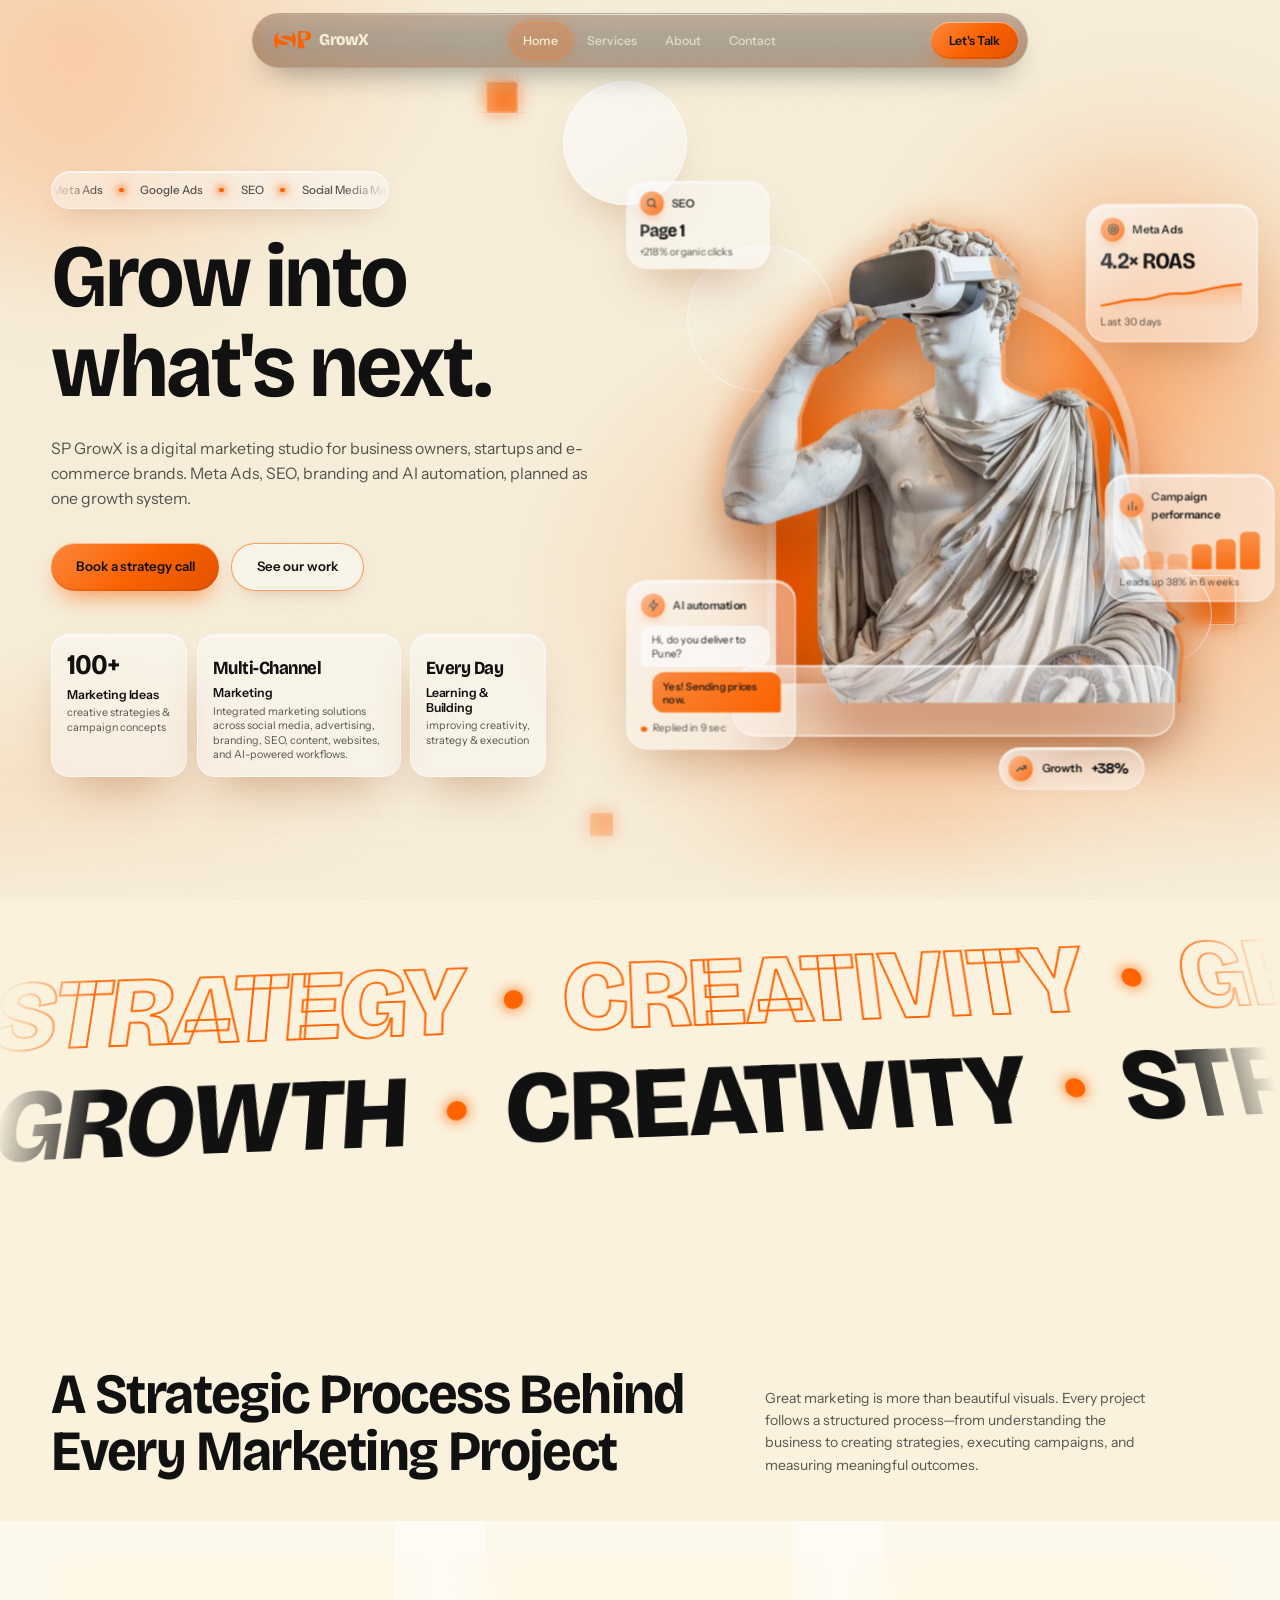
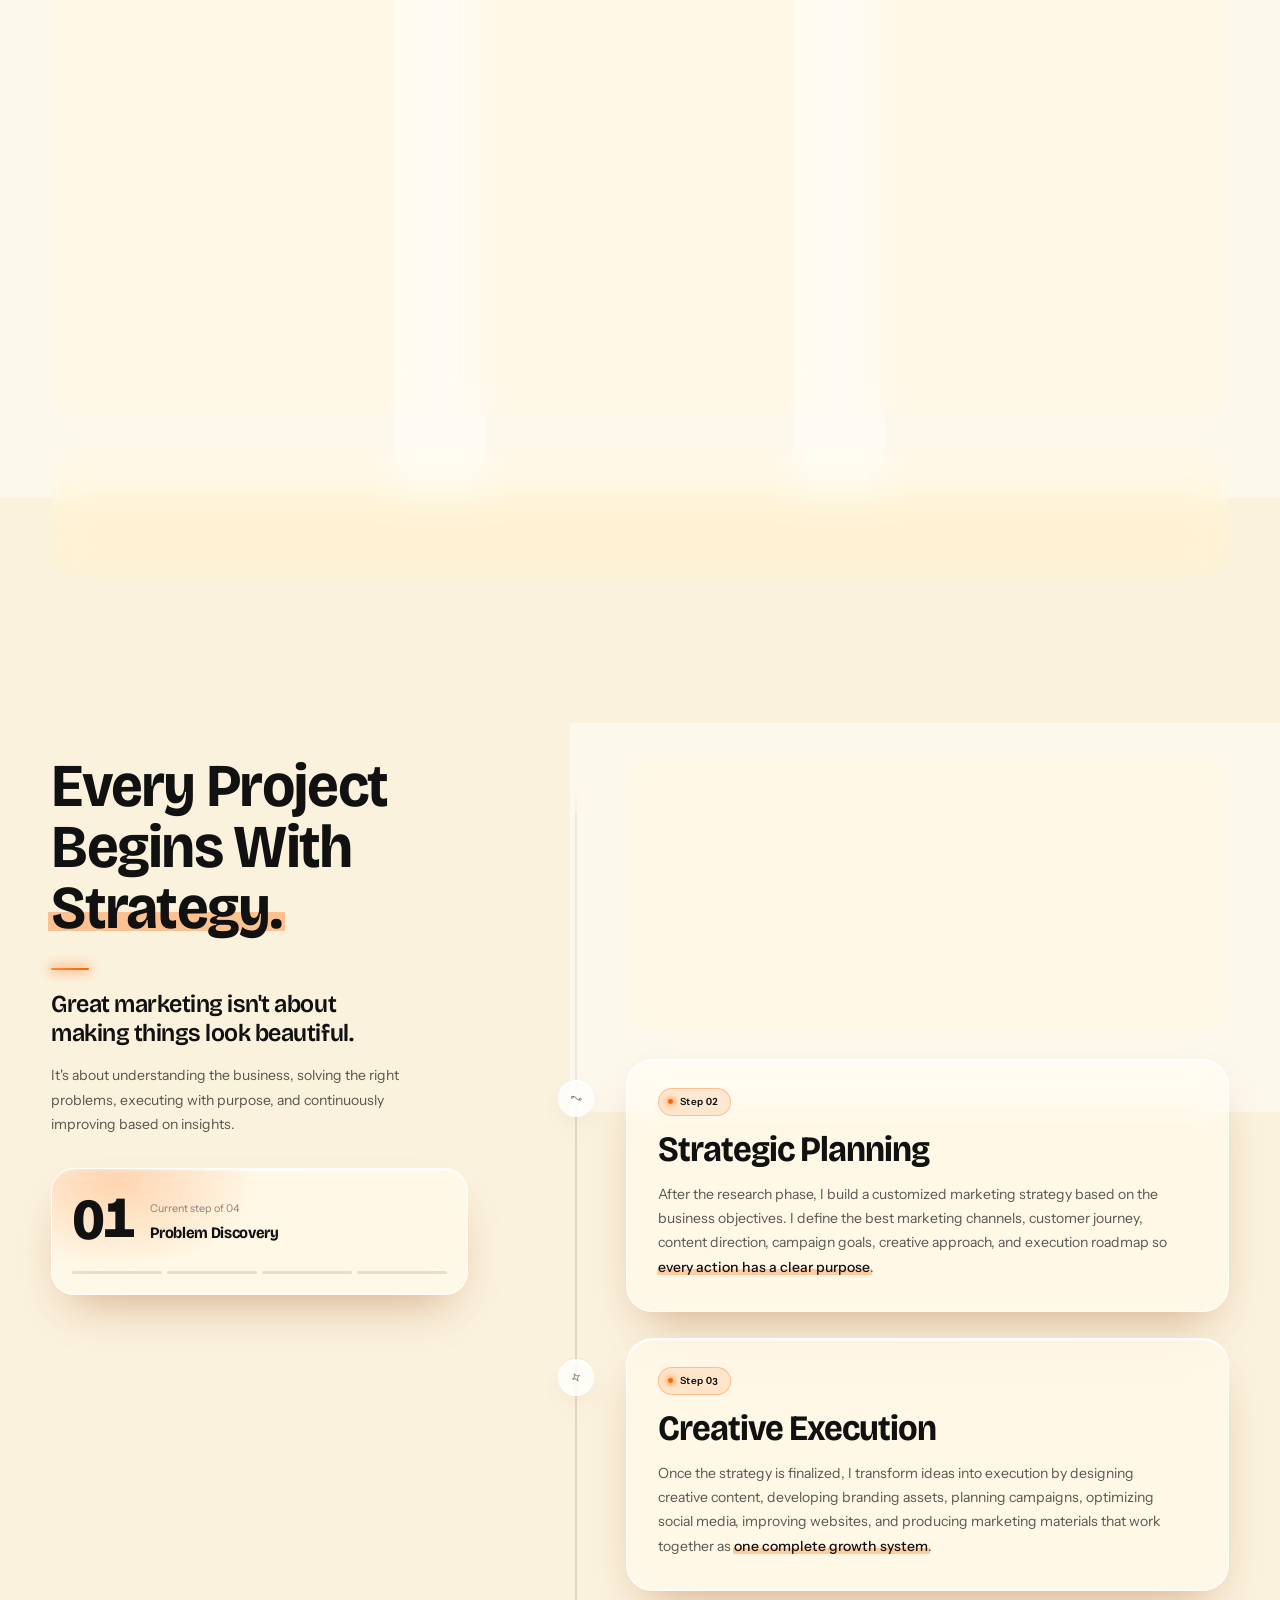
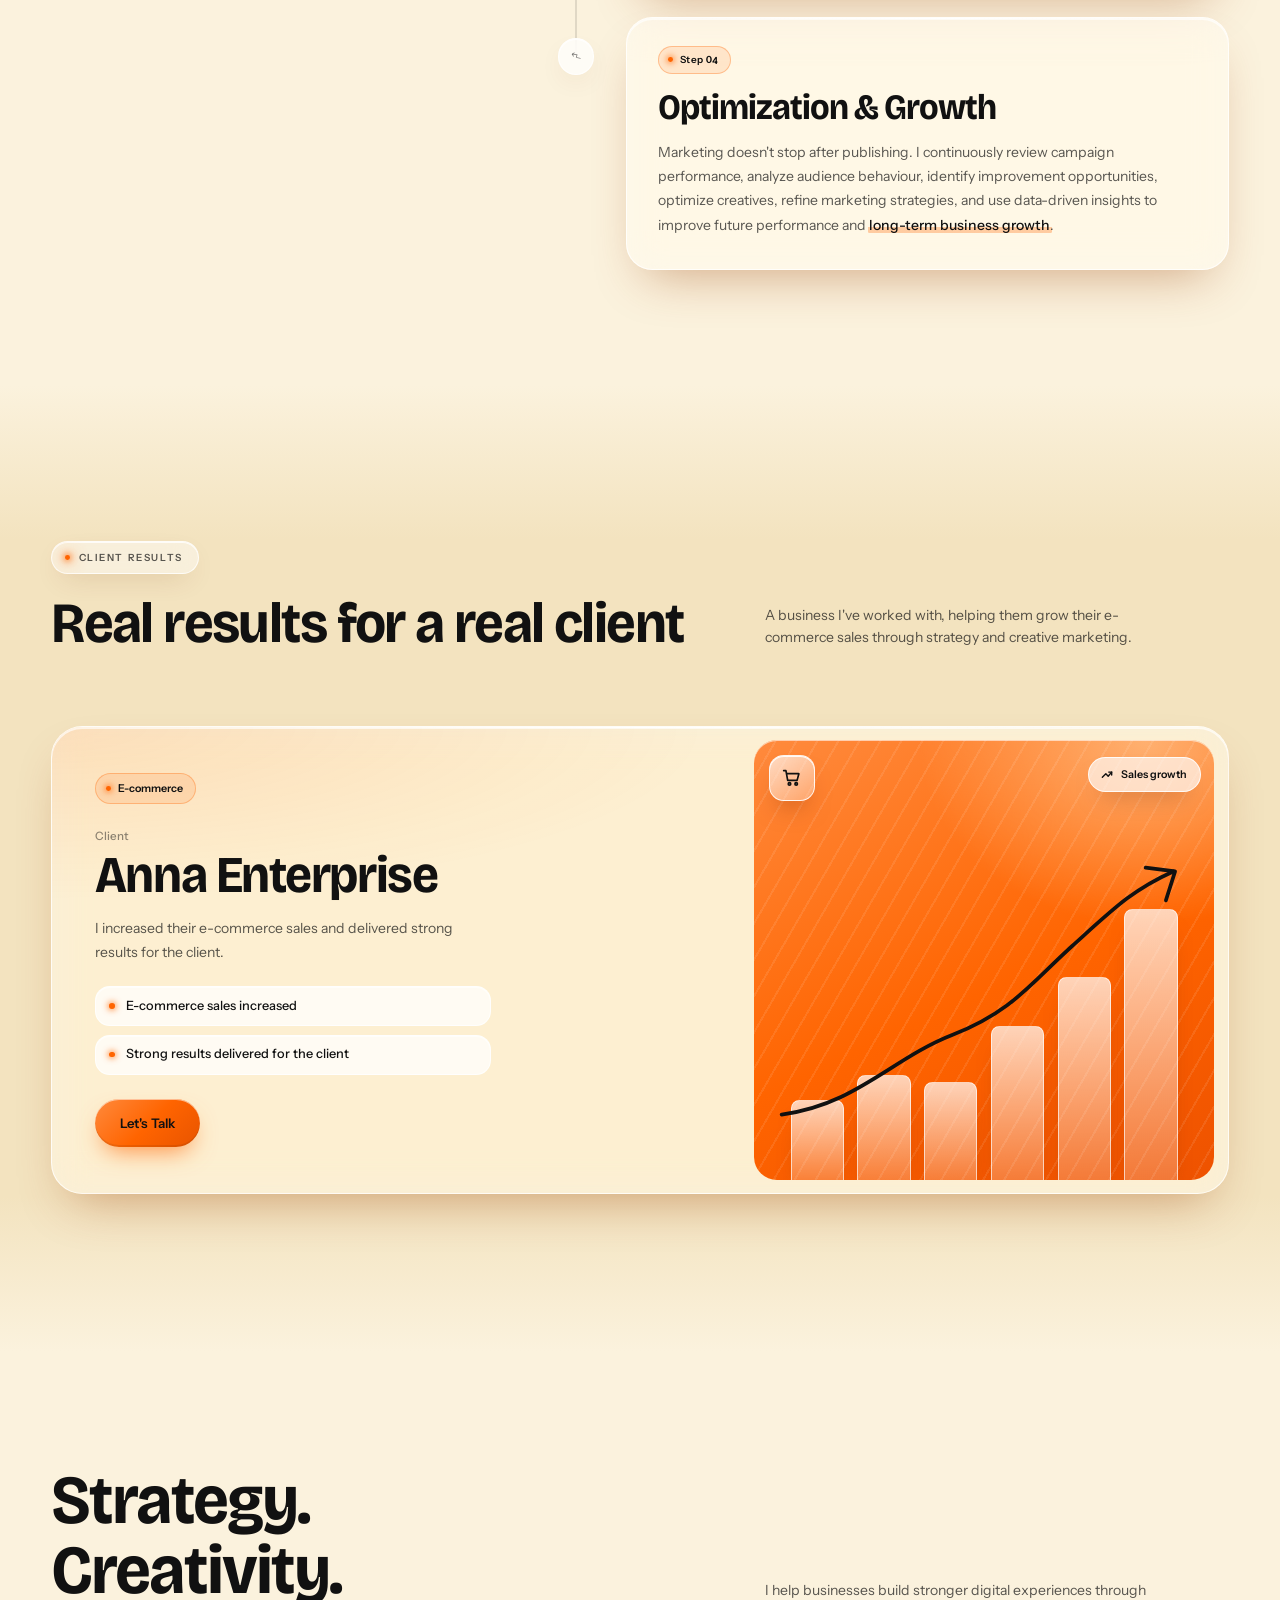
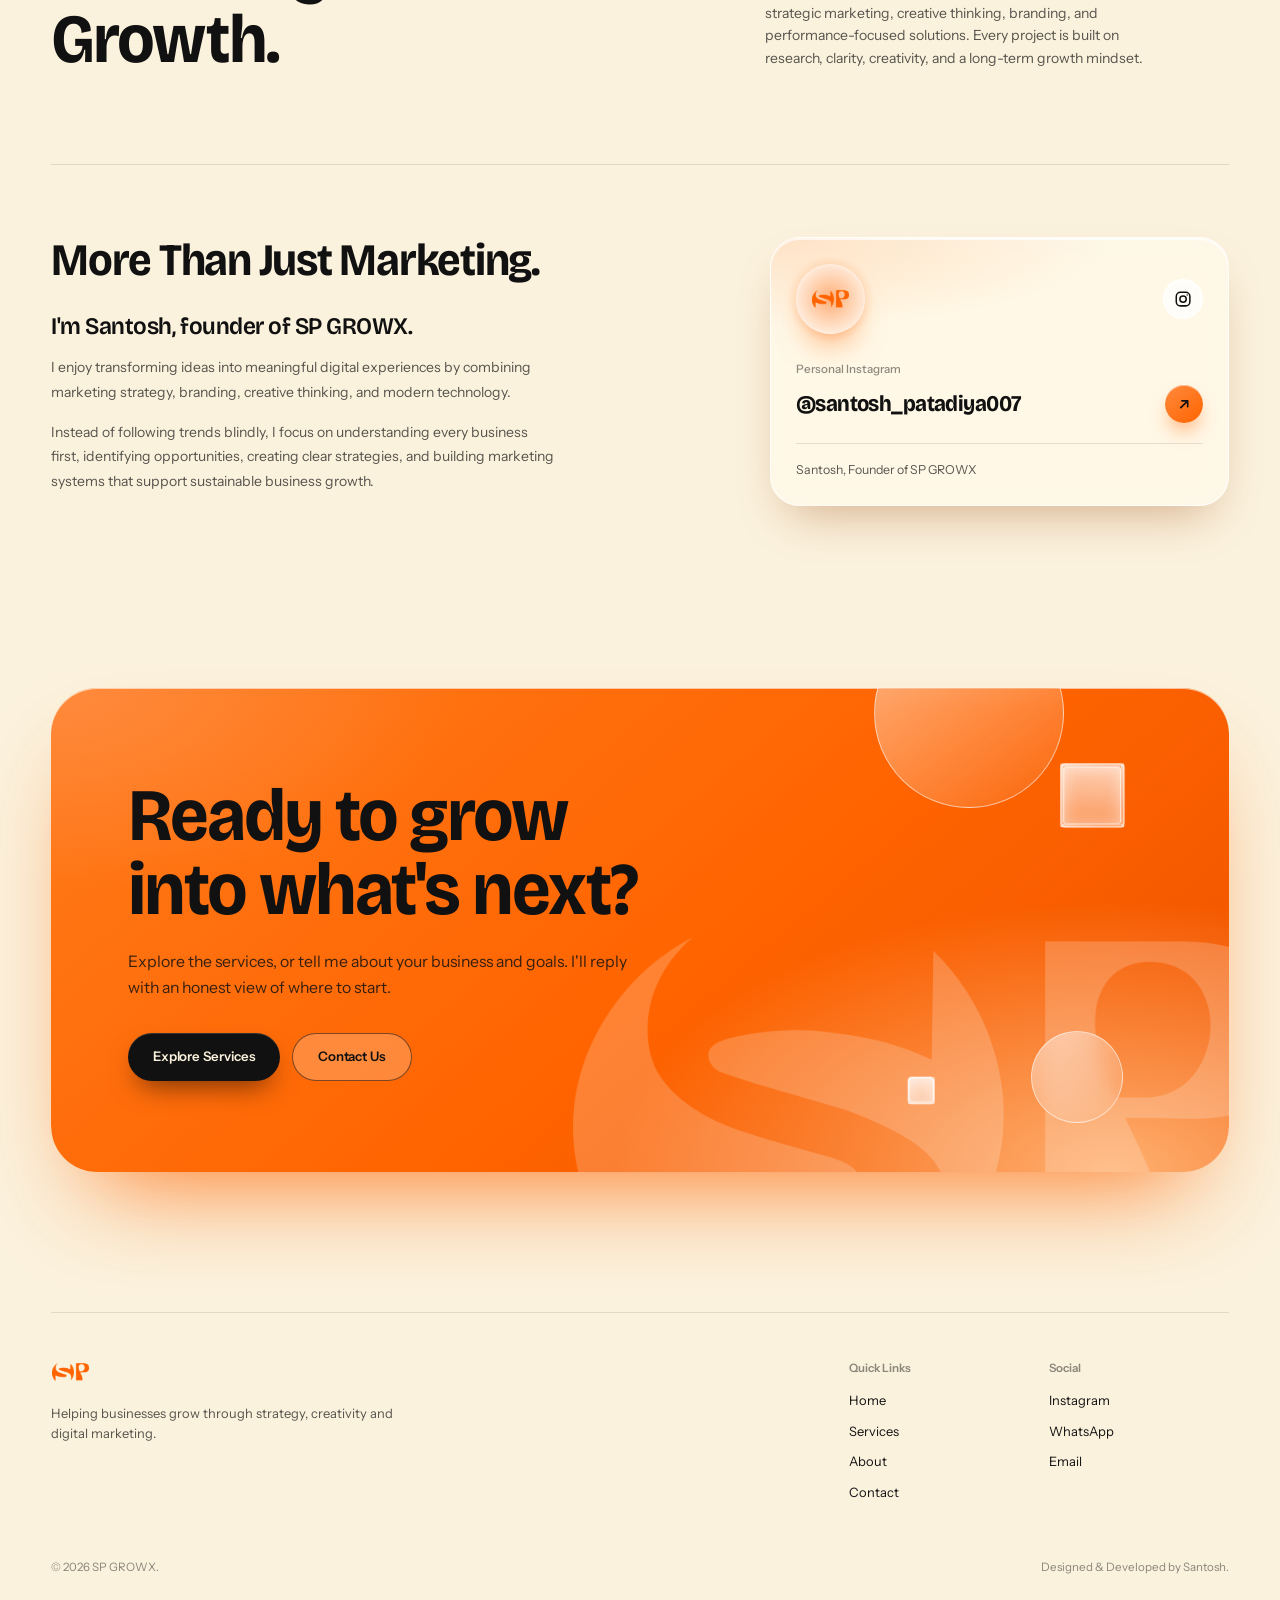
<file: index.html>
<!doctype html>
<html lang="en">
<head>
<meta charset="utf-8">
<meta name="viewport" content="width=device-width, initial-scale=1">
<title>SP GROWX | Digital Marketing, Branding & AI Automation</title>
<meta name="theme-color" content="#FF6400">
<meta name="description" content="SP GROWX is a digital marketing studio for business owners, startups and e-commerce brands. Meta Ads, SEO, branding, AI automation and website development planned as one growth system.">
<meta property="og:type" content="website">
<meta property="og:site_name" content="SP GROWX">
<meta property="og:title" content="SP GROWX | Digital Marketing, Branding & AI Automation">
<meta property="og:description" content="SP GROWX is a digital marketing studio for business owners, startups and e-commerce brands. Meta Ads, SEO, branding, AI automation and website development planned as one growth system.">
<link rel="icon" type="image/png" href="assets/images/favicon.png">
<link rel="apple-touch-icon" href="assets/images/apple-touch-icon.png">
<link rel="preconnect" href="https://fonts.googleapis.com">
<link rel="preconnect" href="https://fonts.gstatic.com" crossorigin>
<link href="https://fonts.googleapis.com/css2?family=Bricolage+Grotesque:opsz,wdth,wght@12..96,75..100,200..800&family=Instrument+Sans:wght@400;500;600&display=swap" rel="stylesheet">
<link rel="stylesheet" href="assets/css/style.css">
<script>(function(){var d=document.documentElement;d.classList.add('js');try{if(sessionStorage.getItem('spg-nav')){d.classList.add('nav-seen')}else{sessionStorage.setItem('spg-nav','1')}}catch(e){}})();</script>
<script src="assets/js/main.js" defer></script>
  <!-- Google tag (gtag.js) -->
<script async src="https://www.googletagmanager.com/gtag/js?id=G-EP1KW8PTTX"></script>
<script>
  window.dataLayer = window.dataLayer || [];
  function gtag(){dataLayer.push(arguments);}
  gtag('js', new Date());
  gtag('config', 'G-EP1KW8PTTX');
</script>

  <script type="text/javascript">
    (function(c,l,a,r,i,t,y){
        c[a]=c[a]||function(){(c[a].q=c[a].q||[]).push(arguments)};
        t=l.createElement(r);t.async=1;t.src="https://www.clarity.ms/tag/"+i;
        y=l.getElementsByTagName(r)[0];y.parentNode.insertBefore(t,y);
    })(window, document, "clarity", "script", "zef20zyx7j");
</script>

  <!-- Meta Pixel Code -->
<script>
!function(f,b,e,v,n,t,s)
{if(f.fbq)return;n=f.fbq=function(){n.callMethod?
n.callMethod.apply(n,arguments):n.queue.push(arguments)};
if(!f._fbq)f._fbq=n;n.push=n;n.loaded=!0;n.version='2.0';
n.queue=[];t=b.createElement(e);t.async=!0;
t.src=v;s=b.getElementsByTagName(e)[0];
s.parentNode.insertBefore(t,s)}(window, document,'script',
'https://connect.facebook.net/en_US/fbevents.js');
fbq('init', '1133868522913996');
fbq('track', 'PageView');
</script>
<noscript>
<img height="1" width="1" style="display:none"
src="https://www.facebook.com/tr?id=1133868522913996&ev=PageView&noscript=1"/>
</noscript>
<!-- End Meta Pixel Code -->
</head>
<body>
<a class="skip" href="#main">Skip to content</a>
<div class="sp-bar" aria-hidden="true"></div><div class="cglow" aria-hidden="true"></div>

<header class="nav-wrap">
  <nav class="nav" id="nav" aria-label="Primary">
    <a class="brand" href="index.html" aria-label="SP GROWX, home">
      <span class="brand-mark" role="img" aria-hidden="true"></span>
      <span class="brand-name">GrowX</span>
    </a>
    <ul class="nav-links" id="navlinks">
      <li class="nav-ind" id="navind" aria-hidden="true" style="list-style:none"></li>
      <li><a href="index.html" aria-current="page">Home</a></li>
      <li><a href="services.html">Services</a></li>
      <li><a href="about.html">About</a></li>
      <li><a href="contact.html">Contact</a></li>
    </ul>
    <a class="btn btn-primary btn-sm ripple-host magnetic" href="contact.html"><span>Let's Talk</span></a>
    <button class="nav-toggle" id="navtoggle" aria-expanded="false" aria-controls="mobilemenu" aria-label="Open menu"><i></i><i></i></button>
  </nav>
  <div class="mobile-menu" id="mobilemenu">
    <a class="m-link" href="index.html" aria-current="page">Home</a>
    <a class="m-link" href="services.html">Services</a>
    <a class="m-link" href="about.html">About</a>
    <a class="m-link" href="contact.html">Contact</a>
    <a class="btn btn-primary ripple-host" href="contact.html"><span>Let's Talk</span></a>
  </div>
</header>

<main id="main">
<!-- ================= HERO ================= -->
<section class="hero" id="top">
  <div class="hero-bg" aria-hidden="true">
    <span class="blob b1"></span><span class="blob b2"></span><span class="blob b3"></span>
    <span class="orb o1"></span>
    <span class="cube-pos " style="left:38%;top:9%" aria-hidden="true"><span class="cube3d" style="--s:2.4rem;--t:26s;animation-delay:-0s"><i class="f f1"></i><i class="f f2"></i><i class="f f3"></i><i class="f f4"></i><i class="f f5"></i><i class="f f6"></i></span></span><span class="cube-pos " style="right:3.5%;top:64%" aria-hidden="true"><span class="cube3d" style="--s:3.6rem;--t:32s;animation-delay:-6s"><i class="f f1"></i><i class="f f2"></i><i class="f f3"></i><i class="f f4"></i><i class="f f5"></i><i class="f f6"></i></span></span><span class="cube-pos " style="left:46%;bottom:7%" aria-hidden="true"><span class="cube3d" style="--s:1.9rem;--t:20s;animation-delay:-11s"><i class="f f1"></i><i class="f f2"></i><i class="f f3"></i><i class="f f4"></i><i class="f f5"></i><i class="f f6"></i></span></span>
  </div>
  <div class="hero-fade" aria-hidden="true"></div>

  <div class="container hero-grid">
    <div class="hero-copy">
      <div class="hm" role="region" aria-label="Services we offer">
        <div class="hm-view">
          <div class="hm-track">
            <ul class="hm-list"><li>Meta Ads</li><li>Google Ads</li><li>SEO</li><li>Social Media Marketing</li><li>Content Strategy</li><li>Branding</li><li>AI Automation</li><li>Performance Marketing</li><li>Lead Generation</li><li>Content Creation</li><li>Website Strategy</li><li>Analytics</li><li>Marketing Funnels</li><li>Conversion Optimization</li></ul>
            <ul class="hm-list" aria-hidden="true"><li>Meta Ads</li><li>Google Ads</li><li>SEO</li><li>Social Media Marketing</li><li>Content Strategy</li><li>Branding</li><li>AI Automation</li><li>Performance Marketing</li><li>Lead Generation</li><li>Content Creation</li><li>Website Strategy</li><li>Analytics</li><li>Marketing Funnels</li><li>Conversion Optimization</li></ul>
          </div>
        </div>
      </div>

      <h1 class="display">
        <span class="ln"><span style="--i:0">Grow into</span></span>
        <span class="ln"><span style="--i:1">what's next.</span></span>
      </h1>

      <p class="lede">SP GrowX is a digital marketing studio for business owners, startups and e-commerce brands. Meta Ads, SEO, branding and AI automation, planned as one growth system.</p>

      <div class="cta-row">
        <a class="btn btn-primary ripple-host magnetic" href="https://www.instagram.com/spgrowx" target="_blank" rel="noopener noreferrer"><span>Book a strategy call</span></a>
        <a class="btn btn-glass ripple-host magnetic" href="#work"><span>See our work</span></a>
      </div>

      <ul class="stats">
        <li class="stat"><b>100+</b><strong class="st">Marketing Ideas</strong><span>creative strategies &amp; campaign concepts</span></li>
        <li class="stat"><b class="txt">Multi-Channel</b><strong class="st">Marketing</strong><span>Integrated marketing solutions across social media, advertising, branding, SEO, content, websites, and AI-powered workflows.</span></li>
        <li class="stat"><b class="txt">Every Day</b><strong class="st">Learning &amp; Building</strong><span>improving creativity, strategy &amp; execution</span></li>
      </ul>
    </div>

    <!-- Stage -->
    <div class="stage" id="stage">
      <div class="stage3d">
      <div class="layer stage-glow" aria-hidden="true"></div>
      <div class="layer ring l-ring1" aria-hidden="true"></div>
      <div class="layer ring l-ring2" aria-hidden="true"></div>

      <div class="layer l-arch" aria-hidden="true"><div class="arch"><div class="arch-shine"></div></div></div>

      <div class="layer l-statue">
        <div class="statue-enter">
          <div class="statue" role="img" aria-label="A white marble Greek statue wearing a VR headset">
            <div class="statue-img"></div>
            <div class="statue-ambient"></div>
            <div class="statue-light"></div>
            <div class="statue-rim"></div>
          </div>
        </div>
      </div>

      <div class="layer l-plinth" aria-hidden="true"><div class="plinth"></div></div>

      <!-- floating glass cards (illustrative data) -->
      <div class="layer l-c1" aria-hidden="true" style="--d:-22">
        <div class="gc" style="--k:0;--dur:7s;--del:-1s">
          <div class="gc-head"><span class="gc-ico"><svg viewBox="0 0 24 24" fill="none" stroke="currentColor" stroke-width="2" stroke-linecap="round" stroke-linejoin="round"><circle cx="12" cy="12" r="9"/><circle cx="12" cy="12" r="4.5"/><circle cx="12" cy="12" r=".8" fill="currentColor"/></svg></span>Meta Ads</div>
          <div class="gc-val">4.2× ROAS</div>
          <svg class="gc-spark" viewBox="0 0 160 34" preserveAspectRatio="none" fill="none"><path d="M0 28 C20 26 26 20 44 21 S70 12 88 14 S120 6 160 3" stroke="#FF6400" stroke-width="2.5" stroke-linecap="round"/><path d="M0 28 C20 26 26 20 44 21 S70 12 88 14 S120 6 160 3 V34 H0Z" fill="url(#g1)" opacity=".5"/><defs><linearGradient id="g1" x1="0" y1="0" x2="0" y2="1"><stop stop-color="#FF6400" stop-opacity=".6"/><stop offset="1" stop-color="#FF6400" stop-opacity="0"/></linearGradient></defs></svg>
          <div class="gc-sub hide-s">Last 30 days</div>
        </div>
      </div>

      <div class="layer l-c2" aria-hidden="true">
        <div class="gc gc-compact" style="--k:1;--dur:8s;--del:-3s">
          <div class="gc-head"><span class="gc-ico"><svg viewBox="0 0 24 24" fill="none" stroke="currentColor" stroke-width="2.2" stroke-linecap="round"><circle cx="11" cy="11" r="6.5"/><path d="M20 20l-4.2-4.2"/></svg></span>SEO</div>
          <div class="gc-val">Page 1</div>
          <div class="gc-sub">+218% organic clicks</div>
        </div>
      </div>

      <div class="layer l-c3" aria-hidden="true">
        <div class="gc" style="--k:2;--dur:9s;--del:-2s">
          <div class="gc-head"><span class="gc-ico"><svg viewBox="0 0 24 24" fill="none" stroke="currentColor" stroke-width="2.2" stroke-linecap="round"><path d="M5 20V11M12 20V5M19 20v-7"/></svg></span>Campaign performance</div>
          <div class="gc-bars"><i style="height:34%"></i><i style="height:48%"></i><i style="height:42%"></i><i style="height:66%"></i><i style="height:80%"></i><i style="height:100%"></i></div>
          <div class="gc-sub hide-s">Leads up 38% in 6 weeks</div>
        </div>
      </div>

      <div class="layer l-c4" aria-hidden="true">
        <div class="gc" style="--k:3;--dur:8.5s;--del:-5s">
          <div class="gc-head"><span class="gc-ico"><svg viewBox="0 0 24 24" fill="none" stroke="currentColor" stroke-width="2" stroke-linecap="round" stroke-linejoin="round"><path d="M13 2L4 14h7l-1 8 9-12h-7z"/></svg></span>AI automation</div>
          <div class="gc-chat">
            <div class="bubble">Hi, do you deliver to Pune?</div>
            <div class="bubble me">Yes! Sending prices now.</div>
          </div>
          <div class="gc-sub" style="margin-top:8px"><span class="live"></span>Replied in 9 sec</div>
        </div>
      </div>

      <div class="layer l-c5" aria-hidden="true">
        <div class="gc gc-pill" style="--k:4;--dur:6.5s;--del:-2.5s">
          <span class="gc-ico"><svg viewBox="0 0 24 24" fill="none" stroke="currentColor" stroke-width="2.4" stroke-linecap="round" stroke-linejoin="round"><path d="M4 16l6-6 4 4 6-7"/><path d="M15 7h5v5"/></svg></span>Growth <b>+38%</b>
        </div>
      </div>
    </div>
    </div>
  </div>
</section>

<!-- ================= KINETIC BAND ================= -->
<section class="kband" aria-hidden="true">
  <div class="kb-row r1"><div class="kb-track"><span>Strategy</span><i></i><span>Creativity</span><i></i><span>Growth</span><i></i><span>Strategy</span><i></i><span>Creativity</span><i></i><span>Growth</span><i></i><span>Strategy</span><i></i><span>Creativity</span><i></i><span>Growth</span><i></i><span>Strategy</span><i></i><span>Creativity</span><i></i><span>Growth</span><i></i></div></div>
  <div class="kb-row r2"><div class="kb-track"><span>Growth</span><i></i><span>Creativity</span><i></i><span>Strategy</span><i></i><span>Growth</span><i></i><span>Creativity</span><i></i><span>Strategy</span><i></i><span>Growth</span><i></i><span>Creativity</span><i></i><span>Strategy</span><i></i><span>Growth</span><i></i><span>Creativity</span><i></i><span>Strategy</span><i></i></div></div>
</section>

<!-- ================= HOW I WORK ================= -->
<section class="hw" id="services" data-parallax>
  <div class="hw-bg" aria-hidden="true">
    <span class="pl" style="--d:30;left:-10%;top:6%"><span class="hb o" style="width:520px;height:520px"></span></span>
    <span class="pl" style="--d:-24;right:-8%;top:30%"><span class="hb p" style="width:480px;height:480px;animation-delay:-6s"></span></span>
    <span class="pl" style="--d:18;left:36%;bottom:-12%"><span class="hb o" style="width:460px;height:320px;animation-delay:-11s"></span></span>
  </div>
  <div class="container">
    <div class="hw-head">
      <div>
        <span class="hw-tag reveal"><i></i>HOW I WORK</span>
        <h2 class="display h2 reveal" style="--i:1">A Strategic Process Behind Every Marketing Project</h2>
      </div>
      <p class="lead reveal" style="--i:2">Great marketing is more than beautiful visuals. Every project follows a structured process—from understanding the business to creating strategies, executing campaigns, and measuring meaningful outcomes.</p>
    </div>

    <div class="hw-grid">
      <div class="hw-item reveal">
        <article class="hw-card">
          <div class="hw-ico"><svg viewBox="0 0 32 32" aria-hidden="true"><circle class="st" cx="16" cy="16" r="12.5"/><path class="st" d="M16 2.5v3M16 26.5v3M2.5 16h3M26.5 16h3"/><g class="ic-needle"><path class="or" d="M16 7.5l3.4 8.5h-6.8z"/><path class="st" d="M16 24.5l3.4-8.5h-6.8z"/></g><circle class="st" cx="16" cy="16" r="1.2" fill="var(--bg)"/></svg></div>
          <h3>Strategic Thinking</h3>
          <p>Every successful campaign begins with understanding the business. I research the market, analyze competitors, identify audience behavior, and define clear objectives before making creative decisions. Strategy always comes before execution.</p>
          <div class="ex"><span class="ex-l"><i></i>Example</span>
            <p><strong>A local café wanted more Instagram engagement.</strong> Instead of posting randomly, I analyzed competitors, identified customer interests, created a monthly content strategy, and planned campaigns around seasonal promotions.</p></div>
        </article>
      </div>
      <div class="hw-item reveal" style="--i:1">
        <article class="hw-card">
          <div class="hw-ico"><svg viewBox="0 0 32 32" aria-hidden="true"><path class="ic-bulb" d="M16 4.5a7.2 7.2 0 0 0-4.2 13v2.5h8.4V17.5A7.2 7.2 0 0 0 16 4.5z"/><path class="st" d="M16 4.5a7.2 7.2 0 0 0-4.2 13v2.5h8.4V17.5A7.2 7.2 0 0 0 16 4.5zM12.6 23.5h6.8M13.8 27h4.4"/><path class="os" d="M16 20v-5.2M14.2 12.6l1.8 2.2 1.8-2.2"/><g class="os"><path class="ic-ray" style="--r:0" d="M3.6 12.5h2.4"/><path class="ic-ray" style="--r:1" d="M6.4 5.6l1.8 1.8"/><path class="ic-ray" style="--r:2" d="M25.6 5.6l-1.8 1.8"/><path class="ic-ray" style="--r:3" d="M28.4 12.5H26"/></g></svg></div>
          <h3>Problem Solving</h3>
          <p>Every business faces unique marketing challenges. I identify the root cause, evaluate different solutions, and build practical marketing strategies based on business goals instead of assumptions.</p>
          <div class="ex"><span class="ex-l"><i></i>Example</span>
            <p><strong>A business was receiving profile visits but very few enquiries.</strong> I improved the content structure, optimized the call-to-action, simplified the customer journey, and redesigned the communication flow to encourage more conversions.</p></div>
        </article>
      </div>
      <div class="hw-item reveal" style="--i:2">
        <article class="hw-card">
          <div class="hw-ico"><svg viewBox="0 0 32 32" aria-hidden="true"><path class="st" d="M3.5 27.5h25"/><rect class="or ic-bar" style="--b:0" x="5.5" y="18" width="5" height="9" rx="1.6"/><rect class="or ic-bar" style="--b:1" x="13.5" y="13" width="5" height="14" rx="1.6" opacity=".85"/><rect class="or ic-bar" style="--b:2" x="21.5" y="8" width="5" height="19" rx="1.6" opacity=".7"/><path class="st ic-trend" pathLength="1" d="M4.5 12.5l7-5 5 3.5 10.5-7.5M22 3.5h5v5"/></svg></div>
          <h3>Measurable Results</h3>
          <p>Marketing should always be measurable. I define clear KPIs, monitor campaign performance, analyze user behavior, and continuously improve strategies using real data and insights.</p>
          <div class="ex"><span class="ex-l"><i></i>Example</span>
            <p>Project performance is tracked using engagement, reach, impressions, click-through rate, website traffic, conversions, and audience growth to understand what works and what should be improved.</p></div>
        </article>
      </div>
      <div class="hw-item hw-wide reveal" style="--i:3">
        <article class="hw-card">
          <div class="hw-ico"><svg viewBox="0 0 32 32" aria-hidden="true"><rect class="st" x="3.5" y="5.5" width="25" height="21" rx="4"/><path class="st" d="M3.5 11.5h25"/><circle class="or" cx="7.6" cy="8.5" r="1"/><circle class="or" cx="11.2" cy="8.5" r="1" opacity=".55"/><rect class="or ic-ln" style="--l:0" x="8" y="15.2" width="9.5" height="2.6" rx="1.3"/><rect class="ink ic-ln" style="--l:1" x="8" y="20" width="16" height="2.2" rx="1.1"/></svg></div>
          <div class="wtxt">
            <h3>Pricing &amp; Service</h3>
            <p>Modern, responsive and high-performance business websites designed for speed, user experience, SEO and conversions.</p>
          </div>
          <a class="btn btn-primary ripple-host magnetic" href="https://spgrowx.github.io/SPGROWX/" target="_blank" rel="noopener noreferrer" aria-label="Visit live website (opens in a new tab)"><span class="with-ic"><svg viewBox="0 0 24 24" fill="none" stroke="currentColor" stroke-width="2" stroke-linecap="round" stroke-linejoin="round" aria-hidden="true"><circle cx="12" cy="12" r="9"/><path d="M3 12h18M12 3c2.6 2.7 3.8 5.700 3.800 9S14.600 18.300 12 21c-2.600-2.700-3.800-5.700-3.800-9S9.400 5.700 12 3z"/></svg>Visit Live Website</span></a>
        </article>
      </div>
    </div>
  </div>
</section>

<!-- ================= EVERY PROJECT BEGINS WITH STRATEGY ================= -->
<section class="proc section" id="process" data-parallax style="padding-bottom:clamp(72px,9vw,140px)">
  <div class="hw-bg" aria-hidden="true">
    <span class="pl" style="--d:-26;right:-10%;top:4%"><span class="hb o" style="width:540px;height:540px;animation-delay:-3s"></span></span>
    <span class="pl" style="--d:22;left:-8%;bottom:6%"><span class="hb p" style="width:460px;height:460px;animation-delay:-9s"></span></span>
    <span class="pl" style="--d:16;right:12%;top:46%"><span class="hb o" style="width:380px;height:380px;animation-delay:-13s;opacity:.7"></span></span>
  </div>
  <div class="container proc-grid">
    <div class="proc-side">
      <h2 class="display h2 reveal">Every Project Begins With <span class="hl">Strategy.</span></h2>
      <div class="reveal" style="--i:1">
        <span class="proc-rule" aria-hidden="true"></span>
        <p class="proc-quote">Great marketing isn't about making things look beautiful.</p>
        <p class="proc-body">It's about understanding the business, solving the right problems, executing with purpose, and continuously improving based on insights.</p>
      </div>
      <div class="ctr-wrap reveal" style="--i:2" aria-hidden="true">
        <div class="ctr">
          <div class="ctr-row">
            <div class="ctr-num"><span>0</span><span class="roll"><span class="roll-strip" id="ctrn" style="--n:0"><i>1</i><i>2</i><i>3</i><i>4</i></span></span></div>
            <div class="ctr-txt"><span class="ctr-lab">Current step of 04</span><span class="ctr-name"><span class="roll"><span class="roll-strip" id="ctrm" style="--n:0"><i>Problem Discovery</i><i>Strategic Planning</i><i>Creative Execution</i><i>Optimization &amp; Growth</i></span></span></span></div>
          </div>
          <div class="ctr-bars"><i></i><i></i><i></i><i></i></div>
        </div>
      </div>
    </div>

    <ol class="tl" id="tl">
      <li class="tl-item reveal"><span class="tl-line" aria-hidden="true"></span><span class="tl-node" aria-hidden="true"><svg viewBox="0 0 24 24" aria-hidden="true"><circle cx="10.5" cy="10.5" r="6"/><path d="M15 15l5 5"/></svg></span>
        <article class="tl-card"><span class="gloss" aria-hidden="true"></span>
          <span class="tl-step rv" style="--k:0" aria-label="Step 01"><i></i><span class="stp" aria-hidden="true"><span>Step 0</span><span class="roll"><span class="roll-strip" style="--n:1"><i>0</i><i>1</i><i>2</i><i>3</i><i>4</i></span></span></span></span>
          <h3 class="rv" style="--k:1">Problem Discovery</h3>
          <p class="rv" style="--k:2">Instead of jumping into design or advertising, I begin by understanding the business from every angle. I analyze business goals, research competitors, study the target audience, identify pain points, review the current digital presence, and uncover growth opportunities. This research creates <mark class="mk">the foundation for every marketing decision</mark>.</p></article></li>
      <li class="tl-item reveal"><span class="tl-line" aria-hidden="true"></span><span class="tl-node" aria-hidden="true"><svg viewBox="0 0 24 24" aria-hidden="true"><circle cx="6" cy="18" r="2"/><circle cx="18" cy="6" r="2"/><path d="M6 16c0-6 12-2 12-8"/></svg></span>
        <article class="tl-card"><span class="gloss" aria-hidden="true"></span>
          <span class="tl-step rv" style="--k:0" aria-label="Step 02"><i></i><span class="stp" aria-hidden="true"><span>Step 0</span><span class="roll"><span class="roll-strip" style="--n:2"><i>0</i><i>1</i><i>2</i><i>3</i><i>4</i></span></span></span></span>
          <h3 class="rv" style="--k:1">Strategic Planning</h3>
          <p class="rv" style="--k:2">After the research phase, I build a customized marketing strategy based on the business objectives. I define the best marketing channels, customer journey, content direction, campaign goals, creative approach, and execution roadmap so <mark class="mk">every action has a clear purpose</mark>.</p></article></li>
      <li class="tl-item reveal"><span class="tl-line" aria-hidden="true"></span><span class="tl-node" aria-hidden="true"><svg viewBox="0 0 24 24" aria-hidden="true"><path d="M12 3l2.2 6.3L20.5 11.5 14.2 13.7 12 20l-2.2-6.3L3.5 11.5 9.8 9.3z"/></svg></span>
        <article class="tl-card"><span class="gloss" aria-hidden="true"></span>
          <span class="tl-step rv" style="--k:0" aria-label="Step 03"><i></i><span class="stp" aria-hidden="true"><span>Step 0</span><span class="roll"><span class="roll-strip" style="--n:3"><i>0</i><i>1</i><i>2</i><i>3</i><i>4</i></span></span></span></span>
          <h3 class="rv" style="--k:1">Creative Execution</h3>
          <p class="rv" style="--k:2">Once the strategy is finalized, I transform ideas into execution by designing creative content, developing branding assets, planning campaigns, optimizing social media, improving websites, and producing marketing materials that work together as <mark class="mk">one complete growth system</mark>.</p></article></li>
      <li class="tl-item reveal"><span class="tl-line" aria-hidden="true"></span><span class="tl-node" aria-hidden="true"><svg viewBox="0 0 24 24" aria-hidden="true"><path d="M4 17l6-6 4 4 6-8"/><path d="M15 7h5v5"/></svg></span>
        <article class="tl-card"><span class="gloss" aria-hidden="true"></span>
          <span class="tl-step rv" style="--k:0" aria-label="Step 04"><i></i><span class="stp" aria-hidden="true"><span>Step 0</span><span class="roll"><span class="roll-strip" style="--n:4"><i>0</i><i>1</i><i>2</i><i>3</i><i>4</i></span></span></span></span>
          <h3 class="rv" style="--k:1">Optimization &amp; Growth</h3>
          <p class="rv" style="--k:2">Marketing doesn't stop after publishing. I continuously review campaign performance, analyze audience behaviour, identify improvement opportunities, optimize creatives, refine marketing strategies, and use data-driven insights to improve future performance and <mark class="mk">long-term business growth</mark>.</p></article></li>
    </ol>
  </div>
</section>

<!-- ================= CLIENT RESULTS ================= -->
<section class="section work" id="work" data-parallax aria-labelledby="work-h">
  <div class="hw-bg" aria-hidden="true">
    <span class="pl" style="--d:-28;right:-8%;top:6%"><span class="hb o" style="width:520px;height:520px;animation-delay:-4s"></span></span>
    <span class="pl" style="--d:24;left:-10%;bottom:8%"><span class="hb p" style="width:500px;height:500px;animation-delay:-10s"></span></span>
  </div>
  <div class="container">
    <div class="hw-head">
      <div>
        <span class="hw-tag reveal"><i></i>CLIENT RESULTS</span>
        <h2 class="display h2 reveal" style="--i:1" id="work-h">Real results for a real client</h2>
      </div>
      <p class="lead reveal" style="--i:2">A business I've worked with, helping them grow their e-commerce sales through strategy and creative marketing.</p>
    </div>

    <div class="rsw reveal" style="--i:1">
      <article class="rs-card">
        <div class="rs-copy">
          <span class="rs-ind"><i></i>E-commerce</span>
          <p class="rs-lab">Client</p>
          <h3>Anna Enterprise</h3>
          <p class="rs-lead">I increased their e-commerce sales and delivered strong results for the client.</p>
          <ul class="rs-pts">
            <li>E-commerce sales increased</li>
            <li>Strong results delivered for the client</li>
          </ul>
          <a class="btn btn-primary ripple-host magnetic" href="contact.html"><span>Let's Talk</span></a>
        </div>
        <div class="rs-vis" aria-hidden="true">
          <span class="rs-cart"><svg viewBox="0 0 24 24" aria-hidden="true"><path d="M3 4h2.5l2 11h10.5L20 7.500H7"/><circle cx="9.500" cy="19" r="1.400"/><circle cx="17" cy="19" r="1.400"/></svg></span>
          <span class="rs-chip"><svg viewBox="0 0 24 24" aria-hidden="true"><path d="M4 16l6-6 4 4 6-7"/><path d="M15 7h5v5"/></svg>Sales growth</span>
          <div class="rs-bars"><i style="--h:26%;--b:0"></i><i style="--h:34%;--b:1"></i><i style="--h:32%;--b:2"></i><i style="--h:50%;--b:3"></i><i style="--h:66%;--b:4"></i><i style="--h:88%;--b:5"></i></div>
          <svg class="rs-trend" viewBox="0 0 500 400" preserveAspectRatio="none"><path class="ln" pathLength="1" d="M30 330 C110 320 150 270 215 245 S300 190 345 150 S410 90 455 70"/><path class="hd" d="M425 66l32 4-10 31"/></svg>
        </div>
      </article>
    </div>
  </div>
</section>

<!-- ================= ABOUT ================= -->
<section class="about" id="about" data-parallax>
  <div class="hw-bg" aria-hidden="true">
    <span class="pl" style="--d:26;left:-10%;top:4%"><span class="hb o" style="width:500px;height:500px;animation-delay:-5s"></span></span>
    <span class="pl" style="--d:-22;right:-8%;bottom:6%"><span class="hb p" style="width:480px;height:480px;animation-delay:-12s"></span></span>
  </div>
  <div class="container">
    <div class="hw-head ab-head">
      <h2 class="display h2"><span class="ln reveal">Strategy.</span><span class="ln reveal" style="--i:1">Creativity.</span><span class="ln reveal" style="--i:2">Growth.</span></h2>
      <p class="lead reveal" style="--i:3">I help businesses build stronger digital experiences through strategic marketing, creative thinking, branding, and performance-focused solutions. Every project is built on research, clarity, creativity, and a long-term growth mindset.</p>
    </div>

    <div class="ab-grid">
      <div class="ab-copy">
        <h3 class="display ab-h reveal">More Than Just Marketing.</h3>
        <p class="ab-lead reveal" style="--i:1">I'm Santosh, founder of SP GROWX.</p>
        <p class="ab-p reveal" style="--i:2">I enjoy transforming ideas into meaningful digital experiences by combining marketing strategy, branding, creative thinking, and modern technology.</p>
        <p class="ab-p reveal" style="--i:3">Instead of following trends blindly, I focus on understanding every business first, identifying opportunities, creating clear strategies, and building marketing systems that support sustainable business growth.</p>
      </div>
      <div class="ab-side reveal" style="--i:2">
        <a class="ab-card" href="https://www.instagram.com/santosh_patadiya007/" target="_blank" rel="noopener noreferrer" aria-label="Santosh's personal Instagram, @santosh_patadiya007 (opens in a new tab)">
          <div class="ab-top"><span class="ab-av" aria-hidden="true"><i></i></span><span class="ab-ig" aria-hidden="true"><svg viewBox="0 0 24 24" fill="none" stroke="currentColor" stroke-width="2" stroke-linecap="round" stroke-linejoin="round" aria-hidden="true"><rect x="3" y="3" width="18" height="18" rx="5.5"/><circle cx="12" cy="12" r="4.2"/><circle cx="17.4" cy="6.6" r=".9" fill="currentColor" stroke="none"/></svg></span></div>
          <p class="ab-lab">Personal Instagram</p>
          <div class="ab-row"><span class="ab-handle">@santosh_patadiya007</span><span class="ab-go" aria-hidden="true"><svg viewBox="0 0 24 24" fill="none" stroke="currentColor" stroke-width="2.4" stroke-linecap="round" stroke-linejoin="round" aria-hidden="true"><path d="M7 17L17 7M8.5 7H17v8.5"/></svg></span></div>
          <p class="ab-role">Santosh, Founder of SP GROWX</p>
        </a>
      </div>
    </div>
  </div>
</section>

<!-- ================= CALL TO ACTION ================= -->
<section class="cta" data-parallax aria-labelledby="cta-h">
  <div class="container">
    <div class="cta-panel reveal">
      <span class="cta-mark" aria-hidden="true"></span>
      <span class="cube-pos cube-w" style="right:9%;top:16%" aria-hidden="true"><span class="cube3d" style="--s:4.6rem;--t:30s;animation-delay:-3s"><i class="f f1"></i><i class="f f2"></i><i class="f f3"></i><i class="f f4"></i><i class="f f5"></i><i class="f f6"></i></span></span><span class="cube-pos cube-w" style="right:25%;bottom:14%" aria-hidden="true"><span class="cube3d" style="--s:2rem;--t:22s;animation-delay:-9s"><i class="f f1"></i><i class="f f2"></i><i class="f f3"></i><i class="f f4"></i><i class="f f5"></i><i class="f f6"></i></span></span>
      <span class="pl" style="--d:-30;right:14%;top:-70px" aria-hidden="true"><span class="ct-orb" style="width:190px;height:190px"></span></span>
      <span class="pl" style="--d:22;right:9%;bottom:10%" aria-hidden="true"><span class="ct-orb" style="width:92px;height:92px;animation-delay:-4s"></span></span>
      <h2 class="display" id="cta-h">Ready to grow into what's next?</h2>
      <p>Explore the services, or tell me about your business and goals. I'll reply with an honest view of where to start.</p>
      <div class="cta-actions">
        <a class="btn btn-ink ripple-host magnetic" href="services.html"><span>Explore Services</span></a>
        <a class="btn btn-glass-on-orange ripple-host magnetic" href="contact.html"><span>Contact Us</span></a>
      </div>
    </div>
  </div>
</section>
</main>

<footer class="footer" id="footer">
  <div class="container">
    <div class="foot-grid">
      <div class="foot-about">
        <a class="brand" href="index.html" aria-label="SP GROWX, home"><span class="brand-mark" role="img" aria-hidden="true"></span><span class="brand-name">GrowX</span></a>
        <p>Helping businesses grow through strategy, creativity and digital marketing.</p>
      </div>
      <div class="foot-cols">
        <div><h3>Quick Links</h3><ul><li><a href="index.html">Home</a></li><li><a href="services.html">Services</a></li><li><a href="about.html">About</a></li><li><a href="contact.html">Contact</a></li></ul></div>
        <div><h3>Social</h3><ul><li><a href="https://www.instagram.com/spgrowx/" target="_blank" rel="noopener noreferrer">Instagram</a></li><li><a href="https://wa.me/916354814102" target="_blank" rel="noopener noreferrer">WhatsApp</a></li><li><a href="mailto:spgrowx@gmail.com">Email</a></li></ul></div>
      </div>
    </div>
    <div class="legal"><span>&copy; 2026 SP GROWX.</span><span>Designed &amp; Developed by Santosh.</span></div>
  </div>
</footer>

</body>
</html>
</file>
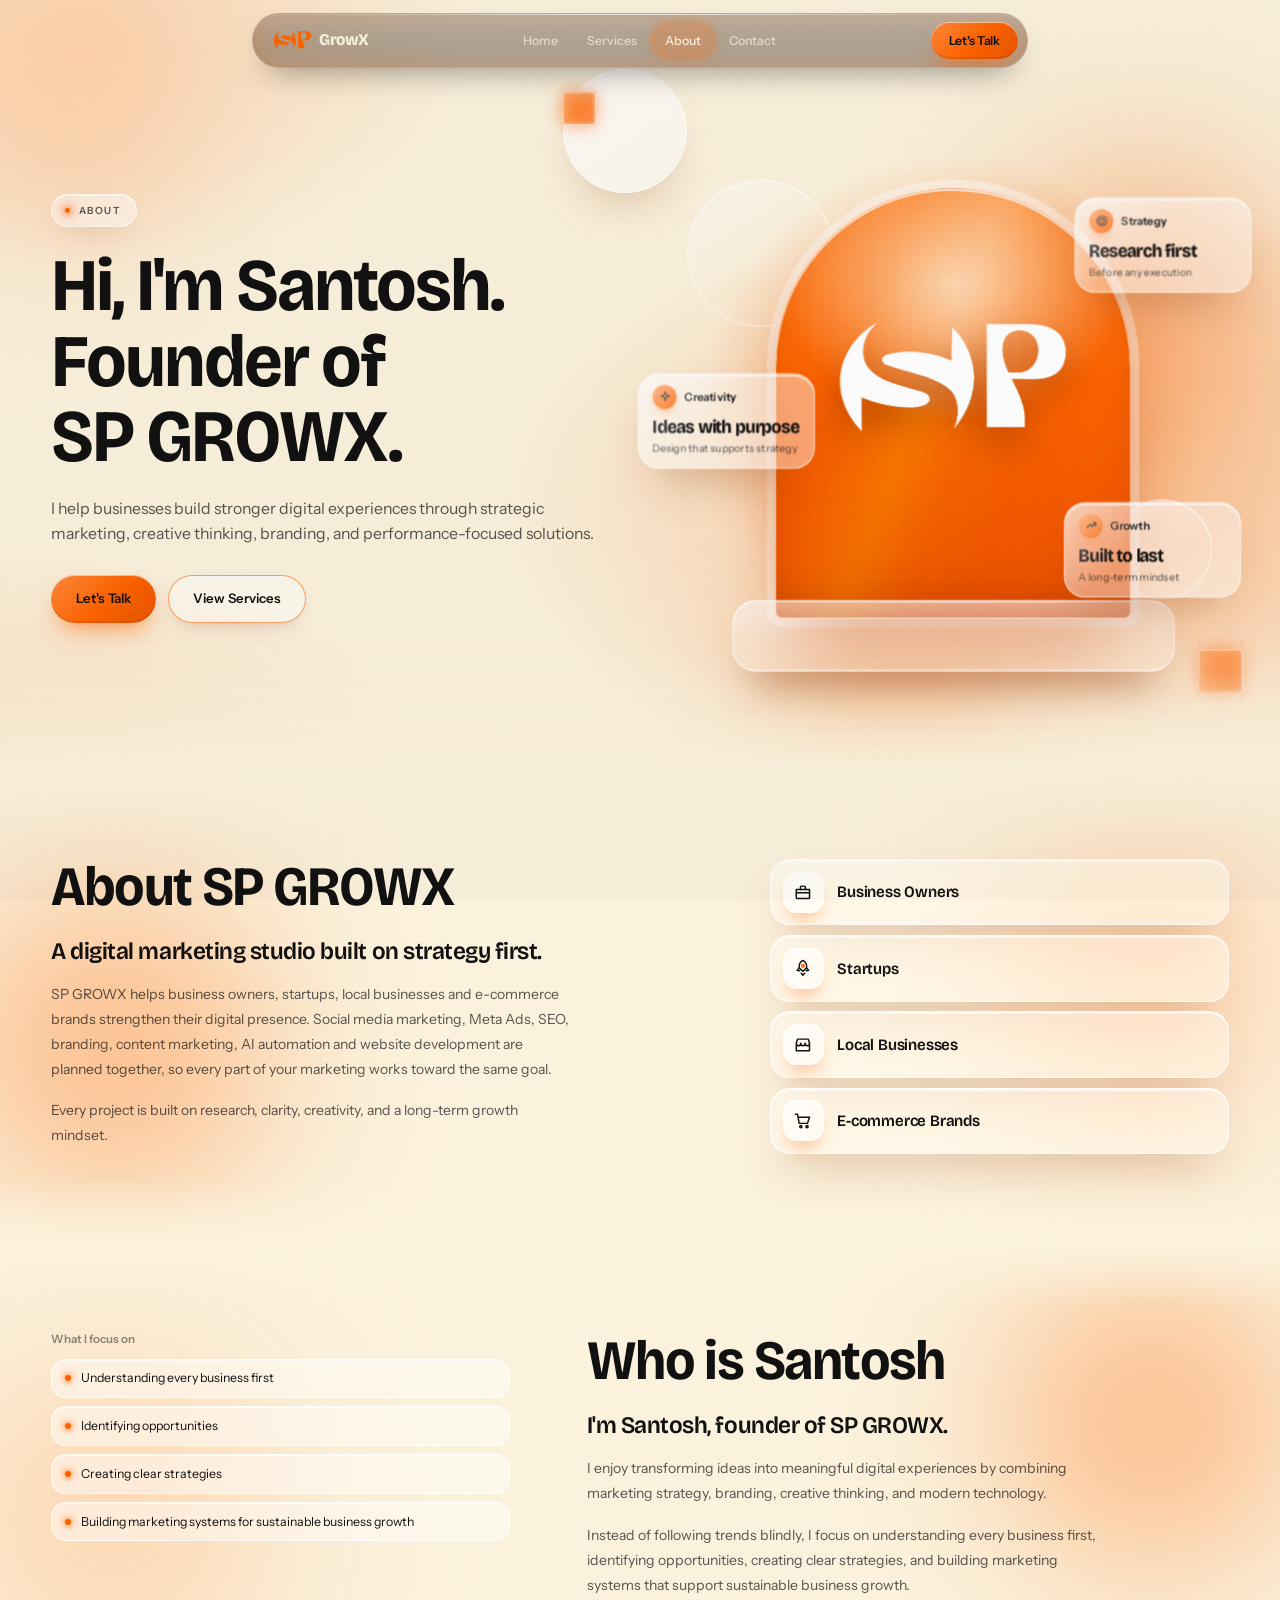
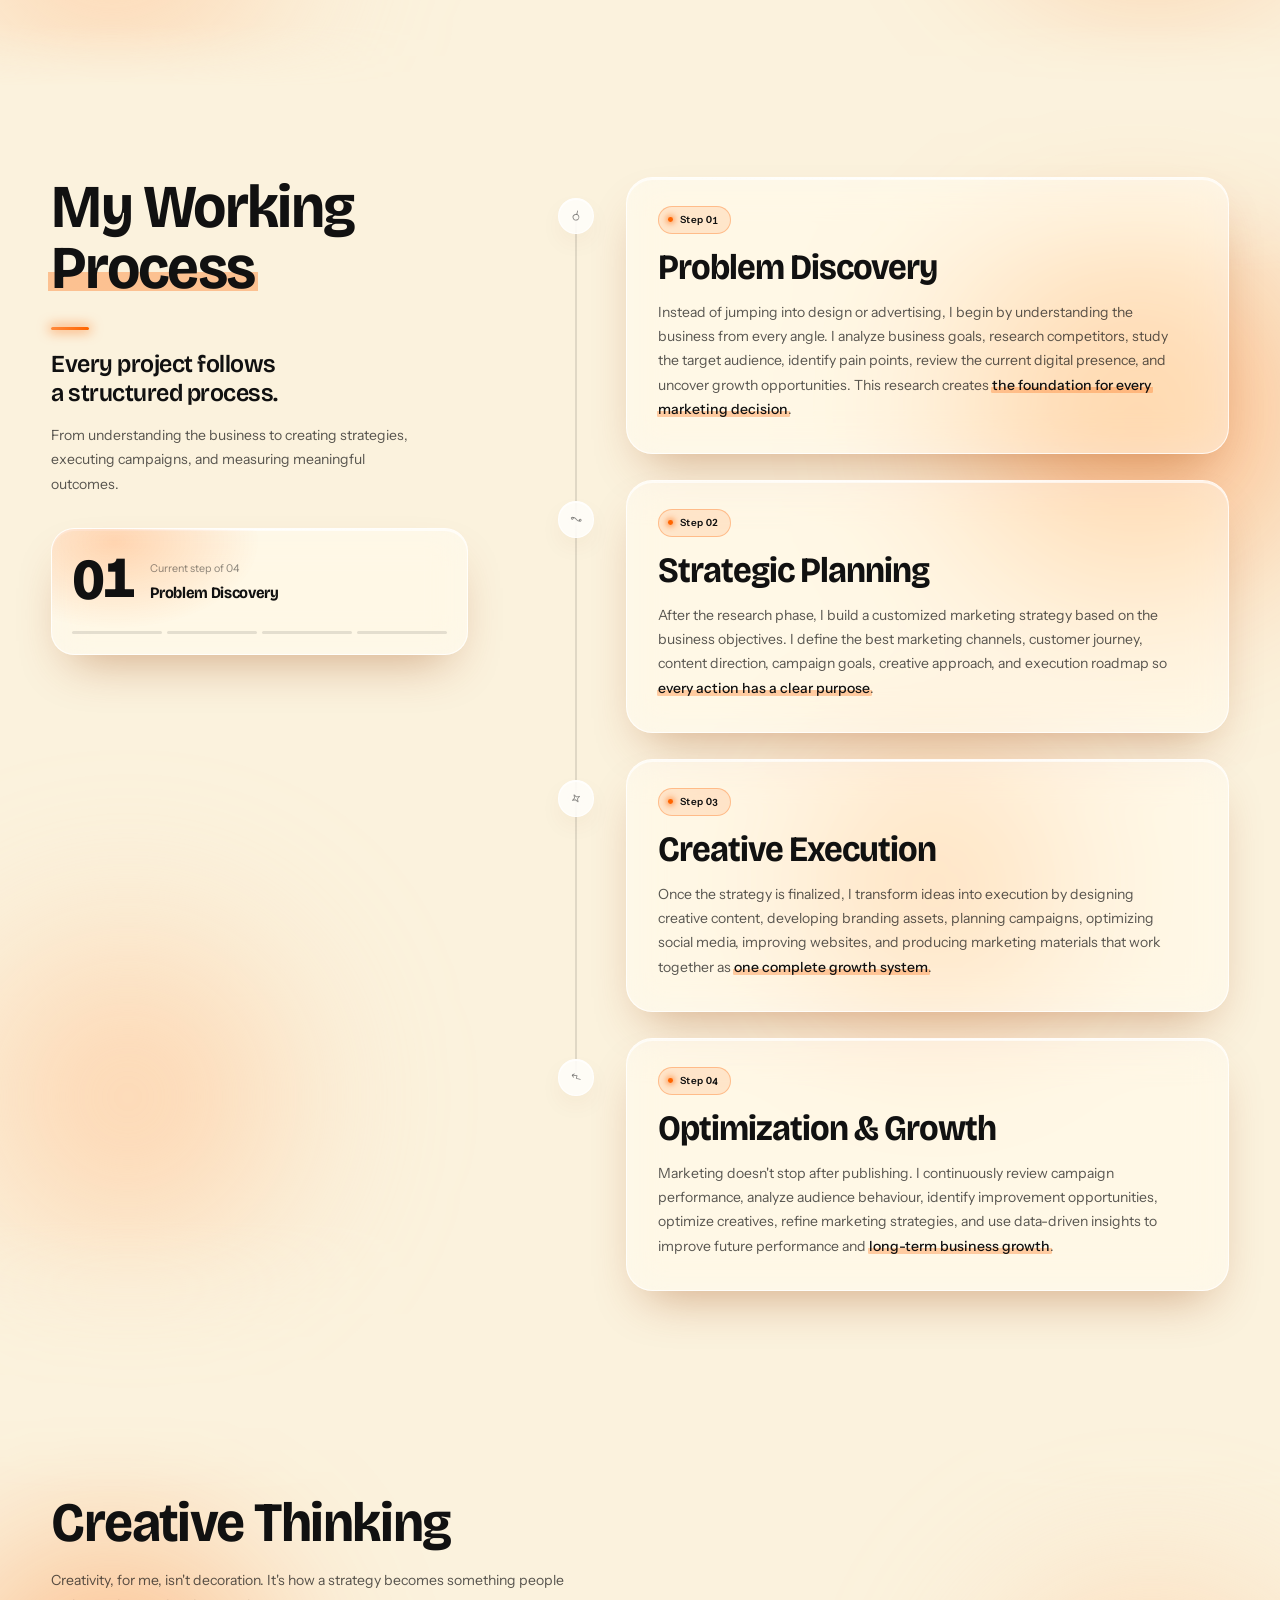
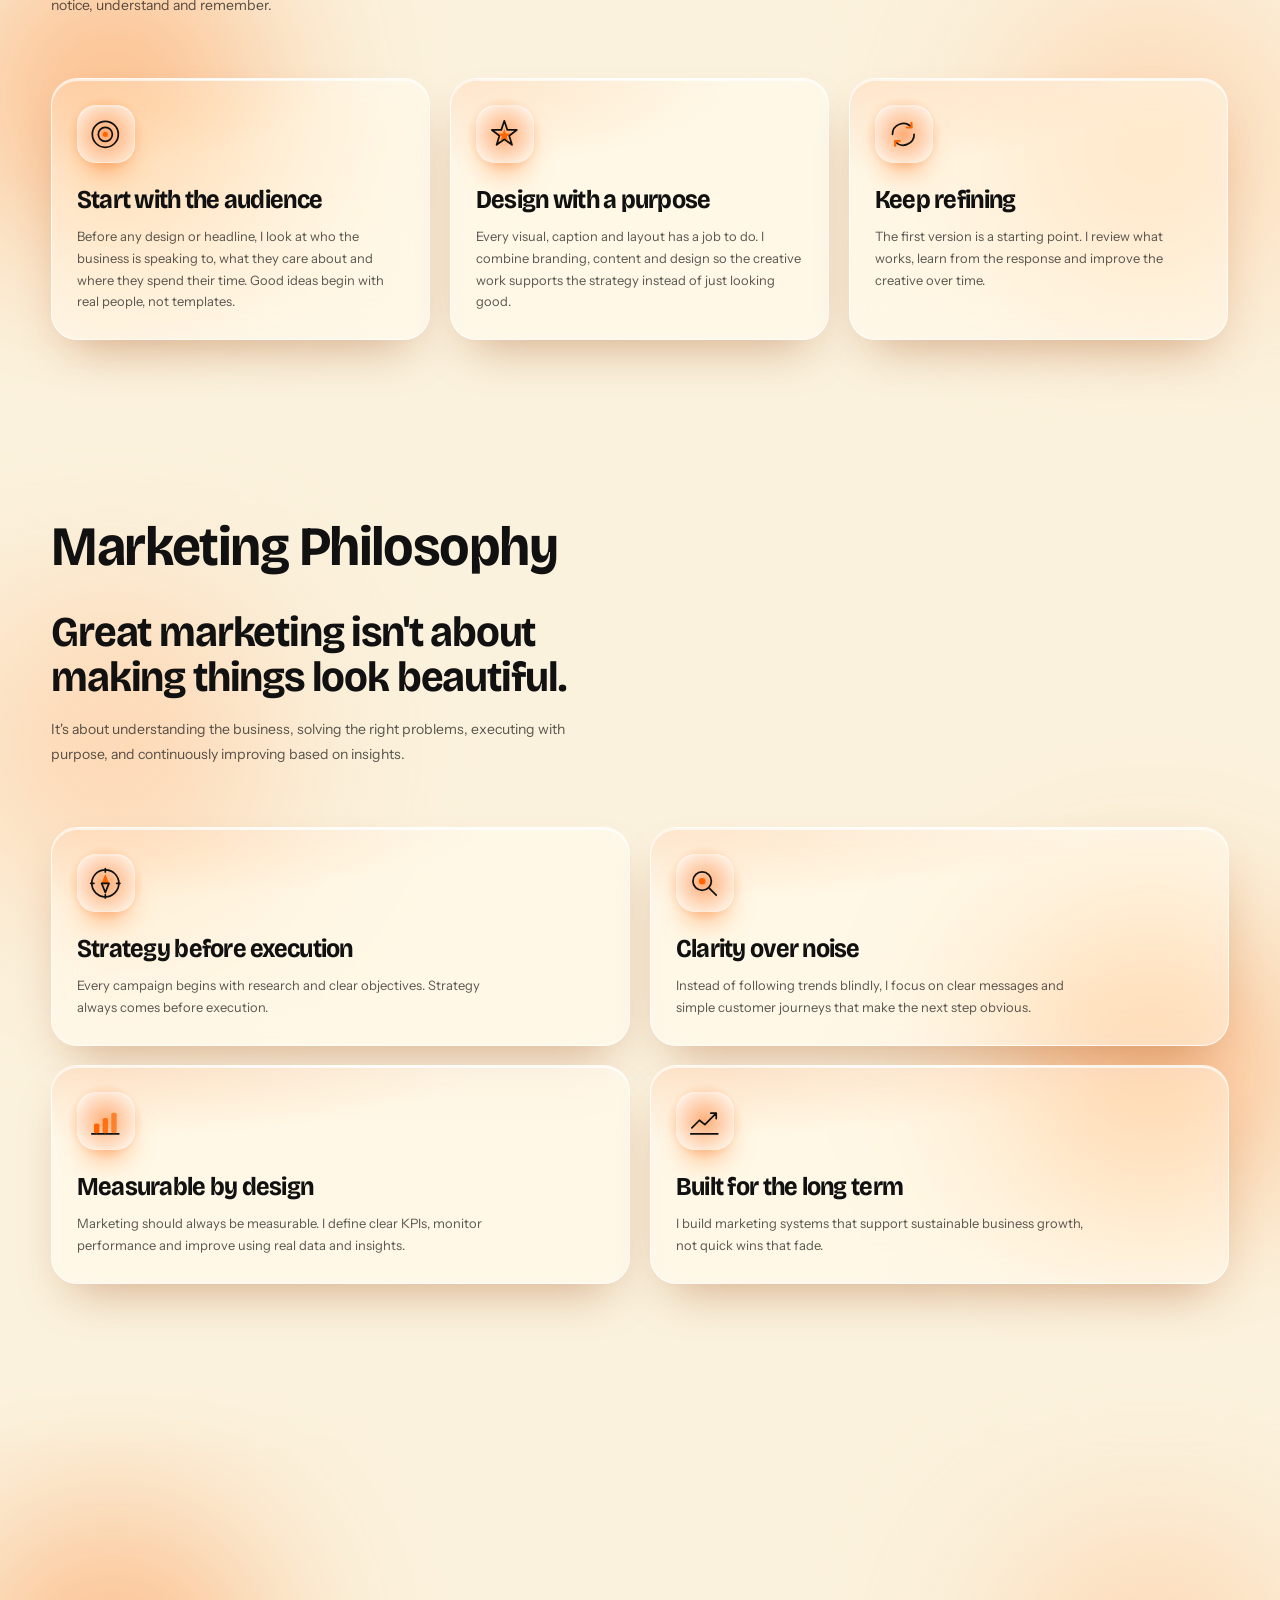
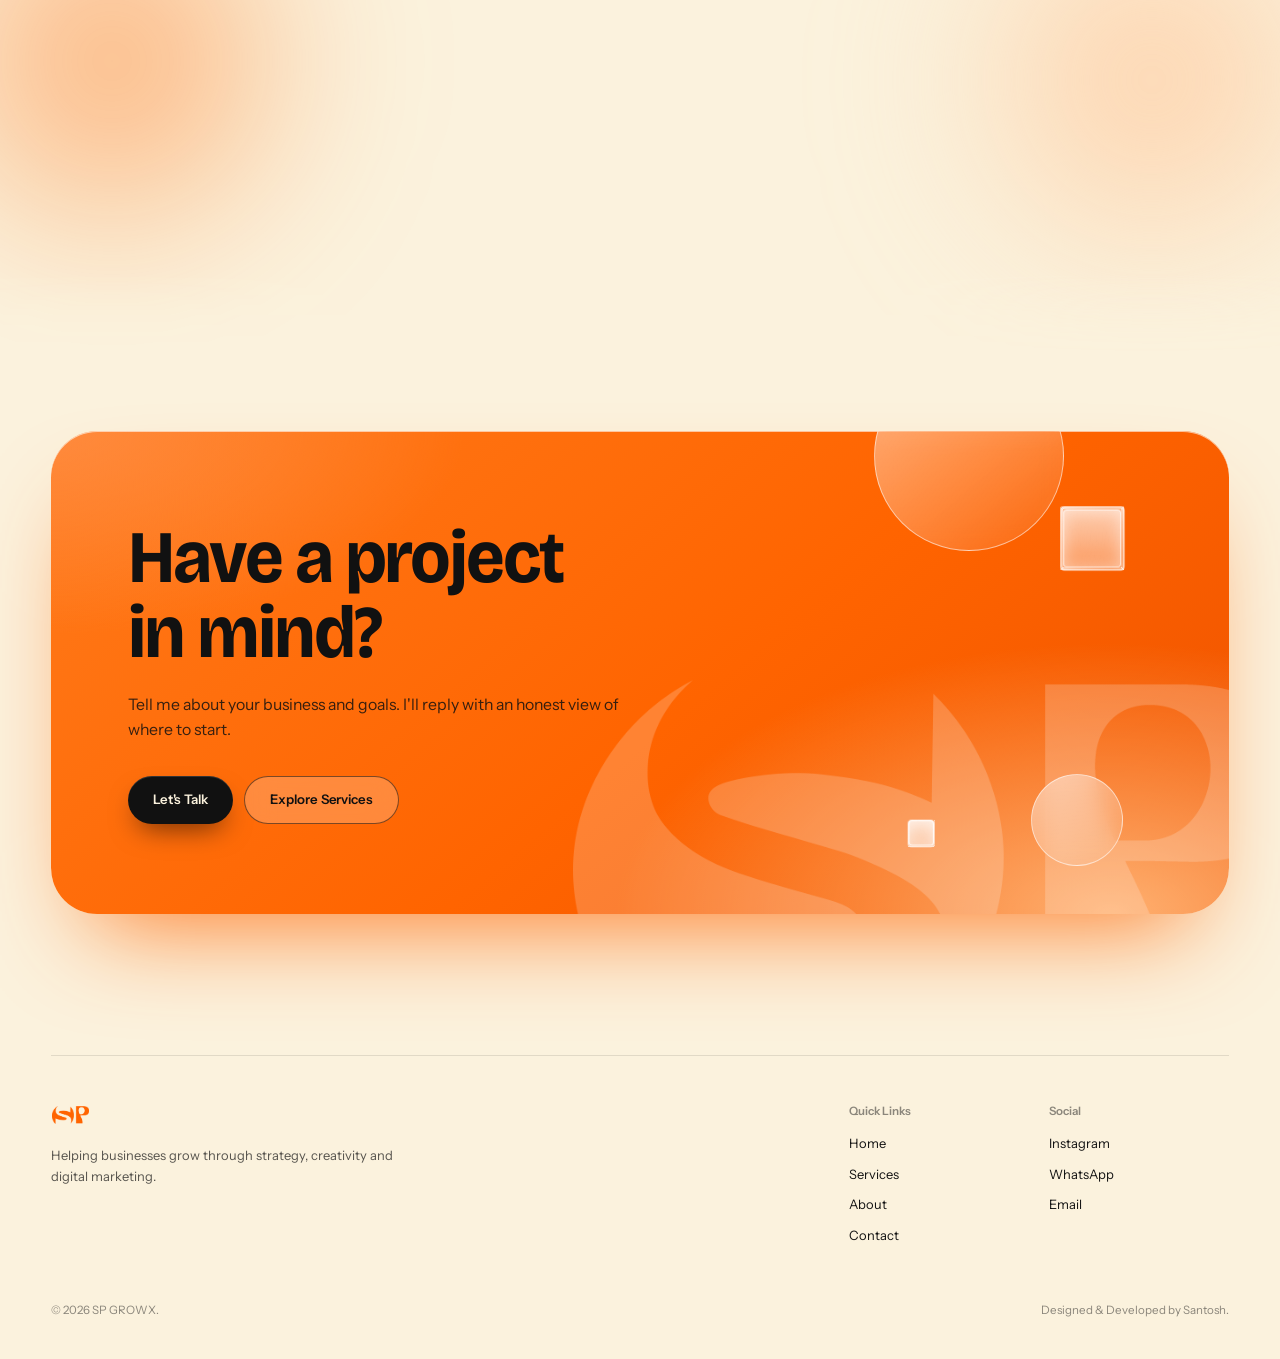
<file: about.html>
<!doctype html>
<html lang="en">
<head>
<meta charset="utf-8">
<meta name="viewport" content="width=device-width, initial-scale=1">
<title>About | SP GROWX</title>
<meta name="theme-color" content="#FF6400">
<meta name="description" content="Meet Santosh, founder of SP GROWX. Strategy, creativity and a long-term growth mindset behind every marketing project.">
<meta property="og:type" content="website">
<meta property="og:site_name" content="SP GROWX">
<meta property="og:title" content="About | SP GROWX">
<meta property="og:description" content="Meet Santosh, founder of SP GROWX. Strategy, creativity and a long-term growth mindset behind every marketing project.">
<link rel="icon" type="image/png" href="assets/images/favicon.png">
<link rel="apple-touch-icon" href="assets/images/apple-touch-icon.png">
<link rel="preconnect" href="https://fonts.googleapis.com">
<link rel="preconnect" href="https://fonts.gstatic.com" crossorigin>
<link href="https://fonts.googleapis.com/css2?family=Bricolage+Grotesque:opsz,wdth,wght@12..96,75..100,200..800&family=Instrument+Sans:wght@400;500;600&display=swap" rel="stylesheet">
<link rel="stylesheet" href="assets/css/style.css">
<script>(function(){var d=document.documentElement;d.classList.add('js');try{if(sessionStorage.getItem('spg-nav')){d.classList.add('nav-seen')}else{sessionStorage.setItem('spg-nav','1')}}catch(e){}})();</script>
<script src="assets/js/main.js" defer></script>

  <!-- Google tag (gtag.js) -->
<script async src="https://www.googletagmanager.com/gtag/js?id=G-EP1KW8PTTX"></script>
<script>
  window.dataLayer = window.dataLayer || [];
  function gtag(){dataLayer.push(arguments);}
  gtag('js', new Date());
  gtag('config', 'G-EP1KW8PTTX');
</script>

  <script type="text/javascript">
    (function(c,l,a,r,i,t,y){
        c[a]=c[a]||function(){(c[a].q=c[a].q||[]).push(arguments)};
        t=l.createElement(r);t.async=1;t.src="https://www.clarity.ms/tag/"+i;
        y=l.getElementsByTagName(r)[0];y.parentNode.insertBefore(t,y);
    })(window, document, "clarity", "script", "zef20zyx7j");
</script>

  <!-- Meta Pixel Code -->
<script>
!function(f,b,e,v,n,t,s)
{if(f.fbq)return;n=f.fbq=function(){n.callMethod?
n.callMethod.apply(n,arguments):n.queue.push(arguments)};
if(!f._fbq)f._fbq=n;n.push=n;n.loaded=!0;n.version='2.0';
n.queue=[];t=b.createElement(e);t.async=!0;
t.src=v;s=b.getElementsByTagName(e)[0];
s.parentNode.insertBefore(t,s)}(window, document,'script',
'https://connect.facebook.net/en_US/fbevents.js');
fbq('init', '1133868522913996');
fbq('track', 'PageView');
</script>
<noscript>
<img height="1" width="1" style="display:none"
src="https://www.facebook.com/tr?id=1133868522913996&ev=PageView&noscript=1"/>
</noscript>
<!-- End Meta Pixel Code -->
</head>
<body>
<a class="skip" href="#main">Skip to content</a>
<div class="sp-bar" aria-hidden="true"></div><div class="cglow" aria-hidden="true"></div>

<header class="nav-wrap">
  <nav class="nav" id="nav" aria-label="Primary">
    <a class="brand" href="index.html" aria-label="SP GROWX, home">
      <span class="brand-mark" role="img" aria-hidden="true"></span>
      <span class="brand-name">GrowX</span>
    </a>
    <ul class="nav-links" id="navlinks">
      <li class="nav-ind" id="navind" aria-hidden="true" style="list-style:none"></li>
      <li><a href="index.html">Home</a></li>
      <li><a href="services.html">Services</a></li>
      <li><a href="about.html" aria-current="page">About</a></li>
      <li><a href="contact.html">Contact</a></li>
    </ul>
    <a class="btn btn-primary btn-sm ripple-host magnetic" href="contact.html"><span>Let's Talk</span></a>
    <button class="nav-toggle" id="navtoggle" aria-expanded="false" aria-controls="mobilemenu" aria-label="Open menu"><i></i><i></i></button>
  </nav>
  <div class="mobile-menu" id="mobilemenu">
    <a class="m-link" href="index.html">Home</a>
    <a class="m-link" href="services.html">Services</a>
    <a class="m-link" href="about.html" aria-current="page">About</a>
    <a class="m-link" href="contact.html">Contact</a>
    <a class="btn btn-primary ripple-host" href="contact.html"><span>Let's Talk</span></a>
  </div>
</header>

<main id="main">
<!-- ================= ABOUT HERO ================= -->
<section class="hero ph" id="top" data-parallax>
  <div class="hero-bg" aria-hidden="true">
    <span class="blob b1"></span><span class="blob b2"></span><span class="blob b3"></span>
    <span class="orb o1"></span>
    <span class="cube-pos " style="left:44%;top:12%" aria-hidden="true"><span class="cube3d" style="--s:2.4rem;--t:26s;animation-delay:-0s"><i class="f f1"></i><i class="f f2"></i><i class="f f3"></i><i class="f f4"></i><i class="f f5"></i><i class="f f6"></i></span></span><span class="cube-pos " style="right:3%;bottom:10%" aria-hidden="true"><span class="cube3d" style="--s:3.2rem;--t:32s;animation-delay:-5s"><i class="f f1"></i><i class="f f2"></i><i class="f f3"></i><i class="f f4"></i><i class="f f5"></i><i class="f f6"></i></span></span>
  </div>
  <div class="hero-fade" aria-hidden="true"></div>
  <div class="container hero-grid">
    <div class="hero-copy">
      <span class="hw-tag"><i></i>ABOUT</span>
      <h1 class="display">
        <span class="ln"><span style="--i:0">Hi, I'm Santosh.</span></span>
        <span class="ln"><span style="--i:1">Founder of SP GROWX.</span></span>
      </h1>
      <p class="lede">I help businesses build stronger digital experiences through strategic marketing, creative thinking, branding, and performance-focused solutions.</p>
      <div class="cta-row">
        <a class="btn btn-primary ripple-host magnetic" href="contact.html"><span>Let's Talk</span></a>
        <a class="btn btn-glass ripple-host magnetic" href="services.html"><span>View Services</span></a>
      </div>
    </div>
    <div class="stage about-stage" id="stage" aria-hidden="true">
      <div class="stage3d">
      <div class="layer stage-glow"></div>
      <div class="layer ring l-ring1"></div>
      <div class="layer ring l-ring2"></div>
      <div class="layer l-arch"><div class="arch"><i class="arch-logo"></i><div class="arch-shine"></div></div></div>
      <div class="layer l-plinth"><div class="plinth"></div></div>
      <div class="layer l-a1"><div class="gc" style="--k:0;--dur:7s;--del:-1s">
        <div class="gc-head"><span class="gc-ico"><svg viewBox="0 0 24 24" fill="none" stroke="currentColor" stroke-width="2" stroke-linecap="round" stroke-linejoin="round"><circle cx="12" cy="12" r="9"/><circle cx="12" cy="12" r="4.5"/></svg></span>Strategy</div><div class="gc-val">Research first</div><div class="gc-sub">Before any execution</div></div></div>
      <div class="layer l-a2"><div class="gc" style="--k:1;--dur:8s;--del:-3s">
        <div class="gc-head"><span class="gc-ico"><svg viewBox="0 0 24 24" fill="none" stroke="currentColor" stroke-width="2" stroke-linecap="round" stroke-linejoin="round"><path d="M12 3l2 6 6 2-6 2-2 6-2-6-6-2 6-2z"/></svg></span>Creativity</div><div class="gc-val">Ideas with purpose</div><div class="gc-sub">Design that supports strategy</div></div></div>
      <div class="layer l-a3"><div class="gc" style="--k:2;--dur:9s;--del:-2s">
        <div class="gc-head"><span class="gc-ico"><svg viewBox="0 0 24 24" fill="none" stroke="currentColor" stroke-width="2.2" stroke-linecap="round" stroke-linejoin="round"><path d="M4 16l6-6 4 4 6-7"/><path d="M15 7h5v5"/></svg></span>Growth</div><div class="gc-val">Built to last</div><div class="gc-sub">A long-term mindset</div></div></div>
    </div>
    </div>
  </div>
</section>

<!-- ================= ABOUT SP GROWX ================= -->
<section class="abt" id="about-spgrowx" data-parallax aria-labelledby="ab1-h">
  <div class="hw-bg" aria-hidden="true">
    <span class="pl" style="--d:26;left:-10%;top:8%"><span class="hb o" style="width:480px;height:480px;animation-delay:-5s"></span></span>
    <span class="pl" style="--d:-22;right:-8%;bottom:8%"><span class="hb p" style="width:460px;height:460px;animation-delay:-11s"></span></span>
  </div>
  <div class="container abt-grid">
    <div class="abt-main">
      <h2 class="display" id="ab1-h"><span class="reveal" style="display:block">About SP GROWX</span></h2>
      <p class="ab-lead reveal" style="--i:1">A digital marketing studio built on strategy first.</p>
      <p class="abt-p reveal" style="--i:2">SP GROWX helps business owners, startups, local businesses and e-commerce brands strengthen their digital presence. Social media marketing, Meta Ads, SEO, branding, content marketing, AI automation and website development are planned together, so every part of your marketing works toward the same goal.</p>
      <p class="abt-p reveal" style="--i:3">Every project is built on research, clarity, creativity, and a long-term growth mindset.</p>
    </div>
    <div class="abt-side reveal" style="--i:2">
      <ul class="aud"><li><span class="aud-ico"><svg viewBox="0 0 24 24" aria-hidden="true"><path d="M4 9h16v10a1 1 0 01-1 1H5a1 1 0 01-1-1z"/><path d="M9 9V6.500A1.500 1.500 0 0110.500 5h3A1.500 1.500 0 0115 6.500V9M4 13h16"/></svg></span>Business Owners</li><li><span class="aud-ico"><svg viewBox="0 0 24 24" aria-hidden="true"><path d="M12 3c3.500 2 5 5.500 4.500 9L12 16l-4.500-4C7 8.500 8.500 5 12 3z"/><circle class="os" cx="12" cy="9.500" r="1.500"/><path d="M7.500 12L5 15l3 .5M16.500 12L19 15l-3 .5M10 18.500l2 2.500 2-2.500"/></svg></span>Startups</li><li><span class="aud-ico"><svg viewBox="0 0 24 24" aria-hidden="true"><path d="M4 10l1.500-5h13L20 10M4 10v9h16v-9M4 10c0 1.700 1.300 3 2.700 3S9.300 11.700 9.300 10c0 1.700 1.300 3 2.700 3s2.700-1.300 2.700-3c0 1.700 1.300 3 2.700 3S20 11.700 20 10"/></svg></span>Local Businesses</li><li><span class="aud-ico"><svg viewBox="0 0 24 24" aria-hidden="true"><path d="M3 4h2.500l2 11h10L20 7.500H7"/><circle cx="9.500" cy="19" r="1.300"/><circle cx="17" cy="19" r="1.300"/></svg></span>E-commerce Brands</li></ul>
    </div>
  </div>
</section>

<!-- ================= WHO IS SANTOSH ================= -->
<section class="abt" id="santosh" data-parallax aria-labelledby="ab2-h">
  <div class="hw-bg" aria-hidden="true">
    <span class="pl" style="--d:26;left:-10%;top:8%"><span class="hb p" style="width:480px;height:480px;animation-delay:-5s"></span></span>
    <span class="pl" style="--d:-22;right:-8%;bottom:8%"><span class="hb o" style="width:460px;height:460px;animation-delay:-11s"></span></span>
  </div>
  <div class="container abt-grid rev">
    <div class="abt-main">
      <h2 class="display" id="ab2-h"><span class="reveal" style="display:block">Who is Santosh</span></h2>
      <p class="ab-lead reveal" style="--i:1">I'm Santosh, founder of SP GROWX.</p>
      <p class="abt-p reveal" style="--i:2">I enjoy transforming ideas into meaningful digital experiences by combining marketing strategy, branding, creative thinking, and modern technology.</p>
      <p class="abt-p reveal" style="--i:3">Instead of following trends blindly, I focus on understanding every business first, identifying opportunities, creating clear strategies, and building marketing systems that support sustainable business growth.</p>
    </div>
    <div class="abt-side reveal" style="--i:2">
      <div class="svc-inc" style="margin-top:0"><h3>What I focus on</h3><ul class="svc-list one"><li>Understanding every business first</li><li>Identifying opportunities</li><li>Creating clear strategies</li><li>Building marketing systems for sustainable business growth</li></ul></div>
    </div>
  </div>
</section>

<!-- ================= MY WORKING PROCESS ================= -->
<section class="proc section" id="process" data-parallax style="padding-bottom:clamp(72px,9vw,140px)" aria-labelledby="proc-h">
  <div class="hw-bg" aria-hidden="true">
    <span class="pl" style="--d:-26;right:-10%;top:4%"><span class="hb o" style="width:540px;height:540px;animation-delay:-3s"></span></span>
    <span class="pl" style="--d:22;left:-8%;bottom:6%"><span class="hb p" style="width:460px;height:460px;animation-delay:-9s"></span></span>
    <span class="pl" style="--d:16;right:12%;top:46%"><span class="hb o" style="width:380px;height:380px;animation-delay:-13s;opacity:.7"></span></span>
  </div>
  <div class="container proc-grid">
    <div class="proc-side">
      <h2 class="display h2 reveal" id="proc-h">My Working <span class="hl">Process</span></h2>
      <div class="reveal" style="--i:1">
        <span class="proc-rule" aria-hidden="true"></span>
        <p class="proc-quote">Every project follows a structured process.</p>
        <p class="proc-body">From understanding the business to creating strategies, executing campaigns, and measuring meaningful outcomes.</p>
      </div>
      <div class="ctr-wrap reveal" style="--i:2" aria-hidden="true">
        <div class="ctr">
          <div class="ctr-row">
            <div class="ctr-num"><span>0</span><span class="roll"><span class="roll-strip" id="ctrn" style="--n:0"><i>1</i><i>2</i><i>3</i><i>4</i></span></span></div>
            <div class="ctr-txt"><span class="ctr-lab">Current step of 04</span><span class="ctr-name"><span class="roll"><span class="roll-strip" id="ctrm" style="--n:0"><i>Problem Discovery</i><i>Strategic Planning</i><i>Creative Execution</i><i>Optimization &amp; Growth</i></span></span></span></div>
          </div>
          <div class="ctr-bars"><i></i><i></i><i></i><i></i></div>
        </div>
      </div>
    </div>
    <ol class="tl" id="tl">
      <li class="tl-item reveal"><span class="tl-line" aria-hidden="true"></span><span class="tl-node" aria-hidden="true"><svg viewBox="0 0 24 24" aria-hidden="true"><circle cx="10.5" cy="10.5" r="6"/><path d="M15 15l5 5"/></svg></span>
        <article class="tl-card"><span class="gloss" aria-hidden="true"></span>
          <span class="tl-step rv" style="--k:0" aria-label="Step 01"><i></i><span class="stp" aria-hidden="true"><span>Step 0</span><span class="roll"><span class="roll-strip" style="--n:1"><i>0</i><i>1</i><i>2</i><i>3</i><i>4</i></span></span></span></span>
          <h3 class="rv" style="--k:1">Problem Discovery</h3>
          <p class="rv" style="--k:2">Instead of jumping into design or advertising, I begin by understanding the business from every angle. I analyze business goals, research competitors, study the target audience, identify pain points, review the current digital presence, and uncover growth opportunities. This research creates <mark class="mk">the foundation for every marketing decision</mark>.</p></article></li>
      <li class="tl-item reveal"><span class="tl-line" aria-hidden="true"></span><span class="tl-node" aria-hidden="true"><svg viewBox="0 0 24 24" aria-hidden="true"><circle cx="6" cy="18" r="2"/><circle cx="18" cy="6" r="2"/><path d="M6 16c0-6 12-2 12-8"/></svg></span>
        <article class="tl-card"><span class="gloss" aria-hidden="true"></span>
          <span class="tl-step rv" style="--k:0" aria-label="Step 02"><i></i><span class="stp" aria-hidden="true"><span>Step 0</span><span class="roll"><span class="roll-strip" style="--n:2"><i>0</i><i>1</i><i>2</i><i>3</i><i>4</i></span></span></span></span>
          <h3 class="rv" style="--k:1">Strategic Planning</h3>
          <p class="rv" style="--k:2">After the research phase, I build a customized marketing strategy based on the business objectives. I define the best marketing channels, customer journey, content direction, campaign goals, creative approach, and execution roadmap so <mark class="mk">every action has a clear purpose</mark>.</p></article></li>
      <li class="tl-item reveal"><span class="tl-line" aria-hidden="true"></span><span class="tl-node" aria-hidden="true"><svg viewBox="0 0 24 24" aria-hidden="true"><path d="M12 3l2.2 6.3L20.5 11.5 14.2 13.7 12 20l-2.2-6.3L3.5 11.5 9.8 9.3z"/></svg></span>
        <article class="tl-card"><span class="gloss" aria-hidden="true"></span>
          <span class="tl-step rv" style="--k:0" aria-label="Step 03"><i></i><span class="stp" aria-hidden="true"><span>Step 0</span><span class="roll"><span class="roll-strip" style="--n:3"><i>0</i><i>1</i><i>2</i><i>3</i><i>4</i></span></span></span></span>
          <h3 class="rv" style="--k:1">Creative Execution</h3>
          <p class="rv" style="--k:2">Once the strategy is finalized, I transform ideas into execution by designing creative content, developing branding assets, planning campaigns, optimizing social media, improving websites, and producing marketing materials that work together as <mark class="mk">one complete growth system</mark>.</p></article></li>
      <li class="tl-item reveal"><span class="tl-line" aria-hidden="true"></span><span class="tl-node" aria-hidden="true"><svg viewBox="0 0 24 24" aria-hidden="true"><path d="M4 17l6-6 4 4 6-8"/><path d="M15 7h5v5"/></svg></span>
        <article class="tl-card"><span class="gloss" aria-hidden="true"></span>
          <span class="tl-step rv" style="--k:0" aria-label="Step 04"><i></i><span class="stp" aria-hidden="true"><span>Step 0</span><span class="roll"><span class="roll-strip" style="--n:4"><i>0</i><i>1</i><i>2</i><i>3</i><i>4</i></span></span></span></span>
          <h3 class="rv" style="--k:1">Optimization &amp; Growth</h3>
          <p class="rv" style="--k:2">Marketing doesn't stop after publishing. I continuously review campaign performance, analyze audience behaviour, identify improvement opportunities, optimize creatives, refine marketing strategies, and use data-driven insights to improve future performance and <mark class="mk">long-term business growth</mark>.</p></article></li>
    </ol>
  </div>
</section>

<!-- ================= CREATIVE THINKING ================= -->
<section class="abt" id="creative-thinking" data-parallax aria-labelledby="ab3-h">
  <div class="hw-bg" aria-hidden="true">
    <span class="pl" style="--d:26;left:-10%;top:8%"><span class="hb o" style="width:480px;height:480px;animation-delay:-5s"></span></span>
    <span class="pl" style="--d:-22;right:-8%;bottom:8%"><span class="hb p" style="width:460px;height:460px;animation-delay:-11s"></span></span>
  </div>
  <div class="container">
    <div class="abt-head">
      <h2 class="display" id="ab3-h"><span class="reveal" style="display:block">Creative Thinking</span></h2>
      <p class="abt-p reveal" style="--i:1">Creativity, for me, isn't decoration. It's how a strategy becomes something people notice, understand and remember.</p>
    </div>
    <div class="pc-grid">
      <div class="pc-item reveal" style="--i:0"><article class="pc-card"><div class="hw-ico"><svg viewBox="0 0 32 32" aria-hidden="true"><circle class="st" cx="16" cy="16" r="12"/><circle class="st" cx="16" cy="16" r="6.500"/><circle class="or ic-pop" cx="16" cy="16" r="2.400"/></svg></div><h3>Start with the audience</h3><p>Before any design or headline, I look at who the business is speaking to, what they care about and where they spend their time. Good ideas begin with real people, not templates.</p></article></div>
      <div class="pc-item reveal" style="--i:1"><article class="pc-card"><div class="hw-ico"><svg viewBox="0 0 32 32" aria-hidden="true"><path class="st" d="M16 3.500l2.800 8.400 8.700 .1-7 5.300 2.600 8.400L16 20.500l-7.100 5.200 2.600-8.400-7-5.300 8.700-.1z"/><path class="or ic-pop" d="M16 11l1.400 4.200 4.400.1-3.500 2.700 1.300 4.200L16 19.500l-3.600 2.700 1.300-4.200-3.500-2.700 4.400-.1z"/></svg></div><h3>Design with a purpose</h3><p>Every visual, caption and layout has a job to do. I combine branding, content and design so the creative work supports the strategy instead of just looking good.</p></article></div>
      <div class="pc-item reveal" style="--i:2"><article class="pc-card"><div class="hw-ico"><svg viewBox="0 0 32 32" aria-hidden="true"><g class="ic-spin"><path class="st" d="M26 16a10 10 0 01-17.500 6.600M6 16a10 10 0 0117.500-6.600"/><path class="os" d="M23.500 5.500v4.200h-4.200M8.500 26.500v-4.200h4.200"/></g></svg></div><h3>Keep refining</h3><p>The first version is a starting point. I review what works, learn from the response and improve the creative over time.</p></article></div>
    </div>
  </div>
</section>

<!-- ================= MARKETING PHILOSOPHY ================= -->
<section class="abt" id="philosophy" data-parallax aria-labelledby="ab4-h">
  <div class="hw-bg" aria-hidden="true">
    <span class="pl" style="--d:26;left:-10%;top:8%"><span class="hb p" style="width:480px;height:480px;animation-delay:-5s"></span></span>
    <span class="pl" style="--d:-22;right:-8%;bottom:8%"><span class="hb o" style="width:460px;height:460px;animation-delay:-11s"></span></span>
  </div>
  <div class="container">
    <div class="abt-head">
      <h2 class="display" id="ab4-h"><span class="reveal" style="display:block">Marketing Philosophy</span></h2>
      <p class="abt-quote reveal" style="--i:1;margin-top:34px">Great marketing isn't about making things look beautiful.</p>
      <p class="abt-p reveal" style="--i:2">It's about understanding the business, solving the right problems, executing with purpose, and continuously improving based on insights.</p>
    </div>
    <div class="pc-grid two">
      <div class="pc-item reveal" style="--i:0"><article class="pc-card"><div class="hw-ico"><svg viewBox="0 0 32 32" aria-hidden="true"><circle class="st" cx="16" cy="16" r="12.500"/><path class="st" d="M16 2.500v3M16 26.500v3M2.500 16h3M26.500 16h3"/><g class="ic-needle"><path class="or" d="M16 7.500l3.400 8.500h-6.800z"/><path class="st" d="M16 24.500l3.400-8.500h-6.800z"/></g></svg></div><h3>Strategy before execution</h3><p>Every campaign begins with research and clear objectives. Strategy always comes before execution.</p></article></div>
      <div class="pc-item reveal" style="--i:1"><article class="pc-card"><div class="hw-ico"><svg viewBox="0 0 32 32" aria-hidden="true"><circle class="st" cx="14" cy="14" r="8.500"/><path class="st" d="M20.500 20.500L27 27"/><circle class="or ic-pop" cx="14" cy="14" r="3"/></svg></div><h3>Clarity over noise</h3><p>Instead of following trends blindly, I focus on clear messages and simple customer journeys that make the next step obvious.</p></article></div>
      <div class="pc-item reveal" style="--i:2"><article class="pc-card"><div class="hw-ico"><svg viewBox="0 0 32 32" aria-hidden="true"><path class="st" d="M3.500 27.500h25"/><rect class="or ic-bar" style="--b:0" x="5.500" y="18" width="5" height="9" rx="1.600"/><rect class="or ic-bar" style="--b:1" x="13.500" y="13" width="5" height="14" rx="1.600" opacity=".85"/><rect class="or ic-bar" style="--b:2" x="21.500" y="8" width="5" height="19" rx="1.600" opacity=".7"/></svg></div><h3>Measurable by design</h3><p>Marketing should always be measurable. I define clear KPIs, monitor performance and improve using real data and insights.</p></article></div>
      <div class="pc-item reveal" style="--i:3"><article class="pc-card"><div class="hw-ico"><svg viewBox="0 0 32 32" aria-hidden="true"><path class="st ic-trend" pathLength="1" d="M4.500 22l7-7 5 4 10.500-10.500M22 8.500h5v5"/><path class="st" d="M3.500 27.500h25"/></svg></div><h3>Built for the long term</h3><p>I build marketing systems that support sustainable business growth, not quick wins that fade.</p></article></div>
    </div>
  </div>
</section>

<!-- ================= PERSONAL INSTAGRAM ================= -->
<section class="abt ig-sec" id="instagram" data-parallax aria-labelledby="ab5-h">
  <div class="hw-bg" aria-hidden="true">
    <span class="pl" style="--d:26;left:-10%;top:8%"><span class="hb o" style="width:480px;height:480px;animation-delay:-5s"></span></span>
    <span class="pl" style="--d:-22;right:-8%;bottom:8%"><span class="hb p" style="width:460px;height:460px;animation-delay:-11s"></span></span>
  </div>
  <div class="container ig-sec">
    <h2 class="display" id="ab5-h"><span class="reveal" style="display:block">Personal Instagram</span></h2>
    <p class="abt-p reveal" style="--i:1">Say hello on Instagram.</p>
    <div class="reveal" style="--i:2;width:100%;display:grid;justify-items:center"><a class="ab-card" href="https://www.instagram.com/santosh_patadiya007/" target="_blank" rel="noopener noreferrer" aria-label="Santosh's personal Instagram, @santosh_patadiya007 (opens in a new tab)">
          <div class="ab-top"><span class="ab-av" aria-hidden="true"><i></i></span><span class="ab-ig" aria-hidden="true"><svg viewBox="0 0 24 24" fill="none" stroke="currentColor" stroke-width="2" stroke-linecap="round" stroke-linejoin="round" aria-hidden="true"><rect x="3" y="3" width="18" height="18" rx="5.5"/><circle cx="12" cy="12" r="4.2"/><circle cx="17.4" cy="6.6" r=".9" fill="currentColor" stroke="none"/></svg></span></div>
          <p class="ab-lab">Personal Instagram</p>
          <div class="ab-row"><span class="ab-handle">@santosh_patadiya007</span><span class="ab-go" aria-hidden="true"><svg viewBox="0 0 24 24" fill="none" stroke="currentColor" stroke-width="2.4" stroke-linecap="round" stroke-linejoin="round" aria-hidden="true"><path d="M7 17L17 7M8.5 7H17v8.5"/></svg></span></div>
          <p class="ab-role">Santosh, Founder of SP GROWX</p>
        </a></div>
  </div>
</section>
<!-- ================= CALL TO ACTION ================= -->
<section class="cta" data-parallax aria-labelledby="cta-h">
  <div class="container">
    <div class="cta-panel reveal">
      <span class="cta-mark" aria-hidden="true"></span>
      <span class="cube-pos cube-w" style="right:9%;top:16%" aria-hidden="true"><span class="cube3d" style="--s:4.6rem;--t:30s;animation-delay:-3s"><i class="f f1"></i><i class="f f2"></i><i class="f f3"></i><i class="f f4"></i><i class="f f5"></i><i class="f f6"></i></span></span><span class="cube-pos cube-w" style="right:25%;bottom:14%" aria-hidden="true"><span class="cube3d" style="--s:2rem;--t:22s;animation-delay:-9s"><i class="f f1"></i><i class="f f2"></i><i class="f f3"></i><i class="f f4"></i><i class="f f5"></i><i class="f f6"></i></span></span>
      <span class="pl" style="--d:-30;right:14%;top:-70px" aria-hidden="true"><span class="ct-orb" style="width:190px;height:190px"></span></span>
      <span class="pl" style="--d:22;right:9%;bottom:10%" aria-hidden="true"><span class="ct-orb" style="width:92px;height:92px;animation-delay:-4s"></span></span>
      <h2 class="display" id="cta-h">Have a project in mind?</h2>
      <p>Tell me about your business and goals. I'll reply with an honest view of where to start.</p>
      <div class="cta-actions">
        <a class="btn btn-ink ripple-host magnetic" href="contact.html"><span>Let's Talk</span></a>
        <a class="btn btn-glass-on-orange ripple-host magnetic" href="services.html"><span>Explore Services</span></a>
      </div>
    </div>
  </div>
</section>
</main>

<footer class="footer" id="footer">
  <div class="container">
    <div class="foot-grid">
      <div class="foot-about">
        <a class="brand" href="index.html" aria-label="SP GROWX, home"><span class="brand-mark" role="img" aria-hidden="true"></span><span class="brand-name">GrowX</span></a>
        <p>Helping businesses grow through strategy, creativity and digital marketing.</p>
      </div>
      <div class="foot-cols">
        <div><h3>Quick Links</h3><ul><li><a href="index.html">Home</a></li><li><a href="services.html">Services</a></li><li><a href="about.html">About</a></li><li><a href="contact.html">Contact</a></li></ul></div>
        <div><h3>Social</h3><ul><li><a href="https://www.instagram.com/spgrowx/" target="_blank" rel="noopener noreferrer">Instagram</a></li><li><a href="https://wa.me/916354814102" target="_blank" rel="noopener noreferrer">WhatsApp</a></li><li><a href="mailto:spgrowx@gmail.com">Email</a></li></ul></div>
      </div>
    </div>
    <div class="legal"><span>&copy; 2026 SP GROWX.</span><span>Designed &amp; Developed by Santosh.</span></div>
  </div>
</footer>

</body>
</html>
</file>
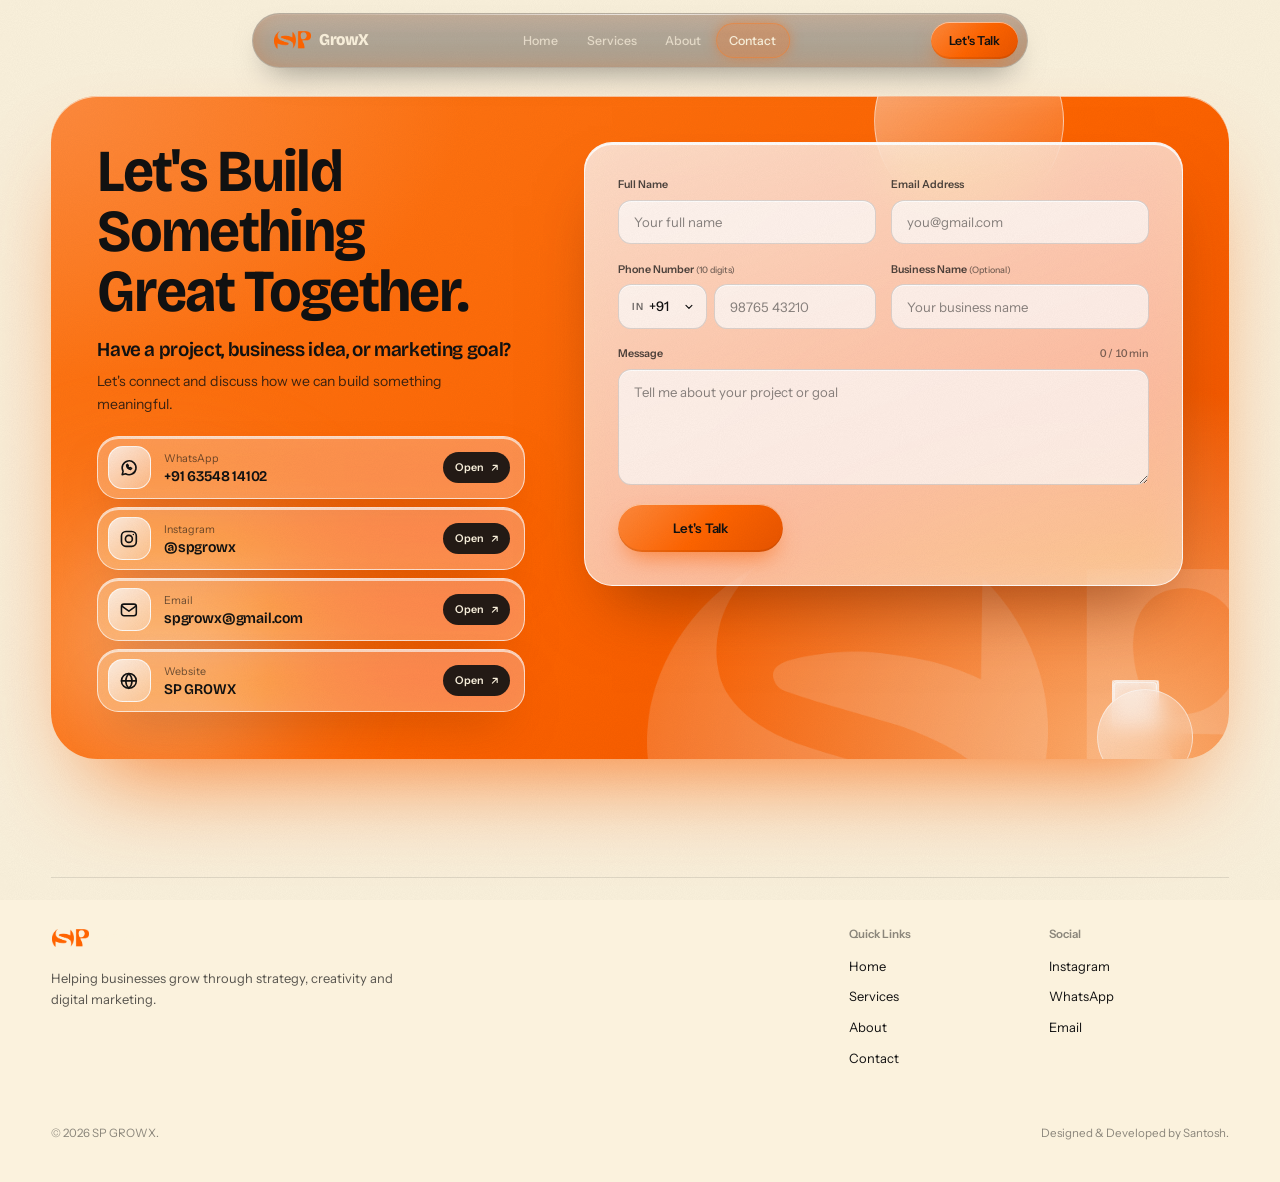
<file: contact.html>
<!doctype html>
<html lang="en">
<head>
<meta charset="utf-8">
<meta name="viewport" content="width=device-width, initial-scale=1">
<title>Contact | SP GROWX</title>
<meta name="theme-color" content="#FF6400">
<meta name="description" content="Have a project, business idea, or marketing goal? Contact SP GROWX on WhatsApp, Instagram or email, or send a message through the form.">
<meta property="og:type" content="website">
<meta property="og:site_name" content="SP GROWX">
<meta property="og:title" content="Contact | SP GROWX">
<meta property="og:description" content="Have a project, business idea, or marketing goal? Contact SP GROWX on WhatsApp, Instagram or email, or send a message through the form.">
<link rel="icon" type="image/png" href="assets/images/favicon.png">
<link rel="apple-touch-icon" href="assets/images/apple-touch-icon.png">
<link rel="preconnect" href="https://fonts.googleapis.com">
<link rel="preconnect" href="https://fonts.gstatic.com" crossorigin>
<link href="https://fonts.googleapis.com/css2?family=Bricolage+Grotesque:opsz,wdth,wght@12..96,75..100,200..800&family=Instrument+Sans:wght@400;500;600&display=swap" rel="stylesheet">
<link rel="stylesheet" href="assets/css/style.css">
<script>(function(){var d=document.documentElement;d.classList.add('js');try{if(sessionStorage.getItem('spg-nav')){d.classList.add('nav-seen')}else{sessionStorage.setItem('spg-nav','1')}}catch(e){}})();</script>
<script src="assets/js/main.js" defer></script>
<script src="assets/js/contact.js" defer></script>

  <!-- Google tag (gtag.js) -->
<script async src="https://www.googletagmanager.com/gtag/js?id=G-EP1KW8PTTX"></script>
<script>
  window.dataLayer = window.dataLayer || [];
  function gtag(){dataLayer.push(arguments);}
  gtag('js', new Date());
  gtag('config', 'G-EP1KW8PTTX');
</script>

  <script type="text/javascript">
    (function(c,l,a,r,i,t,y){
        c[a]=c[a]||function(){(c[a].q=c[a].q||[]).push(arguments)};
        t=l.createElement(r);t.async=1;t.src="https://www.clarity.ms/tag/"+i;
        y=l.getElementsByTagName(r)[0];y.parentNode.insertBefore(t,y);
    })(window, document, "clarity", "script", "zef20zyx7j");
</script>

  <!-- Meta Pixel Code -->
<script>
!function(f,b,e,v,n,t,s)
{if(f.fbq)return;n=f.fbq=function(){n.callMethod?
n.callMethod.apply(n,arguments):n.queue.push(arguments)};
if(!f._fbq)f._fbq=n;n.push=n;n.loaded=!0;n.version='2.0';
n.queue=[];t=b.createElement(e);t.async=!0;
t.src=v;s=b.getElementsByTagName(e)[0];
s.parentNode.insertBefore(t,s)}(window, document,'script',
'https://connect.facebook.net/en_US/fbevents.js');
fbq('init', '1133868522913996');
fbq('track', 'PageView');
</script>
<noscript>
<img height="1" width="1" style="display:none"
src="https://www.facebook.com/tr?id=1133868522913996&ev=PageView&noscript=1"/>
</noscript>
<!-- End Meta Pixel Code -->
</head>
<body>
<a class="skip" href="#main">Skip to content</a>
<div class="sp-bar" aria-hidden="true"></div><div class="cglow" aria-hidden="true"></div>

<header class="nav-wrap">
  <nav class="nav" id="nav" aria-label="Primary">
    <a class="brand" href="index.html" aria-label="SP GROWX, home">
      <span class="brand-mark" role="img" aria-hidden="true"></span>
      <span class="brand-name">GrowX</span>
    </a>
    <ul class="nav-links" id="navlinks">
      <li class="nav-ind" id="navind" aria-hidden="true" style="list-style:none"></li>
      <li><a href="index.html">Home</a></li>
      <li><a href="services.html">Services</a></li>
      <li><a href="about.html">About</a></li>
      <li><a href="contact.html" aria-current="page">Contact</a></li>
    </ul>
    <a class="btn btn-primary btn-sm ripple-host magnetic" href="contact.html"><span>Let's Talk</span></a>
    <button class="nav-toggle" id="navtoggle" aria-expanded="false" aria-controls="mobilemenu" aria-label="Open menu"><i></i><i></i></button>
  </nav>
  <div class="mobile-menu" id="mobilemenu">
    <a class="m-link" href="index.html">Home</a>
    <a class="m-link" href="services.html">Services</a>
    <a class="m-link" href="about.html">About</a>
    <a class="m-link" href="contact.html" aria-current="page">Contact</a>
    <a class="btn btn-primary ripple-host" href="contact.html"><span>Let's Talk</span></a>
  </div>
</header>

<main id="main">
<!-- ================= CONTACT ================= -->
<section class="ct ct-page" id="contact" data-parallax>
  <div class="container">
    <div class="ct-panel reveal">
      <span class="ct-mark" aria-hidden="true"></span>
      <span class="cube-pos cube-w" style="right:6%;bottom:5%" aria-hidden="true"><span class="cube3d" style="--s:3.4rem;--t:30s;animation-delay:-2s"><i class="f f1"></i><i class="f f2"></i><i class="f f3"></i><i class="f f4"></i><i class="f f5"></i><i class="f f6"></i></span></span>
      <span class="pl" style="--d:-30;right:14%;top:-70px" aria-hidden="true"><span class="ct-orb" style="width:190px;height:190px"></span></span>
      <span class="pl" style="--d:24;right:3%;bottom:-26px" aria-hidden="true"><span class="ct-orb" style="width:96px;height:96px;animation-delay:-4s"></span></span>
      <span class="pl" style="--d:18;left:-6%;bottom:-10%" aria-hidden="true"><span class="ct-blob" style="width:360px;height:360px"></span></span>

      <div class="ct-grid">
        <div class="ct-info">
          <h1 class="display ct-h2">Let's Build Something Great Together.</h1>
          <p class="ct-q">Have a project, business idea, or marketing goal?</p>
          <p class="ct-sub">Let's connect and discuss how we can build something meaningful.</p>
          <ul class="ct-list">
          <li><a class="ct-card" href="https://wa.me/916354814102" target="_blank" rel="noopener noreferrer" aria-label="Open WhatsApp chat (opens in a new tab)"><span class="ct-ico" style="--k:0"><svg viewBox="0 0 24 24" fill="none" stroke="currentColor" stroke-width="1.9" stroke-linecap="round" stroke-linejoin="round" aria-hidden="true"><path d="M3.8 20.2l1.2-4.1A8.4 8.4 0 1 1 8 19.1z"/><path d="M9.2 8.6c.2 2.400 2.100 4.600 4.700 5.300l1.400-1.300-1.900-1.100-.8.700c-.8-.4-1.500-1.100-1.900-1.900l.7-.8-1.100-1.900z"/></svg></span><span><span class="ct-lab">WhatsApp</span><span class="ct-val">+91 63548 14102</span></span><span class="ct-open">Open<svg viewBox="0 0 24 24" fill="none" stroke="currentColor" stroke-width="2.4" stroke-linecap="round" stroke-linejoin="round" aria-hidden="true"><path d="M7 17L17 7M8.5 7H17v8.5"/></svg></span></a></li>
          <li><a class="ct-card" href="https://www.instagram.com/spgrowx/" target="_blank" rel="noopener noreferrer" aria-label="Open SP GROWX on Instagram (opens in a new tab)"><span class="ct-ico" style="--k:1"><svg viewBox="0 0 24 24" fill="none" stroke="currentColor" stroke-width="2" stroke-linecap="round" stroke-linejoin="round" aria-hidden="true"><rect x="3" y="3" width="18" height="18" rx="5.5"/><circle cx="12" cy="12" r="4.2"/><circle cx="17.4" cy="6.6" r=".9" fill="currentColor" stroke="none"/></svg></span><span><span class="ct-lab">Instagram</span><span class="ct-val">@spgrowx</span></span><span class="ct-open">Open<svg viewBox="0 0 24 24" fill="none" stroke="currentColor" stroke-width="2.4" stroke-linecap="round" stroke-linejoin="round" aria-hidden="true"><path d="M7 17L17 7M8.5 7H17v8.5"/></svg></span></a></li>
          <li><a class="ct-card" href="mailto:spgrowx@gmail.com" aria-label="Send an email to spgrowx@gmail.com"><span class="ct-ico" style="--k:2"><svg viewBox="0 0 24 24" fill="none" stroke="currentColor" stroke-width="1.9" stroke-linecap="round" stroke-linejoin="round" aria-hidden="true"><rect x="3" y="5" width="18" height="14" rx="3"/><path d="M3.500 7.500l8.500 6 8.500-6"/></svg></span><span><span class="ct-lab">Email</span><span class="ct-val">spgrowx@gmail.com</span></span><span class="ct-open">Open<svg viewBox="0 0 24 24" fill="none" stroke="currentColor" stroke-width="2.4" stroke-linecap="round" stroke-linejoin="round" aria-hidden="true"><path d="M7 17L17 7M8.5 7H17v8.5"/></svg></span></a></li>
          <li><a class="ct-card" href="https://spgrowx.github.io/SPGROWX/" target="_blank" rel="noopener noreferrer" aria-label="Open the SP GROWX website (opens in a new tab)"><span class="ct-ico" style="--k:3"><svg viewBox="0 0 24 24" fill="none" stroke="currentColor" stroke-width="1.9" stroke-linecap="round" stroke-linejoin="round" aria-hidden="true"><circle cx="12" cy="12" r="9"/><path d="M3 12h18M12 3c2.600 2.700 3.800 5.700 3.800 9S14.600 18.300 12 21c-2.600-2.700-3.800-5.700-3.800-9S9.400 5.700 12 3z"/></svg></span><span><span class="ct-lab">Website</span><span class="ct-val">SP GROWX</span></span><span class="ct-open">Open<svg viewBox="0 0 24 24" fill="none" stroke="currentColor" stroke-width="2.4" stroke-linecap="round" stroke-linejoin="round" aria-hidden="true"><path d="M7 17L17 7M8.5 7H17v8.5"/></svg></span></a></li>
          </ul>
        </div>

        <form class="ct-form" id="ctform" novalidate>
          <div class="ct-body">
            <div class="ct-fields">
              <div class="fld"><label for="f-name">Full Name</label><input id="f-name" name="name" type="text" autocomplete="name" autocapitalize="words" maxlength="60" placeholder="Your full name" required><span class="msg">Please enter your full name.</span></div>
              <div class="fld"><label for="f-email">Email Address</label><input id="f-email" name="email" type="email" inputmode="email" autocomplete="email" autocapitalize="off" spellcheck="false" maxlength="80" placeholder="you@gmail.com" required><span class="msg">Please enter a valid email address.</span></div>
              <div class="fld"><label for="f-phone">Phone Number <small id="ph-hint">(10 digits)</small></label>
                <div class="ph-row">
                  <div class="cc"><span class="cc-view" aria-hidden="true"><b id="cc-iso">IN</b><span id="cc-dial">+91</span><svg viewBox="0 0 24 24" aria-hidden="true"><path d="M6 9l6 6 6-6"/></svg></span><select id="f-cc" name="country" aria-label="Country code"><option value="IN" data-dial="91" data-min="10" data-max="10" data-ph="98765 43210" selected>India (+91)</option><option value="AE" data-dial="971" data-min="9" data-max="9" data-ph="50 123 4567">United Arab Emirates (+971)</option><option value="AU" data-dial="61" data-min="9" data-max="9" data-ph="412 345 678">Australia (+61)</option><option value="BD" data-dial="880" data-min="10" data-max="10" data-ph="1712 345678">Bangladesh (+880)</option><option value="BH" data-dial="973" data-min="8" data-max="8" data-ph="3612 3456">Bahrain (+973)</option><option value="BR" data-dial="55" data-min="10" data-max="11" data-ph="11 91234 5678">Brazil (+55)</option><option value="CA" data-dial="1" data-min="10" data-max="10" data-ph="416 555 0123">Canada (+1)</option><option value="CN" data-dial="86" data-min="11" data-max="11" data-ph="131 2345 6789">China (+86)</option><option value="EG" data-dial="20" data-min="10" data-max="10" data-ph="100 123 4567">Egypt (+20)</option><option value="FR" data-dial="33" data-min="9" data-max="9" data-ph="6 12 34 56 78">France (+33)</option><option value="DE" data-dial="49" data-min="10" data-max="11" data-ph="1512 3456789">Germany (+49)</option><option value="HK" data-dial="852" data-min="8" data-max="8" data-ph="5123 4567">Hong Kong (+852)</option><option value="ID" data-dial="62" data-min="9" data-max="12" data-ph="812 3456 7890">Indonesia (+62)</option><option value="IE" data-dial="353" data-min="8" data-max="9" data-ph="85 123 4567">Ireland (+353)</option><option value="IT" data-dial="39" data-min="9" data-max="10" data-ph="312 345 6789">Italy (+39)</option><option value="JP" data-dial="81" data-min="10" data-max="10" data-ph="90 1234 5678">Japan (+81)</option><option value="KE" data-dial="254" data-min="9" data-max="9" data-ph="712 345 678">Kenya (+254)</option><option value="KW" data-dial="965" data-min="8" data-max="8" data-ph="5123 4567">Kuwait (+965)</option><option value="MY" data-dial="60" data-min="9" data-max="10" data-ph="12 345 6789">Malaysia (+60)</option><option value="MX" data-dial="52" data-min="10" data-max="10" data-ph="55 1234 5678">Mexico (+52)</option><option value="NP" data-dial="977" data-min="10" data-max="10" data-ph="98 1234 5678">Nepal (+977)</option><option value="NL" data-dial="31" data-min="9" data-max="9" data-ph="6 12345678">Netherlands (+31)</option><option value="NZ" data-dial="64" data-min="8" data-max="10" data-ph="21 123 4567">New Zealand (+64)</option><option value="NG" data-dial="234" data-min="10" data-max="10" data-ph="802 123 4567">Nigeria (+234)</option><option value="OM" data-dial="968" data-min="8" data-max="8" data-ph="9212 3456">Oman (+968)</option><option value="PK" data-dial="92" data-min="10" data-max="10" data-ph="300 1234567">Pakistan (+92)</option><option value="PH" data-dial="63" data-min="10" data-max="10" data-ph="917 123 4567">Philippines (+63)</option><option value="QA" data-dial="974" data-min="8" data-max="8" data-ph="3312 3456">Qatar (+974)</option><option value="RU" data-dial="7" data-min="10" data-max="10" data-ph="912 345 6789">Russia (+7)</option><option value="SA" data-dial="966" data-min="9" data-max="9" data-ph="50 123 4567">Saudi Arabia (+966)</option><option value="SG" data-dial="65" data-min="8" data-max="8" data-ph="8123 4567">Singapore (+65)</option><option value="ZA" data-dial="27" data-min="9" data-max="9" data-ph="71 123 4567">South Africa (+27)</option><option value="KR" data-dial="82" data-min="9" data-max="10" data-ph="10 1234 5678">South Korea (+82)</option><option value="ES" data-dial="34" data-min="9" data-max="9" data-ph="612 34 56 78">Spain (+34)</option><option value="LK" data-dial="94" data-min="9" data-max="9" data-ph="71 234 5678">Sri Lanka (+94)</option><option value="TH" data-dial="66" data-min="9" data-max="9" data-ph="81 234 5678">Thailand (+66)</option><option value="TR" data-dial="90" data-min="10" data-max="10" data-ph="501 234 5678">Turkey (+90)</option><option value="GB" data-dial="44" data-min="10" data-max="10" data-ph="7400 123456">United Kingdom (+44)</option><option value="US" data-dial="1" data-min="10" data-max="10" data-ph="201 555 0123">United States (+1)</option></select></div>
                  <input id="f-phone" name="phone" type="tel" inputmode="numeric" autocomplete="tel-national" pattern="[0-9]*" maxlength="10" placeholder="98765 43210" required>
                </div>
                <span class="msg">Please enter a valid phone number.</span></div>
              <div class="fld"><label for="f-biz">Business Name <small>(Optional)</small></label><input id="f-biz" name="business" type="text" autocomplete="organization" maxlength="60" placeholder="Your business name"><span class="msg">Business name looks too short.</span></div>
              <div class="fld full"><label for="f-msg">Message <span class="cnt" id="msg-cnt" aria-hidden="true">0 / 10 min</span></label><textarea id="f-msg" name="message" maxlength="1000" placeholder="Tell me about your project or goal" required></textarea><span class="msg">Please write at least 10 characters about your project.</span></div>
            </div>
            <input class="hp" type="text" name="_honey" tabindex="-1" autocomplete="off" aria-hidden="true">
            <div class="ct-actions">
              <button class="btn btn-primary ripple-host magnetic" type="submit" id="ctsubmit"><span><i class="spin" aria-hidden="true"></i><em style="font-style:normal">Let's Talk</em></span></button>
            </div>
            <div class="ct-status" id="ctstatus" role="status" aria-live="polite" hidden></div>
          </div>

          <div class="ok" id="ctok" role="status" aria-live="polite">
            <div class="ok-badge" aria-hidden="true">
              <span class="ok-glow"></span><span class="ok-pulse"></span><span class="ok-pulse p2"></span><i class="ok-p" style="--a:0deg;--c:#FF6400"></i><i class="ok-p" style="--a:36deg;--c:#111"></i><i class="ok-p" style="--a:72deg;--c:#FFC79A"></i><i class="ok-p" style="--a:108deg;--c:#FF8A3D"></i><i class="ok-p" style="--a:144deg;--c:#111"></i><i class="ok-p" style="--a:180deg;--c:#FF6400"></i><i class="ok-p" style="--a:216deg;--c:#FFE1C4"></i><i class="ok-p" style="--a:252deg;--c:#FF8A3D"></i><i class="ok-p" style="--a:288deg;--c:#111"></i><i class="ok-p" style="--a:324deg;--c:#FFC79A"></i>
              <svg viewBox="0 0 120 120"><defs><linearGradient id="okg" x1="0" y1="0" x2="1" y2="1"><stop stop-color="#FFB070"/><stop offset="1" stop-color="#FF6400"/></linearGradient></defs><circle class="ok-fill" cx="60" cy="60" r="50"/><circle class="ok-ring" cx="60" cy="60" r="52"/><path class="ok-check" d="M39 62l15 15 28-33"/></svg>
            </div>
            <h3 class="display">Thank you!</h3>
            <p class="ok-t">Your message has been received. I'll get back to you as soon as possible.</p>
            <button class="btn btn-glass ripple-host" type="button" id="ctreset"><span>Send another message</span></button>
          </div>
        </form>
      </div>
    </div>
  </div>
</section>
</main>

<footer class="footer" id="footer">
  <div class="container">
    <div class="foot-grid">
      <div class="foot-about">
        <a class="brand" href="index.html" aria-label="SP GROWX, home"><span class="brand-mark" role="img" aria-hidden="true"></span><span class="brand-name">GrowX</span></a>
        <p>Helping businesses grow through strategy, creativity and digital marketing.</p>
      </div>
      <div class="foot-cols">
        <div><h3>Quick Links</h3><ul><li><a href="index.html">Home</a></li><li><a href="services.html">Services</a></li><li><a href="about.html">About</a></li><li><a href="contact.html">Contact</a></li></ul></div>
        <div><h3>Social</h3><ul><li><a href="https://www.instagram.com/spgrowx/" target="_blank" rel="noopener noreferrer">Instagram</a></li><li><a href="https://wa.me/916354814102" target="_blank" rel="noopener noreferrer">WhatsApp</a></li><li><a href="mailto:spgrowx@gmail.com">Email</a></li></ul></div>
      </div>
    </div>
    <div class="legal"><span>&copy; 2026 SP GROWX.</span><span>Designed &amp; Developed by Santosh.</span></div>
  </div>
</footer>

</body>
</html>
</file>
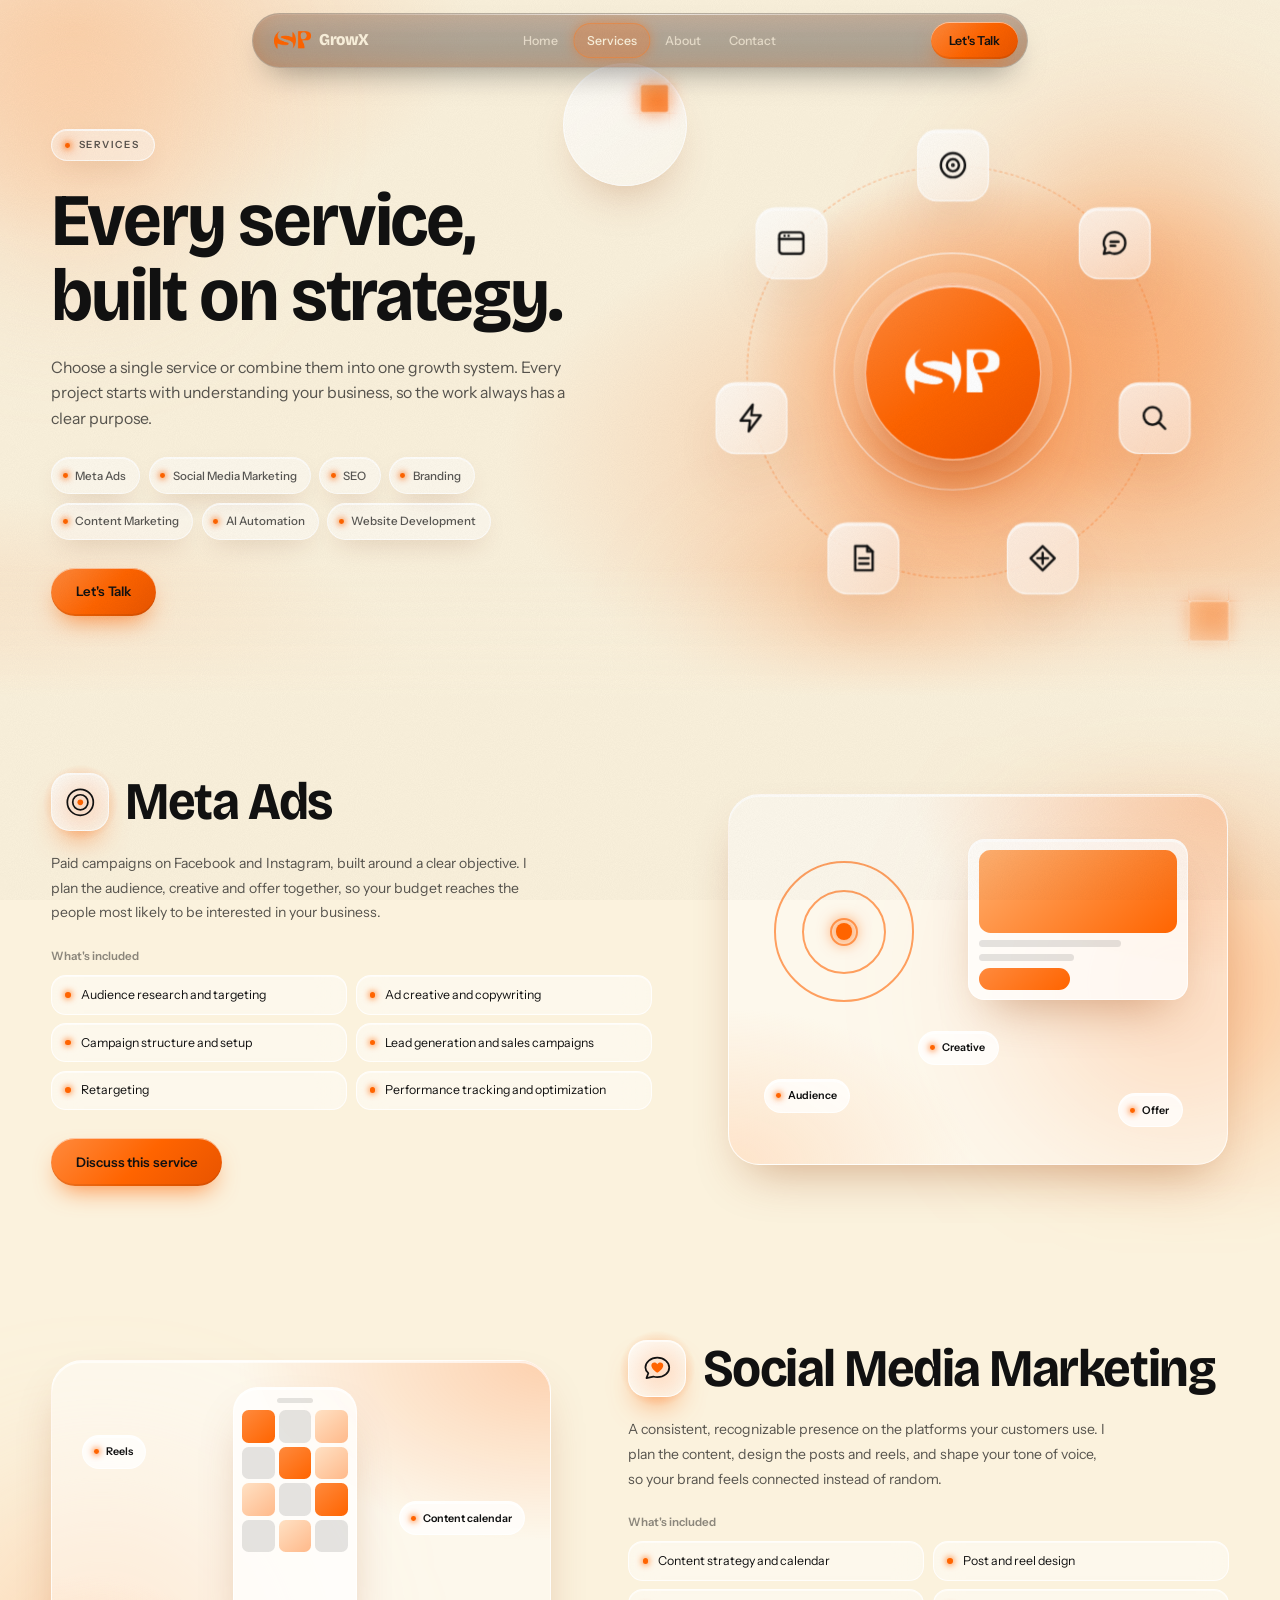
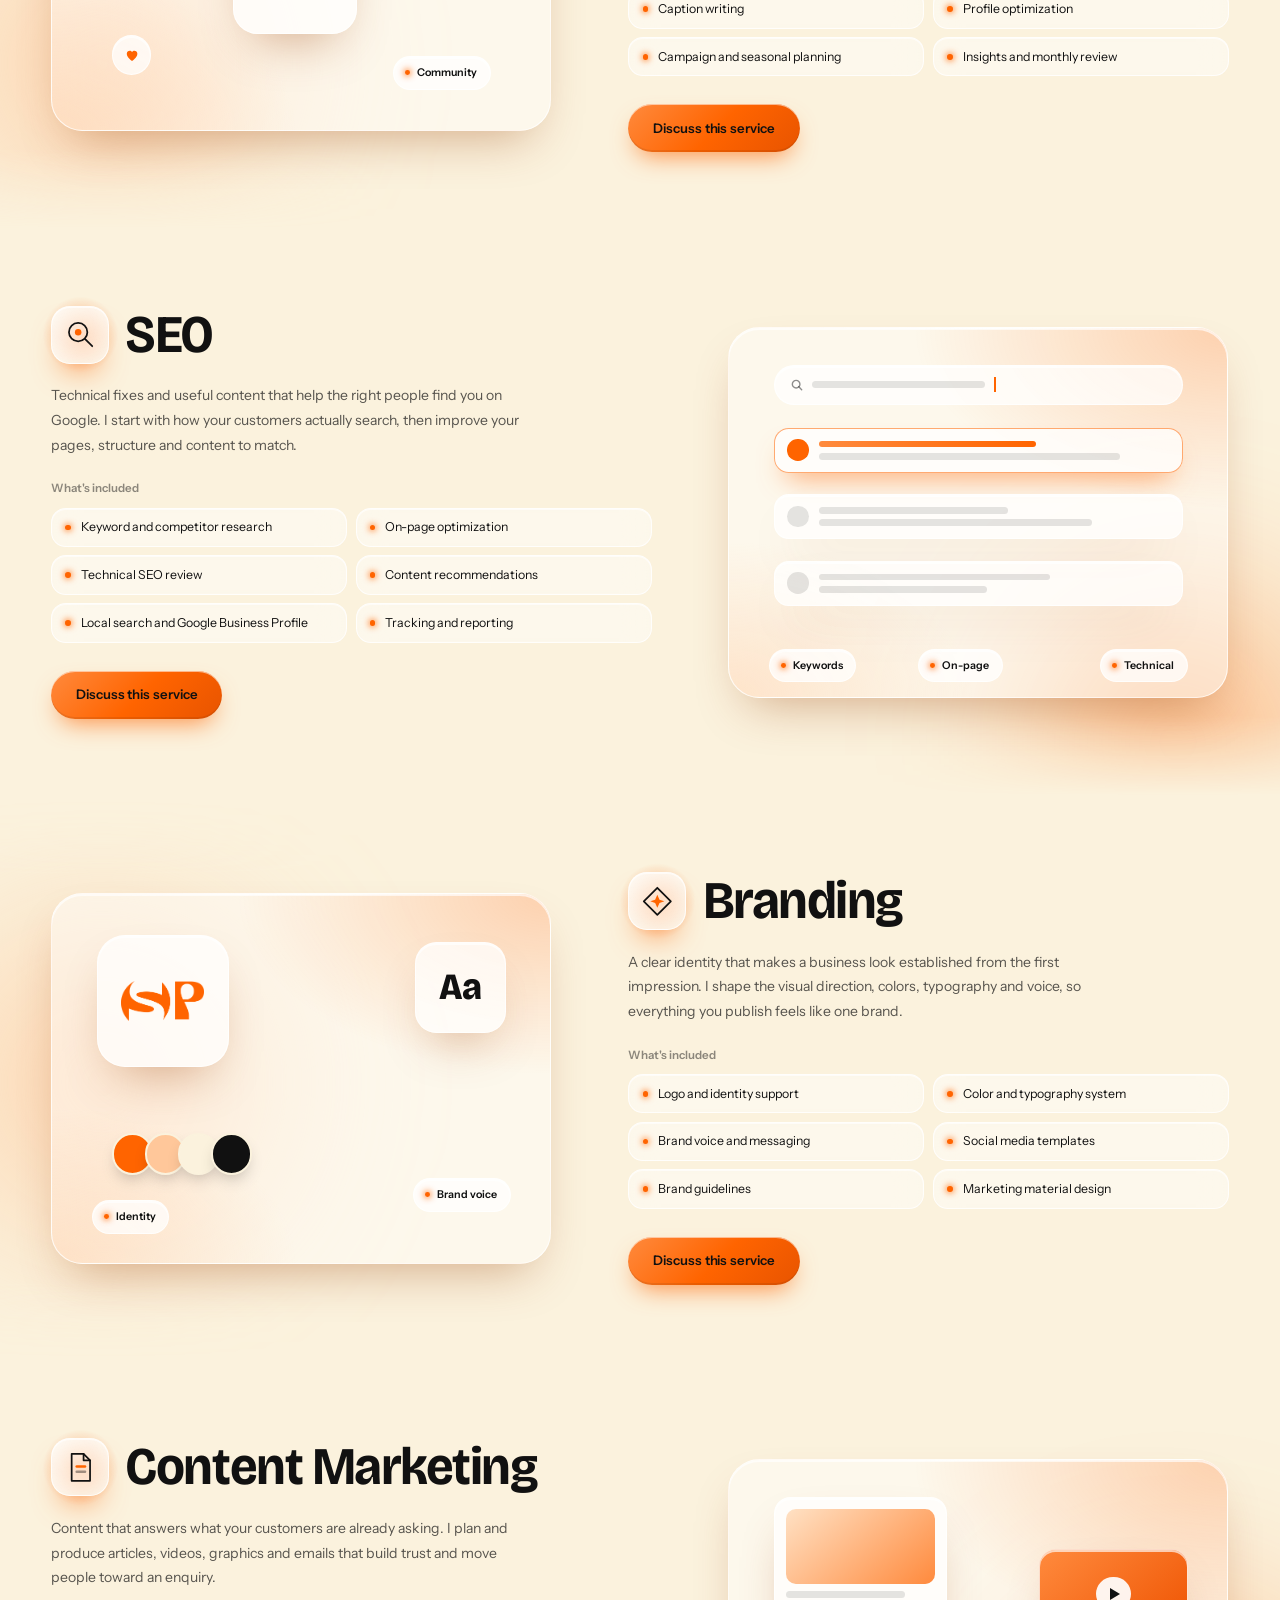
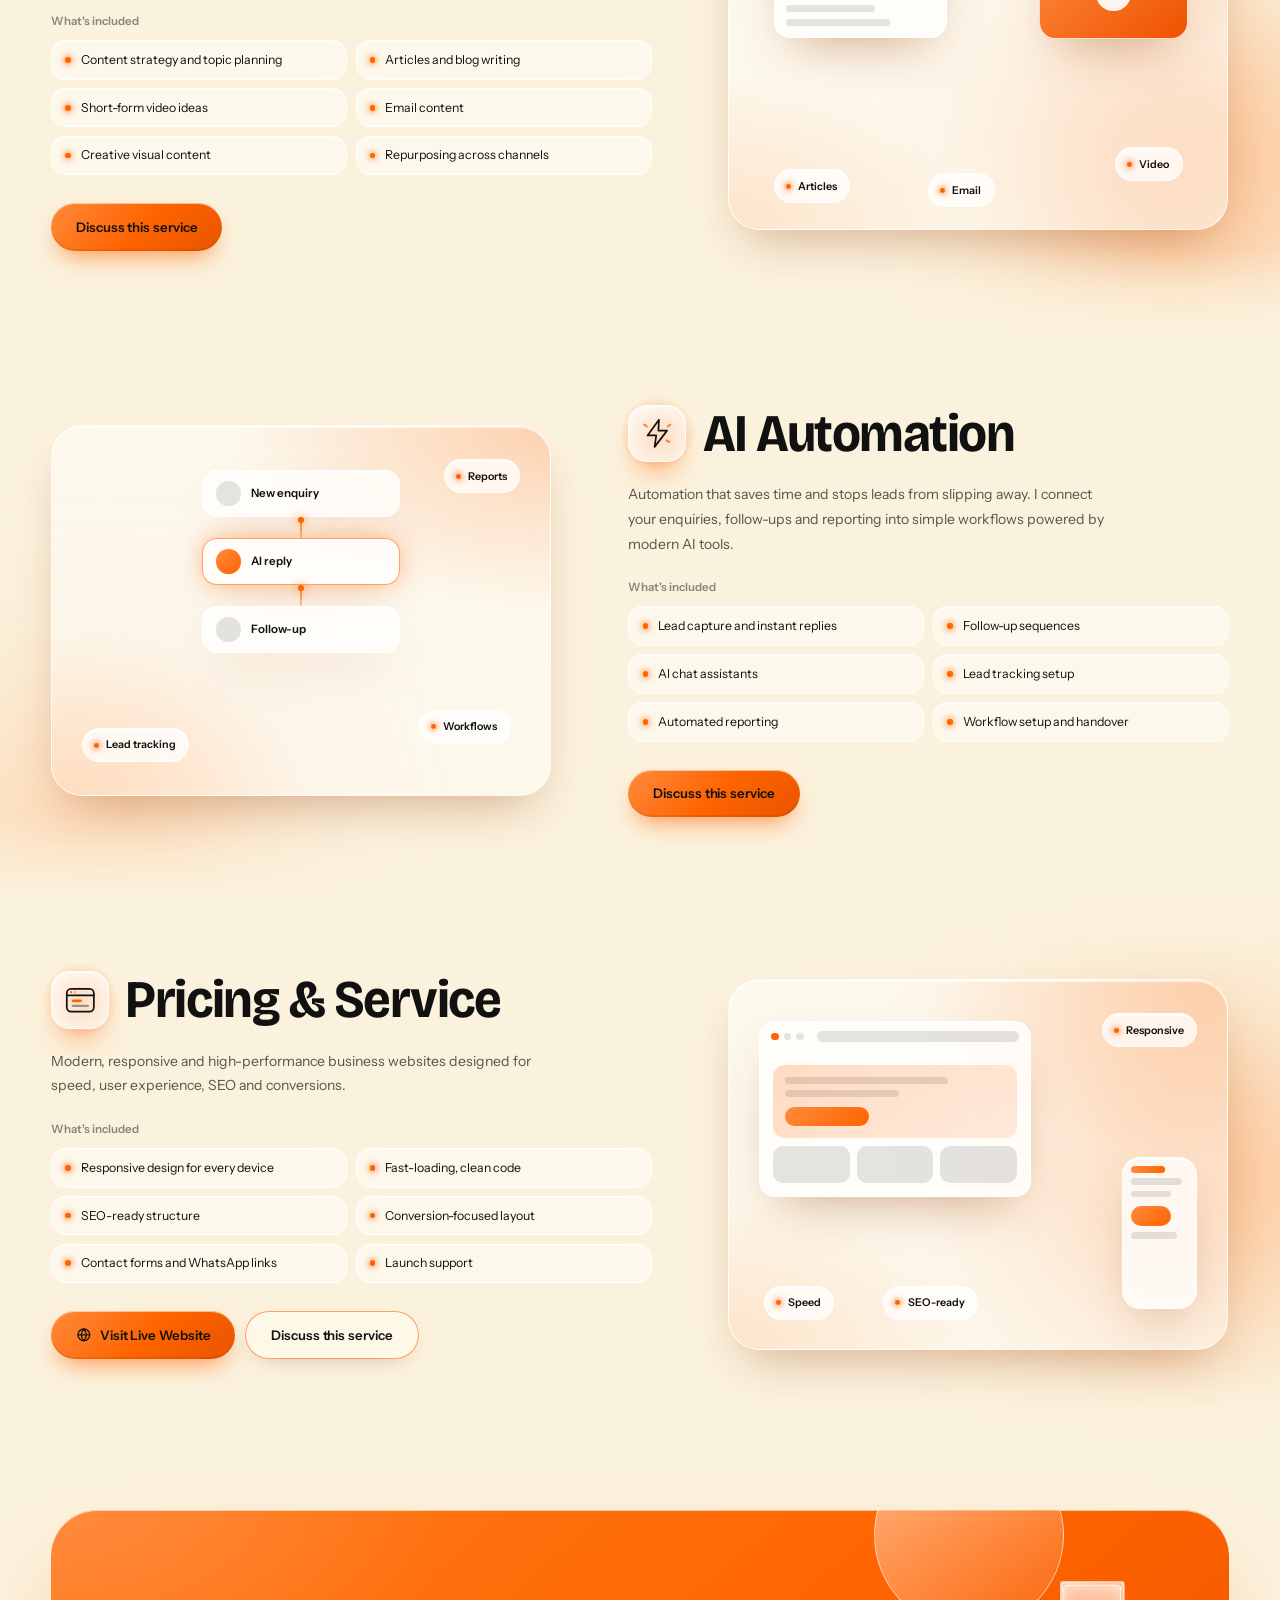
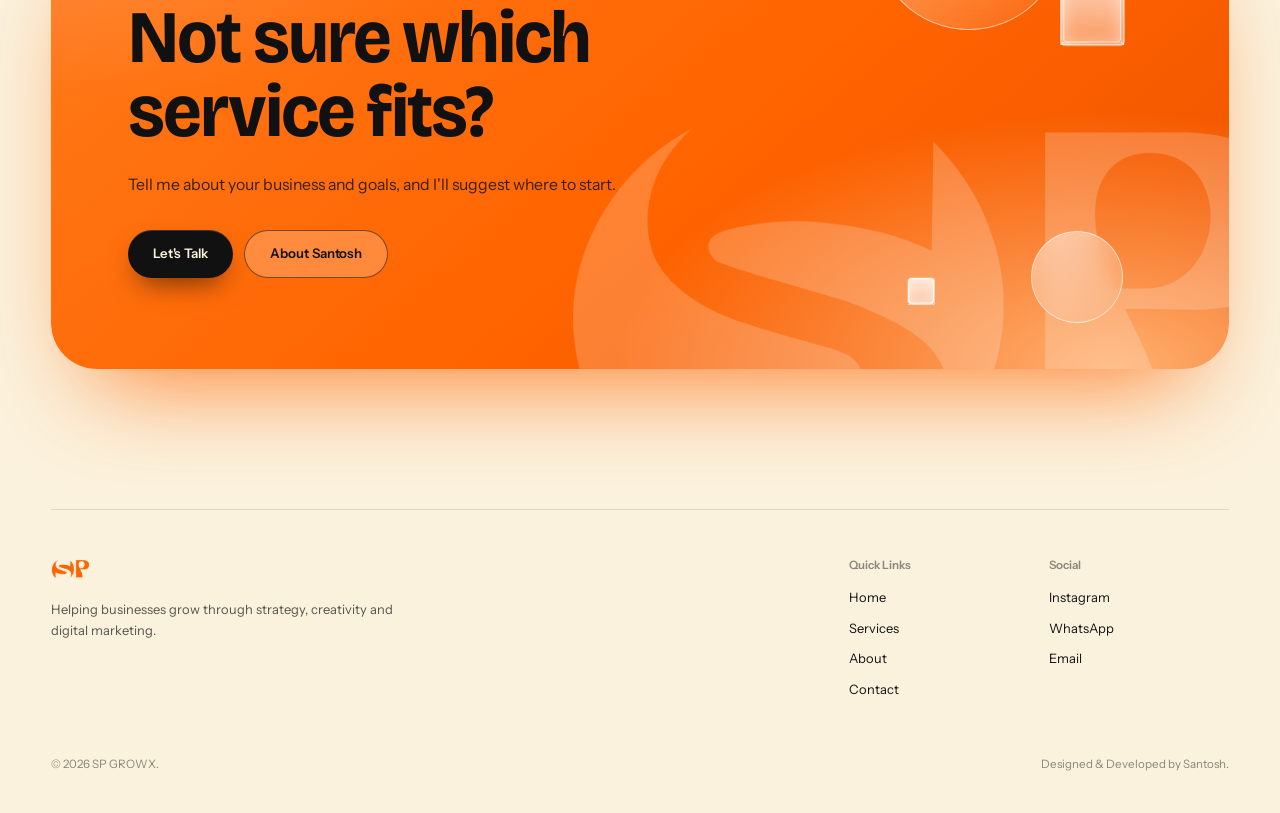
<file: services.html>
<!doctype html>
<html lang="en">
<head>
<meta charset="utf-8">
<meta name="viewport" content="width=device-width, initial-scale=1">
<title>Services | SP GROWX</title>
<meta name="theme-color" content="#FF6400">
<meta name="description" content="Meta Ads, Social Media Marketing, SEO, Branding, Content Marketing, AI Automation and Website Development from SP GROWX, each planned around strategy first.">
<meta property="og:type" content="website">
<meta property="og:site_name" content="SP GROWX">
<meta property="og:title" content="Services | SP GROWX">
<meta property="og:description" content="Meta Ads, Social Media Marketing, SEO, Branding, Content Marketing, AI Automation and Website Development from SP GROWX, each planned around strategy first.">
<link rel="icon" type="image/png" href="assets/images/favicon.png">
<link rel="apple-touch-icon" href="assets/images/apple-touch-icon.png">
<link rel="preconnect" href="https://fonts.googleapis.com">
<link rel="preconnect" href="https://fonts.gstatic.com" crossorigin>
<link href="https://fonts.googleapis.com/css2?family=Bricolage+Grotesque:opsz,wdth,wght@12..96,75..100,200..800&family=Instrument+Sans:wght@400;500;600&display=swap" rel="stylesheet">
<link rel="stylesheet" href="assets/css/style.css">
<script>(function(){var d=document.documentElement;d.classList.add('js');try{if(sessionStorage.getItem('spg-nav')){d.classList.add('nav-seen')}else{sessionStorage.setItem('spg-nav','1')}}catch(e){}})();</script>
<script src="assets/js/main.js" defer></script>

  <!-- Google tag (gtag.js) -->
<script async src="https://www.googletagmanager.com/gtag/js?id=G-EP1KW8PTTX"></script>
<script>
  window.dataLayer = window.dataLayer || [];
  function gtag(){dataLayer.push(arguments);}
  gtag('js', new Date());
  gtag('config', 'G-EP1KW8PTTX');
</script>

<script type="text/javascript">
    (function(c,l,a,r,i,t,y){
        c[a]=c[a]||function(){(c[a].q=c[a].q||[]).push(arguments)};
        t=l.createElement(r);t.async=1;t.src="https://www.clarity.ms/tag/"+i;
        y=l.getElementsByTagName(r)[0];y.parentNode.insertBefore(t,y);
    })(window, document, "clarity", "script", "zef20zyx7j");
</script>

  <!-- Meta Pixel Code -->
<script>
!function(f,b,e,v,n,t,s)
{if(f.fbq)return;n=f.fbq=function(){n.callMethod?
n.callMethod.apply(n,arguments):n.queue.push(arguments)};
if(!f._fbq)f._fbq=n;n.push=n;n.loaded=!0;n.version='2.0';
n.queue=[];t=b.createElement(e);t.async=!0;
t.src=v;s=b.getElementsByTagName(e)[0];
s.parentNode.insertBefore(t,s)}(window, document,'script',
'https://connect.facebook.net/en_US/fbevents.js');
fbq('init', '1133868522913996');
fbq('track', 'PageView');
</script>
<noscript>
<img height="1" width="1" style="display:none"
src="https://www.facebook.com/tr?id=1133868522913996&ev=PageView&noscript=1"/>
</noscript>
<!-- End Meta Pixel Code -->
</head>
<body>
<a class="skip" href="#main">Skip to content</a>
<div class="sp-bar" aria-hidden="true"></div><div class="cglow" aria-hidden="true"></div>

<header class="nav-wrap">
  <nav class="nav" id="nav" aria-label="Primary">
    <a class="brand" href="index.html" aria-label="SP GROWX, home">
      <span class="brand-mark" role="img" aria-hidden="true"></span>
      <span class="brand-name">GrowX</span>
    </a>
    <ul class="nav-links" id="navlinks">
      <li class="nav-ind" id="navind" aria-hidden="true" style="list-style:none"></li>
      <li><a href="index.html">Home</a></li>
      <li><a href="services.html" aria-current="page">Services</a></li>
      <li><a href="about.html">About</a></li>
      <li><a href="contact.html">Contact</a></li>
    </ul>
    <a class="btn btn-primary btn-sm ripple-host magnetic" href="contact.html"><span>Let's Talk</span></a>
    <button class="nav-toggle" id="navtoggle" aria-expanded="false" aria-controls="mobilemenu" aria-label="Open menu"><i></i><i></i></button>
  </nav>
  <div class="mobile-menu" id="mobilemenu">
    <a class="m-link" href="index.html">Home</a>
    <a class="m-link" href="services.html" aria-current="page">Services</a>
    <a class="m-link" href="about.html">About</a>
    <a class="m-link" href="contact.html">Contact</a>
    <a class="btn btn-primary ripple-host" href="contact.html"><span>Let's Talk</span></a>
  </div>
</header>

<main id="main">
<!-- ================= SERVICES HERO ================= -->
<section class="hero ph" id="top" data-parallax>
  <div class="hero-bg" aria-hidden="true">
    <span class="blob b1"></span><span class="blob b2"></span><span class="blob b3"></span>
    <span class="orb o1"></span>
    <span class="cube-pos " style="left:50%;top:12%" aria-hidden="true"><span class="cube3d" style="--s:2.2rem;--t:24s;animation-delay:-0s"><i class="f f1"></i><i class="f f2"></i><i class="f f3"></i><i class="f f4"></i><i class="f f5"></i><i class="f f6"></i></span></span><span class="cube-pos " style="right:4%;bottom:8%" aria-hidden="true"><span class="cube3d" style="--s:3rem;--t:30s;animation-delay:-7s"><i class="f f1"></i><i class="f f2"></i><i class="f f3"></i><i class="f f4"></i><i class="f f5"></i><i class="f f6"></i></span></span>
  </div>
  <div class="hero-fade" aria-hidden="true"></div>
  <div class="container hero-grid">
    <div class="hero-copy">
      <span class="hw-tag"><i></i>SERVICES</span>
      <h1 class="display">
        <span class="ln"><span style="--i:0">Every service,</span></span>
        <span class="ln"><span style="--i:1">built on strategy.</span></span>
      </h1>
      <p class="lede">Choose a single service or combine them into one growth system. Every project starts with understanding your business, so the work always has a clear purpose.</p>
      <nav class="chips" aria-label="Jump to a service"><a href="#meta-ads"><i></i>Meta Ads</a><a href="#social-media-marketing"><i></i>Social Media Marketing</a><a href="#seo"><i></i>SEO</a><a href="#branding"><i></i>Branding</a><a href="#content-marketing"><i></i>Content Marketing</a><a href="#ai-automation"><i></i>AI Automation</a><a href="#website-development"><i></i>Website Development</a></nav>
      <div class="cta-row">
        <a class="btn btn-primary ripple-host magnetic" href="contact.html"><span>Let's Talk</span></a>
      </div>
    </div>
    <div class="orbit" aria-hidden="true">
      <div class="orbit-glow"></div>
      <div class="pl" style="--d:-10"><div class="orbit-spin"><div class="orbit-ring r1"></div><div class="orbit-ring r2"></div><div class="orbit-core orbit-bill"><i></i></div><div class="orbit-node" style="--a:0.00deg"><div class="orbit-tile"><svg viewBox="0 0 24 24" aria-hidden="true"><circle cx="12" cy="12" r="9"/><circle cx="12" cy="12" r="4.5"/><circle cx="12" cy="12" r=".6"/></svg></div></div><div class="orbit-node" style="--a:51.43deg"><div class="orbit-tile"><svg viewBox="0 0 24 24" aria-hidden="true"><path d="M20 12a8 8 0 01-11.7 7L4 20l1.1-4A8 8 0 1120 12z"/><path d="M9 11h6M9 14h3.5"/></svg></div></div><div class="orbit-node" style="--a:102.86deg"><div class="orbit-tile"><svg viewBox="0 0 24 24" aria-hidden="true"><circle cx="10.5" cy="10.5" r="6.5"/><path d="M20 20l-4.9-4.9"/></svg></div></div><div class="orbit-node" style="--a:154.29deg"><div class="orbit-tile"><svg viewBox="0 0 24 24" aria-hidden="true"><path d="M12 3l9 9-9 9-9-9z"/><path d="M12 8v8M8 12h8"/></svg></div></div><div class="orbit-node" style="--a:205.71deg"><div class="orbit-tile"><svg viewBox="0 0 24 24" aria-hidden="true"><path d="M6 3h9l4 4v14H6z"/><path d="M15 3v4h4M9 12h7M9 16h7"/></svg></div></div><div class="orbit-node" style="--a:257.14deg"><div class="orbit-tile"><svg viewBox="0 0 24 24" aria-hidden="true"><path d="M13 2L4 14h7l-1 8 9-12h-7z"/></svg></div></div><div class="orbit-node" style="--a:308.57deg"><div class="orbit-tile"><svg viewBox="0 0 24 24" aria-hidden="true"><rect x="3" y="4" width="18" height="16" rx="2.5"/><path d="M3 9h18M7 6.5h.01M10 6.5h.01"/></svg></div></div></div></div>
    </div>
  </div>
</section>

<section class="svc-sec" id="meta-ads" data-parallax aria-labelledby="meta-ads-h">
  <div class="hw-bg" aria-hidden="true"><span class="pl" style="--d:24;right:-10%;top:10%"><span class="hb o" style="width:460px;height:460px;animation-delay:-3s"></span></span></div>
  <div class="container svc-grid">
    <div class="svc-copy">
      <div class="svc-title reveal"><div class="hw-ico"><svg viewBox="0 0 32 32" aria-hidden="true"><circle class="st" cx="16" cy="16" r="12"/><circle class="st" cx="16" cy="16" r="7"/><circle class="or ic-pop" cx="16" cy="16" r="2.6"/></svg></div><h2 class="display svc-name" id="meta-ads-h">Meta Ads</h2></div>
      <p class="svc-desc reveal" style="--i:1">Paid campaigns on Facebook and Instagram, built around a clear objective. I plan the audience, creative and offer together, so your budget reaches the people most likely to be interested in your business.</p>
      <div class="svc-inc reveal" style="--i:2"><h3>What's included</h3><ul class="svc-list"><li>Audience research and targeting</li><li>Ad creative and copywriting</li><li>Campaign structure and setup</li><li>Lead generation and sales campaigns</li><li>Retargeting</li><li>Performance tracking and optimization</li></ul></div>
      <div class="svc-actions reveal" style="--i:3"><a class="btn btn-primary ripple-host magnetic" href="contact.html"><span>Discuss this service</span></a></div>
    </div>
    <div class="svc-vis-wrap reveal" style="--i:1"><div class="svc-vis" aria-hidden="true">
<div class="vk" style="left:9%;top:18%;--d:-10;--dur:9s"><div class="tg"><i></i><i></i><i></i><b></b></div></div>
<div class="vk" style="right:8%;top:12%;width:44%;--d:14;--dur:7s;--del:-2s"><div class="gl ad"><div class="ad-img"></div><span class="bar" style="width:72%"></span><span class="bar" style="width:48%"></span><div class="ad-btn"></div></div></div>
<div class="vk" style="left:7%;bottom:14%;--d:-16;--dur:8s"><span class="mk-chip"><i></i>Audience</span></div>
<div class="vk" style="left:38%;bottom:27%;--d:10;--dur:9s;--del:-3s"><span class="mk-chip"><i></i>Creative</span></div>
<div class="vk" style="right:9%;bottom:10%;--d:-12;--dur:7.5s;--del:-1s"><span class="mk-chip"><i></i>Offer</span></div>
</div></div>
  </div>
</section>

<section class="svc-sec flip" id="social-media-marketing" data-parallax aria-labelledby="social-media-marketing-h">
  <div class="hw-bg" aria-hidden="true"><span class="pl" style="--d:-24;left:-10%;top:30%"><span class="hb p" style="width:460px;height:460px;animation-delay:-5s"></span></span></div>
  <div class="container svc-grid">
    <div class="svc-copy">
      <div class="svc-title reveal"><div class="hw-ico"><svg viewBox="0 0 32 32" aria-hidden="true"><path class="st" d="M27 15.2c0 5-4.9 9-11 9-1.3 0-2.6-.2-3.7-.6L6 25l1.7-4.6C6 19 5 17.2 5 15.2c0-5 4.9-9 11-9s11 4 11 9z"/><path class="or ic-pop" d="M16 20S10.5 16.7 10.5 13.3c0-1.6 1.2-2.7 2.7-2.7 1.2 0 2.3.6 2.8 1.6.5-1 1.6-1.6 2.8-1.6 1.5 0 2.7 1.1 2.7 2.7C21.5 16.7 16 20 16 20z"/></svg></div><h2 class="display svc-name" id="social-media-marketing-h">Social Media Marketing</h2></div>
      <p class="svc-desc reveal" style="--i:1">A consistent, recognizable presence on the platforms your customers use. I plan the content, design the posts and reels, and shape your tone of voice, so your brand feels connected instead of random.</p>
      <div class="svc-inc reveal" style="--i:2"><h3>What's included</h3><ul class="svc-list"><li>Content strategy and calendar</li><li>Post and reel design</li><li>Caption writing</li><li>Profile optimization</li><li>Campaign and seasonal planning</li><li>Insights and monthly review</li></ul></div>
      <div class="svc-actions reveal" style="--i:3"><a class="btn btn-primary ripple-host magnetic" href="contact.html"><span>Discuss this service</span></a></div>
    </div>
    <div class="svc-vis-wrap reveal" style="--i:1"><div class="svc-vis" aria-hidden="true">
<div class="vk" style="left:calc(50% - 68px);top:7%;--d:8;--dur:10s"><div class="gl pf"><div class="pf-notch"></div><div class="pf-grid"><i class="o"></i><i></i><i class="p"></i><i></i><i class="o"></i><i class="p"></i><i class="p"></i><i></i><i class="o"></i><i></i><i class="p"></i><i></i></div></div></div>
<div class="vk" style="left:6%;top:20%;--d:-18"><span class="mk-chip"><i></i>Reels</span></div>
<div class="vk" style="right:5%;top:38%;--d:-14;--del:-3s"><span class="mk-chip"><i></i>Content calendar</span></div>
<div class="vk" style="left:12%;bottom:15%;--d:-20;--del:-1s"><div class="gl rb"><svg viewBox="0 0 24 24" aria-hidden="true"><path d="M12 20s-7-4.4-7-9.6C5 8 6.8 6.4 9 6.4c1.4 0 2.6.7 3 1.900.4-1.200 1.600-1.900 3-1.900 2.200 0 4 1.600 4 4 0 5.200-7 9.600-7 9.600z"/></svg></div></div>
<div class="vk" style="right:12%;bottom:11%;--d:-10;--del:-2s"><span class="mk-chip"><i></i>Community</span></div>
</div></div>
  </div>
</section>

<section class="svc-sec" id="seo" data-parallax aria-labelledby="seo-h">
  <div class="hw-bg" aria-hidden="true"><span class="pl" style="--d:24;right:-10%;top:50%"><span class="hb o" style="width:460px;height:460px;animation-delay:-7s"></span></span></div>
  <div class="container svc-grid">
    <div class="svc-copy">
      <div class="svc-title reveal"><div class="hw-ico"><svg viewBox="0 0 32 32" aria-hidden="true"><circle class="st" cx="14" cy="14" r="8.5"/><path class="st" d="M20.5 20.5L27 27"/><circle class="or ic-pop" cx="14" cy="14" r="3"/></svg></div><h2 class="display svc-name" id="seo-h">SEO</h2></div>
      <p class="svc-desc reveal" style="--i:1">Technical fixes and useful content that help the right people find you on Google. I start with how your customers actually search, then improve your pages, structure and content to match.</p>
      <div class="svc-inc reveal" style="--i:2"><h3>What's included</h3><ul class="svc-list"><li>Keyword and competitor research</li><li>On-page optimization</li><li>Technical SEO review</li><li>Content recommendations</li><li>Local search and Google Business Profile</li><li>Tracking and reporting</li></ul></div>
      <div class="svc-actions reveal" style="--i:3"><a class="btn btn-primary ripple-host magnetic" href="contact.html"><span>Discuss this service</span></a></div>
    </div>
    <div class="svc-vis-wrap reveal" style="--i:1"><div class="svc-vis" aria-hidden="true">
<div class="vk" style="left:9%;right:9%;top:10%;--d:6;animation:none"><div class="gl sb"><svg viewBox="0 0 24 24" aria-hidden="true"><circle cx="10.5" cy="10.5" r="6.5"/><path d="M20 20l-4.9-4.9"/></svg><span class="bar"></span><span class="caret"></span></div></div>
<div class="vk" style="left:9%;right:9%;top:27%;--d:10;--dur:9s"><div class="gl rs hit"><i></i><div class="sk"><span class="bar or" style="width:62%"></span><span class="bar" style="width:86%"></span></div></div></div>
<div class="vk" style="left:9%;right:9%;top:45%;--d:14;--del:-2s"><div class="gl rs"><i></i><div class="sk"><span class="bar" style="width:54%"></span><span class="bar" style="width:78%"></span></div></div></div>
<div class="vk" style="left:9%;right:9%;top:63%;--d:18;--del:-4s"><div class="gl rs"><i></i><div class="sk"><span class="bar" style="width:66%"></span><span class="bar" style="width:48%"></span></div></div></div>
<div class="vk" style="left:8%;bottom:4%;--d:-16"><span class="mk-chip"><i></i>Keywords</span></div>
<div class="vk" style="left:38%;bottom:4%;--d:-12;--del:-2s"><span class="mk-chip"><i></i>On-page</span></div>
<div class="vk" style="right:8%;bottom:4%;--d:-14;--del:-4s"><span class="mk-chip"><i></i>Technical</span></div>
</div></div>
  </div>
</section>

<section class="svc-sec flip" id="branding" data-parallax aria-labelledby="branding-h">
  <div class="hw-bg" aria-hidden="true"><span class="pl" style="--d:-24;left:-10%;top:10%"><span class="hb p" style="width:460px;height:460px;animation-delay:-9s"></span></span></div>
  <div class="container svc-grid">
    <div class="svc-copy">
      <div class="svc-title reveal"><div class="hw-ico"><svg viewBox="0 0 32 32" aria-hidden="true"><path class="st" d="M16 3.5l12.5 12.5L16 28.5 3.5 16z"/><path class="or ic-pop" d="M16 10l2 4.5 4.5 1.5-4.5 1.5L16 22l-2-4.5L9.5 16l4.5-1.5z"/></svg></div><h2 class="display svc-name" id="branding-h">Branding</h2></div>
      <p class="svc-desc reveal" style="--i:1">A clear identity that makes a business look established from the first impression. I shape the visual direction, colors, typography and voice, so everything you publish feels like one brand.</p>
      <div class="svc-inc reveal" style="--i:2"><h3>What's included</h3><ul class="svc-list"><li>Logo and identity support</li><li>Color and typography system</li><li>Brand voice and messaging</li><li>Social media templates</li><li>Brand guidelines</li><li>Marketing material design</li></ul></div>
      <div class="svc-actions reveal" style="--i:3"><a class="btn btn-primary ripple-host magnetic" href="contact.html"><span>Discuss this service</span></a></div>
    </div>
    <div class="svc-vis-wrap reveal" style="--i:1"><div class="svc-vis" aria-hidden="true">
<div class="vk" style="left:9%;top:11%;--d:-8"><div class="gl lt"><i></i></div></div>
<div class="vk" style="right:9%;top:13%;--d:12;--del:-2s"><div class="gl aa">Aa</div></div>
<div class="vk" style="left:12%;bottom:24%;--d:-14;--del:-3s"><div class="sw"><i style="background:#FF6400"></i><i style="background:#FFC79A"></i><i style="background:#FBF2DD"></i><i style="background:#111"></i></div></div>
<div class="vk" style="left:8%;bottom:8%;--d:-16"><span class="mk-chip"><i></i>Identity</span></div>
<div class="vk" style="right:8%;bottom:14%;--d:-12;--del:-1s"><span class="mk-chip"><i></i>Brand voice</span></div>
</div></div>
  </div>
</section>

<section class="svc-sec" id="content-marketing" data-parallax aria-labelledby="content-marketing-h">
  <div class="hw-bg" aria-hidden="true"><span class="pl" style="--d:24;right:-10%;top:30%"><span class="hb o" style="width:460px;height:460px;animation-delay:-11s"></span></span></div>
  <div class="container svc-grid">
    <div class="svc-copy">
      <div class="svc-title reveal"><div class="hw-ico"><svg viewBox="0 0 32 32" aria-hidden="true"><path class="st" d="M8 3.5h11l6 6V28.5H8z"/><path class="st" d="M19 3.5v6h6"/><rect class="or ic-ln" style="--l:0" x="11.5" y="14" width="10" height="2.4" rx="1.2"/><rect class="ink ic-ln" style="--l:1" x="11.5" y="19" width="10" height="2.2" rx="1.1"/></svg></div><h2 class="display svc-name" id="content-marketing-h">Content Marketing</h2></div>
      <p class="svc-desc reveal" style="--i:1">Content that answers what your customers are already asking. I plan and produce articles, videos, graphics and emails that build trust and move people toward an enquiry.</p>
      <div class="svc-inc reveal" style="--i:2"><h3>What's included</h3><ul class="svc-list"><li>Content strategy and topic planning</li><li>Articles and blog writing</li><li>Short-form video ideas</li><li>Email content</li><li>Creative visual content</li><li>Repurposing across channels</li></ul></div>
      <div class="svc-actions reveal" style="--i:3"><a class="btn btn-primary ripple-host magnetic" href="contact.html"><span>Discuss this service</span></a></div>
    </div>
    <div class="svc-vis-wrap reveal" style="--i:1"><div class="svc-vis" aria-hidden="true">
<div class="vk" style="left:9%;top:10%;--d:-8"><div class="gl dc"><div class="dc-img"></div><span class="bar" style="width:80%"></span><span class="bar" style="width:60%"></span><span class="bar" style="width:70%"></span></div></div>
<div class="vk" style="right:8%;top:24%;--d:14;--del:-2s"><div class="gl vd"><b></b></div></div>
<div class="vk" style="left:9%;bottom:7%;--d:-16"><span class="mk-chip"><i></i>Articles</span></div>
<div class="vk" style="left:40%;bottom:6%;--d:-10;--del:-3s"><span class="mk-chip"><i></i>Email</span></div>
<div class="vk" style="right:9%;bottom:13%;--d:-12;--del:-1s"><span class="mk-chip"><i></i>Video</span></div>
</div></div>
  </div>
</section>

<section class="svc-sec flip" id="ai-automation" data-parallax aria-labelledby="ai-automation-h">
  <div class="hw-bg" aria-hidden="true"><span class="pl" style="--d:-24;left:-10%;top:50%"><span class="hb p" style="width:460px;height:460px;animation-delay:-13s"></span></span></div>
  <div class="container svc-grid">
    <div class="svc-copy">
      <div class="svc-title reveal"><div class="hw-ico"><svg viewBox="0 0 32 32" aria-hidden="true"><path class="st" d="M17.5 3.5L7 18h8l-1.5 10.5L25 13.5h-8z"/><g class="os"><path class="ic-ray" style="--r:0" d="M4 8l2.2 1.6"/><path class="ic-ray" style="--r:1" d="M28 8l-2.2 1.6"/><path class="ic-ray" style="--r:2" d="M27 24l-2.3-1.4"/></g></svg></div><h2 class="display svc-name" id="ai-automation-h">AI Automation</h2></div>
      <p class="svc-desc reveal" style="--i:1">Automation that saves time and stops leads from slipping away. I connect your enquiries, follow-ups and reporting into simple workflows powered by modern AI tools.</p>
      <div class="svc-inc reveal" style="--i:2"><h3>What's included</h3><ul class="svc-list"><li>Lead capture and instant replies</li><li>Follow-up sequences</li><li>AI chat assistants</li><li>Lead tracking setup</li><li>Automated reporting</li><li>Workflow setup and handover</li></ul></div>
      <div class="svc-actions reveal" style="--i:3"><a class="btn btn-primary ripple-host magnetic" href="contact.html"><span>Discuss this service</span></a></div>
    </div>
    <div class="svc-vis-wrap reveal" style="--i:1"><div class="svc-vis" aria-hidden="true">
<div class="vk" style="left:0;right:0;top:12%;--d:6;animation:none"><div class="fl"><div class="gl fn"><i></i>New enquiry</div><span class="fw"></span><div class="gl fn hot"><i></i>AI reply</div><span class="fw w2"></span><div class="gl fn"><i></i>Follow-up</div></div></div>
<div class="vk" style="right:6%;top:9%;--d:-16"><span class="mk-chip"><i></i>Reports</span></div>
<div class="vk" style="left:6%;bottom:9%;--d:-14;--del:-2s"><span class="mk-chip"><i></i>Lead tracking</span></div>
<div class="vk" style="right:8%;bottom:14%;--d:-12;--del:-4s"><span class="mk-chip"><i></i>Workflows</span></div>
</div></div>
  </div>
</section>

<section class="svc-sec" id="website-development" data-parallax aria-labelledby="website-development-h">
  <div class="hw-bg" aria-hidden="true"><span class="pl" style="--d:24;right:-10%;top:10%"><span class="hb o" style="width:460px;height:460px;animation-delay:-15s"></span></span></div>
  <div class="container svc-grid">
    <div class="svc-copy">
      <div class="svc-title reveal"><div class="hw-ico"><svg viewBox="0 0 32 32" aria-hidden="true"><rect class="st" x="3.5" y="5.5" width="25" height="21" rx="4"/><path class="st" d="M3.5 11.5h25"/><circle class="or" cx="7.6" cy="8.5" r="1"/><circle class="or" cx="11.2" cy="8.5" r="1" opacity=".55"/><rect class="or ic-ln" style="--l:0" x="8" y="15.2" width="9.5" height="2.6" rx="1.3"/><rect class="ink ic-ln" style="--l:1" x="8" y="20" width="16" height="2.2" rx="1.1"/></svg></div><h2 class="display svc-name" id="website-development-h">Pricing &amp; Service</h2></div>
      <p class="svc-desc reveal" style="--i:1">Modern, responsive and high-performance business websites designed for speed, user experience, SEO and conversions.</p>
      <div class="svc-inc reveal" style="--i:2"><h3>What's included</h3><ul class="svc-list"><li>Responsive design for every device</li><li>Fast-loading, clean code</li><li>SEO-ready structure</li><li>Conversion-focused layout</li><li>Contact forms and WhatsApp links</li><li>Launch support</li></ul></div>
      <div class="svc-actions reveal" style="--i:3"><a class="btn btn-primary ripple-host magnetic" href="https://spgrowx.github.io/SPGROWX/" target="_blank" rel="noopener noreferrer" aria-label="Visit live website (opens in a new tab)"><span class="with-ic"><svg viewBox="0 0 24 24" fill="none" stroke="currentColor" stroke-width="2" stroke-linecap="round" stroke-linejoin="round" aria-hidden="true"><circle cx="12" cy="12" r="9"/><path d="M3 12h18M12 3c2.6 2.7 3.8 5.7 3.8 9S14.6 18.3 12 21c-2.6-2.7-3.8-5.7-3.8-9S9.4 5.7 12 3z"/></svg>Visit Live Website</span></a><a class="btn btn-glass ripple-host magnetic" href="contact.html"><span>Discuss this service</span></a></div>
    </div>
    <div class="svc-vis-wrap reveal" style="--i:1"><div class="svc-vis" aria-hidden="true">
<div class="vk" style="left:6%;top:11%;--d:-6;--dur:10s"><div class="gl br"><div class="br-top"><i></i><i></i><i></i><span class="bar"></span></div><div class="br-body"><div class="br-hero"><span class="bar" style="width:74%"></span><span class="bar" style="width:52%"></span><div class="br-btn"></div></div><div class="br-cards"><i></i><i></i><i></i></div></div></div></div>
<div class="vk" style="right:6%;bottom:11%;--d:14;--del:-3s"><div class="gl pm"><span class="bar or" style="width:60%"></span><span class="bar" style="width:90%"></span><span class="bar" style="width:70%"></span><div class="br-btn" style="width:70%"></div><span class="bar" style="width:80%"></span></div></div>
<div class="vk" style="left:7%;bottom:8%;--d:-16"><span class="mk-chip"><i></i>Speed</span></div>
<div class="vk" style="left:31%;bottom:8%;--d:-12;--del:-2s"><span class="mk-chip"><i></i>SEO-ready</span></div>
<div class="vk" style="right:6%;top:9%;--d:-14;--del:-3s"><span class="mk-chip"><i></i>Responsive</span></div>
</div></div>
  </div>
</section>
<!-- ================= CALL TO ACTION ================= -->
<section class="cta" data-parallax aria-labelledby="cta-h">
  <div class="container">
    <div class="cta-panel reveal">
      <span class="cta-mark" aria-hidden="true"></span>
      <span class="cube-pos cube-w" style="right:9%;top:16%" aria-hidden="true"><span class="cube3d" style="--s:4.6rem;--t:30s;animation-delay:-3s"><i class="f f1"></i><i class="f f2"></i><i class="f f3"></i><i class="f f4"></i><i class="f f5"></i><i class="f f6"></i></span></span><span class="cube-pos cube-w" style="right:25%;bottom:14%" aria-hidden="true"><span class="cube3d" style="--s:2rem;--t:22s;animation-delay:-9s"><i class="f f1"></i><i class="f f2"></i><i class="f f3"></i><i class="f f4"></i><i class="f f5"></i><i class="f f6"></i></span></span>
      <span class="pl" style="--d:-30;right:14%;top:-70px" aria-hidden="true"><span class="ct-orb" style="width:190px;height:190px"></span></span>
      <span class="pl" style="--d:22;right:9%;bottom:10%" aria-hidden="true"><span class="ct-orb" style="width:92px;height:92px;animation-delay:-4s"></span></span>
      <h2 class="display" id="cta-h">Not sure which service fits?</h2>
      <p>Tell me about your business and goals, and I'll suggest where to start.</p>
      <div class="cta-actions">
        <a class="btn btn-ink ripple-host magnetic" href="contact.html"><span>Let's Talk</span></a>
        <a class="btn btn-glass-on-orange ripple-host magnetic" href="about.html"><span>About Santosh</span></a>
      </div>
    </div>
  </div>
</section>
</main>

<footer class="footer" id="footer">
  <div class="container">
    <div class="foot-grid">
      <div class="foot-about">
        <a class="brand" href="index.html" aria-label="SP GROWX, home"><span class="brand-mark" role="img" aria-hidden="true"></span><span class="brand-name">GrowX</span></a>
        <p>Helping businesses grow through strategy, creativity and digital marketing.</p>
      </div>
      <div class="foot-cols">
        <div><h3>Quick Links</h3><ul><li><a href="index.html">Home</a></li><li><a href="services.html">Services</a></li><li><a href="about.html">About</a></li><li><a href="contact.html">Contact</a></li></ul></div>
        <div><h3>Social</h3><ul><li><a href="https://www.instagram.com/spgrowx/" target="_blank" rel="noopener noreferrer">Instagram</a></li><li><a href="https://wa.me/916354814102" target="_blank" rel="noopener noreferrer">WhatsApp</a></li><li><a href="mailto:spgrowx@gmail.com">Email</a></li></ul></div>
      </div>
    </div>
    <div class="legal"><span>&copy; 2026 SP GROWX.</span><span>Designed &amp; Developed by Santosh.</span></div>
  </div>
</footer>

</body>
</html>
</file>
<file: assets/css/style.css>
/* ==========================================================
   SP GROWX — tokens
   ========================================================== */
:root{
  --orange:#FF6400;
  --orange-hi:#FF8A3D;
  --orange-lo:#E85400;
  --peach:#FFC79A;
  --on-orange:#111111;          /* text on orange: 6.3:1 */
  --dk:#171210;                 /* fixed dark surface used in work card */
  --dk-ink:#FBF2DD;

  --bg:#FBF2DD;
  --bg-deep:#F3E3BF;
  --ink:#111111;
  --ink-2:rgba(17,17,17,.70);
  --ink-3:rgba(17,17,17,.48);
  --line:rgba(17,17,17,.11);
  --glass:rgba(255,255,255,.44);
  --glass-strong:rgba(255,255,255,.74);
  --glass-line:rgba(255,255,255,.78);
  --glass-hi:rgba(255,255,255,.6);
  --shadow-card:0 1.75rem 3.75rem -1.5rem rgba(150,60,0,.42), 0 2px 0 rgba(255,255,255,.65) inset;
  --shadow-nav:0 0.75rem 2.125rem -0.875rem rgba(120,50,0,.30), 0 1px 0 rgba(255,255,255,.8) inset;
  --shadow-nav-2:0 1.125rem 2.75rem -1rem rgba(120,50,0,.42), 0 1px 0 rgba(255,255,255,.85) inset;
  /* dedicated navbar glass: a warm dark frosted pill that stays legible over any page background */
  --nav-bg:rgba(45,30,20,.36);
  --nav-bg-strong:rgba(40,26,17,.58);
  --nav-border:rgba(255,255,255,.12);
  --nav-ink:#FBF2DD;
  --nav-ink-2:rgba(251,242,221,.74);
  --nav-shadow:0 1.125rem 2.5rem -1.25rem rgba(0,0,0,.55), 0 1px 0 rgba(255,255,255,.1) inset, 0 0 2rem -0.375rem rgba(255,100,0,.32) inset;
  --nav-shadow-2:0 1.375rem 3rem -1.125rem rgba(0,0,0,.6), 0 1px 0 rgba(255,255,255,.12) inset, 0 0 2.5rem -0.25rem rgba(255,100,0,.4) inset;
  --blob-op:1;
  --noise-op:.07;
  --noise-blend:multiply;
  --ease:cubic-bezier(.2,.7,.1,1);
  color-scheme:light;

}
@media not all{
  :root:not([data-theme="light"]){
    --bg:#130C07; --bg-deep:#1D120A;
    --ink:#FBF2DD; --ink-2:rgba(251,242,221,.72); --ink-3:rgba(251,242,221,.5);
    --line:rgba(251,242,221,.13);
    --glass:rgba(255,236,214,.07); --glass-strong:rgba(255,236,214,.13);
    --glass-line:rgba(255,236,214,.2); --glass-hi:rgba(255,236,214,.16);
    --shadow-card:0 1.875rem 4.375rem -1.5rem rgba(0,0,0,.8), 0 1px 0 rgba(255,255,255,.12) inset;
    --shadow-nav:0 0.875rem 2.25rem -0.875rem rgba(0,0,0,.8), 0 1px 0 rgba(255,255,255,.12) inset;
    --shadow-nav-2:0 1.25rem 3rem -1rem rgba(0,0,0,.9), 0 1px 0 rgba(255,255,255,.16) inset;
    --blob-op:.55; --noise-op:.07; --noise-blend:screen;
    color-scheme:dark;
    --nav-bg:rgba(30,19,12,.5); --nav-bg-strong:rgba(26,16,10,.7);
  }
}
:root[data-theme="dark"]{
  --bg:#130C07; --bg-deep:#1D120A;
  --ink:#FBF2DD; --ink-2:rgba(251,242,221,.72); --ink-3:rgba(251,242,221,.5);
  --line:rgba(251,242,221,.13);
  --glass:rgba(255,236,214,.07); --glass-strong:rgba(255,236,214,.13);
  --glass-line:rgba(255,236,214,.2); --glass-hi:rgba(255,236,214,.16);
  --shadow-card:0 1.875rem 4.375rem -1.5rem rgba(0,0,0,.8), 0 1px 0 rgba(255,255,255,.12) inset;
  --shadow-nav:0 0.875rem 2.25rem -0.875rem rgba(0,0,0,.8), 0 1px 0 rgba(255,255,255,.12) inset;
  --shadow-nav-2:0 1.25rem 3rem -1rem rgba(0,0,0,.9), 0 1px 0 rgba(255,255,255,.16) inset;
  --blob-op:.55; --noise-op:.07; --noise-blend:screen;
  color-scheme:dark;
  --nav-bg:rgba(30,19,12,.5); --nav-bg-strong:rgba(26,16,10,.7);
}

/* ==========================================================
   Base
   ========================================================== */
*,*::before,*::after{box-sizing:border-box}
html{-webkit-text-size-adjust:100%}
/* desktop & laptop: everything is rem-based, so one root size scales the whole design to fit 100% zoom comfortably */
@media (min-width:993px){
  html{font-size:clamp(13px,calc(.3125vw + 9.2px),15.5px)}
}
body{
  margin:0;background:var(--bg);color:var(--ink);
  font-family:"Instrument Sans",system-ui,-apple-system,"Segoe UI",Roboto,Helvetica,Arial,sans-serif;
  font-size:1.0625rem;line-height:1.6;-webkit-font-smoothing:antialiased;
  overflow-x:clip;
}
body::after{ /* film grain over everything */
  content:"";position:fixed;inset:0;z-index:200;pointer-events:none;
  background-image:url("../images/noise.svg");background-size:13.75rem 13.75rem;
  opacity:var(--noise-op);mix-blend-mode:var(--noise-blend);
}
h1,h2,h3,p,ul{margin:0}
ul{padding:0;list-style:none}
a{color:inherit;text-decoration:none}
img,svg{display:block;max-width:100%}
button{font:inherit;color:inherit;cursor:pointer}
.display{
  font-family:"Bricolage Grotesque","Instrument Sans",system-ui,sans-serif;
  font-variation-settings:"wdth" 93,"opsz" 40;
  font-weight:700;letter-spacing:-.028em;line-height:1.02;text-wrap:balance;
}
:focus-visible{outline:0.1875rem solid var(--orange);outline-offset:0.1875rem;border-radius:0.75rem}
.skip{position:absolute;left:1rem;top:-3.75rem;z-index:300;background:var(--ink);color:var(--bg);padding:0.625rem 1rem;border-radius:62.4375rem;transition:top .2s}
.skip:focus{top:0.75rem}
.container{width:min(1280px,calc(100% - clamp(48px,8vw,144px)));margin-inline:auto}
.section{position:relative;padding-block:clamp(6rem,13vw,11.875rem)}
.h2{font-size:clamp(2.3rem,4.8vw,4.3rem)}
.lead{color:var(--ink-2);max-width:46ch}

/* ==========================================================
   Buttons
   ========================================================== */
.btn{
  --tx:0px;--ty:0px;
  position:relative;display:inline-flex;align-items:center;justify-content:center;
  height:3.625rem;padding:0 1.875rem;border-radius:62.4375rem;border:0;
  font-weight:600;font-size:1rem;letter-spacing:-.005em;white-space:nowrap;
  overflow:hidden;isolation:isolate;
  transition:transform .35s var(--ease), box-shadow .35s var(--ease), background .3s, border-color .3s, color .3s;
}
.btn > span{position:relative;z-index:1;display:block;transform:translate(var(--tx),var(--ty));transition:transform .25s var(--ease)}
.btn-sm{height:2.75rem;padding:0 1.375rem;font-size:.9375rem}
.btn-primary{
  color:var(--on-orange);
  background:linear-gradient(135deg,var(--orange-hi) 0%,var(--orange) 52%,var(--orange-lo) 100%);
  box-shadow:0 0.875rem 1.875rem -0.625rem rgba(255,100,0,.7), 0 1px 0 rgba(255,255,255,.55) inset, 0 -2px 0 rgba(0,0,0,.08) inset;
}
.btn-primary::before{ /* sheen */
  content:"";position:absolute;inset:0;z-index:0;
  background:linear-gradient(105deg,transparent 30%,rgba(255,255,255,.55) 50%,transparent 70%);
  transform:translateX(-120%);transition:transform .8s var(--ease);
}
.btn-primary:hover{transform:translateY(-0.1875rem);box-shadow:0 1.375rem 2.75rem -0.625rem rgba(255,100,0,.85),0 0 0 0.375rem rgba(255,100,0,.14),0 1px 0 rgba(255,255,255,.6) inset}
.btn-primary:hover::before{transform:translateX(120%)}
.btn-primary:active{transform:translateY(-1px) scale(.985)}
.btn-glass{
  color:var(--ink);background:var(--glass);
  -webkit-backdrop-filter:blur(16px) saturate(1.5);backdrop-filter:blur(16px) saturate(1.5);
  border:1.5px solid rgba(255,100,0,.6);
  box-shadow:0 0.625rem 1.625rem -0.875rem rgba(120,50,0,.35), 0 1px 0 var(--glass-hi) inset;
}
.btn-glass:hover{transform:translateY(-0.1875rem);background:rgba(255,100,0,.13);border-color:var(--orange);box-shadow:0 1.125rem 2.25rem -0.875rem rgba(255,100,0,.5),0 1px 0 var(--glass-hi) inset}
.btn-ink{color:var(--dk-ink);background:#111;box-shadow:0 1rem 2.125rem -0.75rem rgba(0,0,0,.6),0 1px 0 rgba(255,255,255,.14) inset}
.btn-ink:hover{transform:translateY(-0.1875rem);background:#000;box-shadow:0 1.5rem 2.75rem -0.75rem rgba(0,0,0,.7),0 0 0 0.375rem rgba(17,17,17,.14)}
.btn-glass-on-orange{color:var(--on-orange);background:rgba(255,255,255,.22);border:1.5px solid rgba(17,17,17,.55);-webkit-backdrop-filter:blur(14px);backdrop-filter:blur(14px)}
.btn-glass-on-orange:hover{transform:translateY(-0.1875rem);background:rgba(255,255,255,.4);border-color:#111}
.ripple{position:absolute;z-index:0;border-radius:50%;background:rgba(255,255,255,.55);transform:scale(0);animation:ripple .7s var(--ease) forwards;pointer-events:none}
.btn-ink .ripple{background:rgba(255,255,255,.22)}
@keyframes ripple{to{transform:scale(1);opacity:0}}

/* ==========================================================
   Navbar
   ========================================================== */
.nav-wrap{position:fixed;inset:1rem 0 auto;z-index:60;display:flex;flex-direction:column;align-items:center;padding-inline:1rem;pointer-events:none}
.nav{
  pointer-events:auto;position:relative;display:flex;align-items:center;justify-content:space-between;gap:1.25rem;
  width:min(58.75rem,100%);height:4.125rem;padding:0 0.625rem 0 1.5rem;border-radius:62.4375rem;overflow:hidden;isolation:isolate;
  color:var(--nav-ink);background:var(--nav-bg);border:1px solid var(--nav-border);box-shadow:var(--nav-shadow);
  -webkit-backdrop-filter:blur(24px) saturate(1.5);backdrop-filter:blur(24px) saturate(1.5);
  transition:width .6s var(--ease),height .5s var(--ease),background .4s,box-shadow .4s,backdrop-filter .4s,-webkit-backdrop-filter .4s;
  animation:navin .9s var(--ease) both;
}
.js.nav-seen .nav{animation:none}
/* glass reflection: a soft gloss across the top half of the pill, plus a bright hairline at the very top edge */
.nav::before{content:"";position:absolute;inset:0;z-index:0;border-radius:inherit;pointer-events:none;
  background:linear-gradient(180deg,rgba(255,255,255,.16) 0%,rgba(255,255,255,.03) 42%,rgba(255,255,255,0) 70%)}
.nav::after{content:"";position:absolute;left:8%;right:8%;top:0;height:1px;z-index:0;pointer-events:none;
  background:linear-gradient(90deg,transparent,rgba(255,255,255,.7),transparent)}
.nav > *{position:relative;z-index:1}
.nav.is-scrolled{width:min(51.25rem,100%);height:3.625rem;background:var(--nav-bg-strong);box-shadow:var(--nav-shadow-2);-webkit-backdrop-filter:blur(30px) saturate(1.8);backdrop-filter:blur(30px) saturate(1.8)}
@keyframes navin{from{opacity:0;translate:0 -1.25rem}to{opacity:1;translate:0 0}}
.brand{display:inline-flex;align-items:center;gap:0.625rem;color:var(--nav-ink)}
.brand-mark{display:block;width:2.875rem;height:1.375rem;background:url("../images/logo.png") center/contain no-repeat}
.brand-name{font-family:"Bricolage Grotesque",system-ui,sans-serif;font-variation-settings:"wdth" 95,"opsz" 40;font-weight:800;font-size:1.25rem;letter-spacing:-.028em;color:var(--nav-ink)}
.nav-links{position:relative;display:flex;gap:2px}
.nav-links a{position:relative;z-index:1;display:block;padding:0.5625rem 1rem;border-radius:62.4375rem;font-size:.9375rem;font-weight:500;color:var(--nav-ink-2);transition:color .25s}
.nav-links a:hover,.nav-links a:focus-visible{color:var(--nav-ink)}
.nav-links a[aria-current="page"]{color:var(--nav-ink)}
.nav-ind{position:absolute;z-index:0;left:0;top:0;height:100%;width:0;border-radius:62.4375rem;background:rgba(255,110,20,.28);box-shadow:0 0 0 1px rgba(255,130,40,.45) inset,0 0 1.125rem -0.25rem rgba(255,100,0,.65);opacity:0;transition:transform .45s var(--ease),width .45s var(--ease),opacity .3s;pointer-events:none}
:root:not(.js) .nav-links a[aria-current="page"]{background:rgba(255,110,20,.28);box-shadow:0 0 0 1px rgba(255,130,40,.45) inset}
.nav-toggle{display:none;position:relative;width:2.875rem;height:2.875rem;border-radius:50%;border:1px solid var(--nav-border);background:var(--nav-bg)}
.nav-toggle i{position:absolute;left:0.875rem;right:0.875rem;height:2px;border-radius:2px;background:var(--nav-ink);transition:transform .4s var(--ease),top .4s var(--ease),opacity .2s}
.nav-toggle i:nth-child(1){top:1.125rem}.nav-toggle i:nth-child(2){top:1.625rem}
.nav-toggle[aria-expanded="true"] i:nth-child(1){top:1.375rem;transform:rotate(45deg)}
.nav-toggle[aria-expanded="true"] i:nth-child(2){top:1.375rem;transform:rotate(-45deg)}
.mobile-menu{
  pointer-events:none;position:relative;isolation:isolate;overflow:hidden;margin-top:0.625rem;width:min(58.75rem,100%);padding:0.875rem;border-radius:2rem;color:var(--nav-ink);
  background:var(--nav-bg-strong);border:1px solid var(--nav-border);box-shadow:var(--nav-shadow-2);
  -webkit-backdrop-filter:blur(30px) saturate(1.8);backdrop-filter:blur(30px) saturate(1.8);
  opacity:0;translate:0 -1rem;scale:.97;visibility:hidden;transition:opacity .35s var(--ease),translate .45s var(--ease),scale .45s var(--ease),visibility 0s .45s;
}
.mobile-menu::before{content:"";position:absolute;inset:0;z-index:0;border-radius:inherit;pointer-events:none;
  background:linear-gradient(180deg,rgba(255,255,255,.14) 0%,rgba(255,255,255,.02) 40%,rgba(255,255,255,0) 68%)}
.mobile-menu::after{content:"";position:absolute;inset:-30%;z-index:-1;border-radius:50%;pointer-events:none;
  background:radial-gradient(closest-side,rgba(255,100,0,.4),rgba(255,100,0,0) 70%);opacity:0;transition:opacity .6s var(--ease) .05s}
.mobile-menu.open{opacity:1;translate:0 0;scale:1;visibility:visible;pointer-events:auto;transition:opacity .4s var(--ease),translate .5s var(--ease),scale .5s var(--ease),visibility 0s}
.mobile-menu.open::after{opacity:1}
.mobile-menu > *{position:relative;z-index:1}
.mobile-menu a.m-link{display:block;padding:1rem 1.125rem;border-radius:1.25rem;font-family:"Bricolage Grotesque",system-ui,sans-serif;font-variation-settings:"wdth" 95,"opsz" 40;font-weight:600;font-size:1.5rem;letter-spacing:-.02em;color:var(--nav-ink);transition:background .3s}
.mobile-menu a.m-link:hover,.mobile-menu a.m-link:focus-visible{background:rgba(255,110,20,.24)}
.mobile-menu a.m-link[aria-current="page"]{background:rgba(255,110,20,.2)}
.mobile-menu .btn{width:100%;margin-top:0.5rem}
body.menu-lock{position:fixed;left:0;right:0;overflow:hidden}

/* ==========================================================
   Hero
   ========================================================== */
.hero{position:relative;min-height:max(100svh,48.75rem);display:flex;align-items:center;padding:clamp(7.75rem,15vh,9.75rem) 0 clamp(4rem,9vh,6.875rem);overflow:clip;isolation:isolate;
  background:
    radial-gradient(62% 56% at 84% 66%,rgba(255,100,0,.34),rgba(255,100,0,0) 72%),
    radial-gradient(44% 44% at 6% 4%,rgba(255,199,154,.62),rgba(255,199,154,0) 70%),
    radial-gradient(46% 40% at 0% 100%,rgba(255,138,61,.22),rgba(255,138,61,0) 72%),
    var(--bg);
}
.hero-bg{position:absolute;inset:0;z-index:-1;pointer-events:none;opacity:var(--blob-op)}
.blob{position:absolute;border-radius:50%;filter:blur(70px)}
.js .blob,.js .hb,.js .ct-blob{animation-play-state:paused}
.js .blob.run,.js .hb.run,.js .ct-blob.run{animation-play-state:running}
.blob.b1{width:32.5rem;height:32.5rem;right:-6%;top:12%;background:radial-gradient(circle,rgba(255,100,0,.55),rgba(255,100,0,0) 68%);animation:breathe 14s ease-in-out infinite}
.blob.b2{width:26.25rem;height:26.25rem;left:-8%;top:-6%;background:radial-gradient(circle,rgba(255,199,154,.9),rgba(255,199,154,0) 70%)}
.blob.b3{width:40rem;height:21.25rem;right:10%;bottom:-14%;background:radial-gradient(closest-side,rgba(255,100,0,.7),rgba(255,100,0,0) 75%);animation:breathe 11s ease-in-out -4s infinite}
@keyframes breathe{0%,100%{transform:scale(1);opacity:.85}50%{transform:scale(1.14);opacity:1}}
.orb{position:absolute;border-radius:50%;background:linear-gradient(145deg,var(--glass-strong),var(--glass));border:1px solid var(--glass-line);-webkit-backdrop-filter:blur(10px);backdrop-filter:blur(10px);box-shadow:0 1.875rem 3.75rem -1.875rem rgba(150,60,0,.4), 0 1px 0 rgba(255,255,255,.7) inset}
.orb.o1{width:9.375rem;height:9.375rem;left:44%;top:9%}
.orb.o2{width:4.875rem;height:4.875rem;left:3%;bottom:14%}
.hero-fade{position:absolute;left:0;right:0;bottom:0;height:10rem;background:linear-gradient(180deg,rgba(251,242,221,0),var(--bg));pointer-events:none;z-index:0}
@media not all{:root:not([data-theme="light"]) .hero-fade{background:linear-gradient(180deg,rgba(19,12,7,0),var(--bg))}}
:root[data-theme="dark"] .hero-fade{background:linear-gradient(180deg,rgba(19,12,7,0),var(--bg))}
@media not all{:root:not([data-theme="light"]) .hero{background:radial-gradient(62% 56% at 84% 66%,rgba(255,100,0,.3),rgba(255,100,0,0) 72%),radial-gradient(44% 44% at 6% 4%,rgba(255,138,61,.16),rgba(255,138,61,0) 70%),var(--bg)}}
:root[data-theme="dark"] .hero{background:radial-gradient(62% 56% at 84% 66%,rgba(255,100,0,.3),rgba(255,100,0,0) 72%),radial-gradient(44% 44% at 6% 4%,rgba(255,138,61,.16),rgba(255,138,61,0) 70%),var(--bg)}
.hero-grid{position:relative;z-index:1;display:grid;grid-template-columns:minmax(0,1.02fr) minmax(0,.98fr);align-items:center;gap:clamp(1.75rem,4vw,4rem)}
.hero-copy{max-width:41.25rem}

.hm{position:relative;display:block;width:min(100%,25.625rem);height:2.875rem;border-radius:62.4375rem;background:var(--glass);border:1px solid var(--glass-line);box-shadow:var(--shadow-nav);-webkit-backdrop-filter:blur(14px);backdrop-filter:blur(14px);animation:up .9s var(--ease) .1s both}
.hm::after{content:"";position:absolute;left:12%;right:12%;top:0;height:1px;background:linear-gradient(90deg,transparent,rgba(255,255,255,.95),transparent);pointer-events:none}
.hm-view{position:absolute;inset:0;overflow:hidden;border-radius:inherit;-webkit-mask:linear-gradient(90deg,transparent,#000 14%,#000 86%,transparent);mask:linear-gradient(90deg,transparent,#000 14%,#000 86%,transparent)}
.hm-track{display:flex;align-items:center;width:max-content;height:100%;animation:hm-scroll 38s linear infinite;will-change:transform}
.hm:hover .hm-track{animation-play-state:paused}
.hm-list{display:flex;align-items:center;flex:none}
.hm-list li{display:flex;align-items:center;white-space:nowrap;font-size:.875rem;font-weight:500;letter-spacing:-.005em;color:var(--ink-2)}
.hm-list li::after{content:"";flex:none;width:0.375rem;height:0.375rem;margin:0 1.25rem;border-radius:50%;background:var(--orange);box-shadow:0 0 0.5rem 1px rgba(255,100,0,.85),0 0 1.125rem 0.25rem rgba(255,100,0,.35)}
@keyframes hm-scroll{to{transform:translateX(-50%)}}
.hero h1{margin-top:1.75rem;font-size:clamp(3.35rem,7.3vw,6.7rem)}
.hero h1 .ln{display:block}
.hero h1 .ln > span{display:inline-block;animation:sharp 1.15s var(--ease) both;animation-delay:calc(.25s + var(--i)*.13s)}
@keyframes sharp{from{opacity:0;translate:0 2.875rem;filter:blur(16px)}to{opacity:1;translate:0 0;filter:blur(0)}}
@keyframes up{from{opacity:0;translate:0 1.625rem}to{opacity:1;translate:0 0}}
.hero .lede{margin-top:1.75rem;max-width:50ch;font-size:clamp(1.05rem,1.35vw,1.2rem);color:var(--ink-2);animation:sharp 1s var(--ease) .55s both}
.cta-row{display:flex;flex-wrap:wrap;gap:0.875rem;margin-top:2.375rem;animation:up .9s var(--ease) .7s both}
.stats{display:grid;grid-template-columns:minmax(0,1fr) minmax(0,1.5fr) minmax(0,1fr);gap:0.75rem;margin-top:3.25rem;max-width:37.5rem;animation:up .9s var(--ease) .85s both}
.stat{position:relative;padding:1.125rem 1.125rem 1rem;border-radius:1.375rem;background:var(--glass);border:1px solid var(--glass-line);box-shadow:var(--shadow-card);-webkit-backdrop-filter:blur(16px) saturate(1.4);backdrop-filter:blur(16px) saturate(1.4);transition:transform .45s var(--ease),box-shadow .45s var(--ease)}
.stat:hover{transform:translateY(-0.3125rem)}
.stat b{display:flex;align-items:flex-end;min-height:clamp(1.6rem,2.4vw,2.15rem);font-family:"Bricolage Grotesque",system-ui,sans-serif;font-variation-settings:"wdth" 93,"opsz" 40;font-weight:700;font-size:clamp(1.6rem,2.4vw,2.15rem);letter-spacing:-.028em;line-height:1.06}
.stat b.txt{font-size:clamp(1.05rem,1.55vw,1.4rem);white-space:nowrap}
.stat .st{display:block;margin-top:0.625rem;font-size:.9375rem;font-weight:600;line-height:1.2;letter-spacing:-.01em}
.stat span{display:block;margin-top:0.25rem;font-size:.8125rem;line-height:1.35;color:var(--ink-2)}

/* ---------- Stage: statue in an arched niche ---------- */
.stage{--px:0;--py:0;--mx:0;position:relative;width:min(100%,40rem);margin-inline:auto;aspect-ratio:1/1.06;container-type:inline-size}
.layer > .gc{position:relative}
.layer{position:absolute;transform:translate3d(calc(var(--px)*var(--d,0)*1px),calc(var(--py)*var(--d,0)*0.0437rem),0);will-change:transform}
.stage-glow{position:absolute;inset:-18% -22% -14% -22%;background:radial-gradient(closest-side,rgba(255,100,0,.55),rgba(255,138,61,.24) 48%,rgba(255,100,0,0) 72%);animation:breathe 12s ease-in-out infinite;pointer-events:none}
.ring{position:absolute;border-radius:50%;border:1px solid var(--glass-line);background:linear-gradient(150deg,var(--glass),rgba(255,255,255,0) 60%);-webkit-backdrop-filter:blur(6px);backdrop-filter:blur(6px);box-shadow:0 1px 0 rgba(255,255,255,.6) inset}
.l-ring1{left:-4%;top:6%;width:30cqw;height:30cqw;--d:-10}
.l-ring2{right:-2%;bottom:14%;width:20cqw;height:20cqw;--d:-16}
.l-arch{left:15%;width:70%;top:16%;bottom:11%;--d:6}
.arch{position:absolute;inset:0;border-radius:62.4375rem 62.4375rem 6cqw 6cqw;overflow:hidden;
  background:
    radial-gradient(70% 46% at 50% 22%,rgba(255,214,170,.95),rgba(255,214,170,0) 70%),
    linear-gradient(180deg,#FF7E22 0%,#FF6400 45%,#EE5200 100%);
  border:1px solid rgba(255,255,255,.55);
  box-shadow:0 3.125rem 5.625rem -1.875rem rgba(200,70,0,.75), 0 0 0 0.625rem rgba(255,255,255,.16), 0 0 0 0.6875rem rgba(255,255,255,.35), inset 0 2px 0 rgba(255,255,255,.7), inset 0 -2.5rem 3.75rem -1.875rem rgba(120,30,0,.45);
}
.arch::before{content:"";position:absolute;inset:0;background:repeating-linear-gradient(90deg,rgba(255,255,255,.06) 0 1px,transparent 1px 1rem);mix-blend-mode:overlay}
.arch-shine{position:absolute;inset:-10% -60%;background:linear-gradient(112deg,rgba(255,255,255,0) 38%,rgba(255,255,255,.42) 47%,rgba(255,255,255,.1) 53%,rgba(255,255,255,0) 60%);transform:translateX(calc(var(--mx)*14%));transition:transform .2s linear;mix-blend-mode:soft-light}
.l-statue{left:6.5%;width:88%;bottom:9.5%;--d:11;z-index:3}
.statue-enter{animation:rise 1.5s var(--ease) .35s both}
@keyframes rise{from{opacity:0;translate:0 4.375rem;scale:.955}to{opacity:1;translate:0 0;scale:1}}
.statue{position:relative;aspect-ratio:700/724;animation:floaty 9s ease-in-out infinite;
  filter:drop-shadow(0 0 1.375rem rgba(255,130,40,.38)) drop-shadow(0 2.5rem 1.875rem rgba(110,35,0,.38))}
@keyframes floaty{0%,100%{transform:translateY(0)}50%{transform:translateY(-0.5625rem)}}
.statue > div{position:absolute;inset:0;background-size:100% 100%;background-repeat:no-repeat}
.statue-img{background-image:url("../images/statue.webp")}
.statue-ambient{ /* ambient warm light from the arch (baked to the statue silhouette) */
  background-image:url("../images/statue-ambient.webp");mix-blend-mode:multiply;opacity:.28}
.statue-light{ /* soft top light so the marble keeps its glow */
  background-image:url("../images/statue-light.webp");mix-blend-mode:soft-light}
.statue-rim{ /* orange rim light on the right-hand edges */
  background-image:url("../images/statue-rim.webp");opacity:.9}
.l-plinth{left:9%;right:9%;bottom:4%;height:12.5%;z-index:4;--d:4}
.plinth{position:absolute;inset:0;border-radius:1.75rem;
  background:linear-gradient(180deg,rgba(255,255,255,.55),rgba(255,255,255,.14));
  border:1px solid var(--glass-line);
  -webkit-backdrop-filter:blur(18px) saturate(1.6);backdrop-filter:blur(18px) saturate(1.6);
  box-shadow:0 2.125rem 3.125rem -1.5rem rgba(140,50,0,.55), 0 1px 0 rgba(255,255,255,.9) inset, 0 -1px 0 rgba(255,255,255,.4) inset}
.plinth::after{content:"";position:absolute;left:6%;right:6%;top:0;height:1px;background:linear-gradient(90deg,transparent,rgba(255,255,255,.95),transparent)}

/* floating glass cards */
.gc{position:absolute;padding:0.875rem 1rem 0.9375rem;border-radius:1.5rem;color:var(--ink);
  background:var(--glass);border:1px solid var(--glass-line);box-shadow:var(--shadow-card);
  -webkit-backdrop-filter:blur(18px) saturate(1.6);backdrop-filter:blur(18px) saturate(1.6);
  animation:pop .9s var(--ease) both, bob var(--dur,7s) ease-in-out var(--del,0s) infinite;
  animation-delay:calc(1s + var(--k,0)*.14s), var(--del,0s);
  transition:box-shadow .4s}
.gc::before{content:"";position:absolute;inset:0;border-radius:inherit;background:linear-gradient(135deg,rgba(255,255,255,.55),rgba(255,255,255,0) 42%);pointer-events:none}
.gc::after{content:"";position:absolute;left:14%;right:14%;top:0;height:1px;background:linear-gradient(90deg,transparent,rgba(255,255,255,.95),transparent)}
@keyframes pop{from{opacity:0;translate:0 1.5rem}to{opacity:1;translate:0 0}}
@keyframes bob{0%,100%{transform:translateY(0)}50%{transform:translateY(-0.6875rem)}}
.l-c1{right:-5%;top:4%;width:clamp(8.75rem,31cqw,12.5rem);--d:-22;z-index:5}
.l-c2{left:-9%;top:0%;width:clamp(7.5rem,26cqw,10.5rem);--d:-18;z-index:5}
.l-c3{right:-8%;top:50%;width:clamp(8.75rem,31cqw,12.25rem);--d:-26;z-index:5}
.l-c4{left:-9%;top:68%;width:clamp(8.75rem,31cqw,12.25rem);--d:-20;z-index:5}
.l-c5{right:16%;bottom:-3%;--d:-14;z-index:6}
.gc-head{display:flex;align-items:center;gap:0.5625rem;font-size:.8125rem;font-weight:600;letter-spacing:-.005em}
.gc-ico{display:grid;place-items:center;flex:none;width:1.75rem;height:1.75rem;border-radius:50%;background:linear-gradient(140deg,var(--orange-hi),var(--orange));color:var(--on-orange);box-shadow:0 0.375rem 0.875rem -0.375rem rgba(255,100,0,.9)}
.gc-ico svg{width:0.9375rem;height:0.9375rem}
.gc-val{margin-top:0.625rem;font-family:"Bricolage Grotesque",system-ui,sans-serif;font-variation-settings:"wdth" 93,"opsz" 40;font-weight:700;font-size:1.65rem;line-height:1.06;letter-spacing:-.028em}
.gc-sub{margin-top:0.3125rem;font-size:.75rem;line-height:1.3;color:var(--ink-2)}
.gc-spark{margin-top:0.5rem;width:100%;height:2.125rem}
.gc-bars{display:flex;align-items:flex-end;gap:0.3125rem;height:2.75rem;margin-top:0.625rem}
.gc-bars i{flex:1;border-radius:0.375rem 0.375rem 0.1875rem 0.1875rem;background:linear-gradient(180deg,var(--orange-hi),var(--orange));opacity:.9}
.gc-bars i:nth-child(-n+3){opacity:.4}
.gc-chat{display:grid;gap:0.375rem;margin-top:0.625rem}
.bubble{max-width:92%;padding:0.4375rem 0.6875rem;border-radius:0.875rem 0.875rem 0.875rem 0.25rem;background:var(--glass-strong);border:1px solid var(--glass-line);font-size:.75rem;line-height:1.3}
.bubble.me{justify-self:end;border-radius:0.875rem 0.875rem 0.25rem 0.875rem;background:linear-gradient(140deg,var(--orange-hi),var(--orange));border-color:transparent;color:var(--on-orange);font-weight:500}
.live{display:inline-block;width:0.4375rem;height:0.4375rem;margin-right:0.375rem;border-radius:50%;background:var(--orange);box-shadow:0 0 0 0 rgba(255,100,0,.6);animation:pulse 2.2s infinite}
@keyframes pulse{70%{box-shadow:0 0 0 0.5rem rgba(255,100,0,0)}100%{box-shadow:0 0 0 0 rgba(255,100,0,0)}}
.gc-pill{display:flex;align-items:center;gap:0.625rem;padding:0.5625rem 1rem 0.5625rem 0.625rem;border-radius:62.4375rem;font-size:.8125rem;font-weight:600;white-space:nowrap}
.gc-pill b{font-family:"Bricolage Grotesque",system-ui,sans-serif;font-weight:700;font-size:1.05rem;letter-spacing:-.02em}
.gc-compact{padding:0.6875rem 0.875rem}
.gc-compact .gc-val{margin-top:0.4375rem;font-size:1.3rem}

/* ==========================================================
   How I work (cards) + Portfolio structure (timeline)
   ========================================================== */
.hw{position:relative;isolation:isolate;padding-top:clamp(4rem,8vw,7.5rem);padding-bottom:clamp(3.5rem,7vw,6.875rem)}
.proc{position:relative;isolation:isolate;padding-top:clamp(3.5rem,7vw,6.875rem)}
.hw-bg{position:absolute;inset:0;z-index:-1;pointer-events:none;overflow:hidden;opacity:var(--blob-op);
  -webkit-mask:linear-gradient(180deg,transparent,#000 14%,#000 86%,transparent);mask:linear-gradient(180deg,transparent,#000 14%,#000 86%,transparent)}
.pl{position:absolute;transform:translate3d(calc(var(--sx,0)*var(--d,0)*1px),calc(var(--sy,0)*var(--d,0)*0.0437rem),0);will-change:transform}
.hb{display:block;border-radius:50%;filter:blur(72px);animation:drift 18s ease-in-out infinite alternate}
.hb.o{background:radial-gradient(circle,rgba(255,100,0,.5),rgba(255,100,0,0) 68%)}
.hb.p{background:radial-gradient(circle,rgba(255,199,154,.85),rgba(255,199,154,0) 70%)}
@media not all{:root:not([data-theme="light"]) .hb.p{background:radial-gradient(circle,rgba(255,138,61,.4),rgba(255,138,61,0) 70%)}}
:root[data-theme="dark"] .hb.p{background:radial-gradient(circle,rgba(255,138,61,.4),rgba(255,138,61,0) 70%)}
@keyframes drift{from{transform:translate(0,0) scale(1)}to{transform:translate(2.125rem,-1.75rem) scale(1.14)}}

.hw-head{display:grid;grid-template-columns:minmax(0,7fr) minmax(0,5fr);gap:clamp(1.75rem,5vw,5.5rem);align-items:end;margin-bottom:clamp(3rem,6vw,5.5rem)}
.hw-tag{display:inline-flex;align-items:center;gap:0.625rem;margin-bottom:1.625rem;padding:0.5625rem 1.125rem 0.5625rem 1rem;border-radius:62.4375rem;background:var(--glass);border:1px solid var(--glass-line);box-shadow:var(--shadow-nav);-webkit-backdrop-filter:blur(14px);backdrop-filter:blur(14px);font-size:.75rem;font-weight:600;letter-spacing:.16em;color:var(--ink-2)}
.hw-tag i,.ex-l i{flex:none;width:0.375rem;height:0.375rem;border-radius:50%;background:var(--orange);box-shadow:0 0 0.5rem 1px rgba(255,100,0,.85),0 0 1.125rem 0.25rem rgba(255,100,0,.35)}
.hw-head .lead{max-width:44ch;padding-bottom:0.375rem}
.hw-grid{display:grid;grid-template-columns:repeat(3,minmax(0,1fr));column-gap:1.5rem;row-gap:0}
.hw-item{display:flex}
.hw-card{--mx:50%;--my:0%;position:relative;display:flex;flex-direction:column;flex:1;padding:2.125rem 1.875rem 1.875rem;border-radius:2rem;overflow:hidden;isolation:isolate;
  background:radial-gradient(120% 55% at 0% 0%,rgba(255,100,0,.13),rgba(255,100,0,0) 62%),var(--glass);
  border:1px solid var(--glass-line);box-shadow:var(--shadow-card);
  -webkit-backdrop-filter:blur(18px) saturate(1.5);backdrop-filter:blur(18px) saturate(1.5);
  transition:transform .6s var(--ease),box-shadow .6s var(--ease),border-color .4s}
.hw-card::before{content:"";position:absolute;inset:0;z-index:-1;border-radius:inherit;background:radial-gradient(22.5rem circle at var(--mx) var(--my),rgba(255,100,0,.2),rgba(255,100,0,0) 62%);opacity:0;transition:opacity .5s}
.hw-card::after{content:"";position:absolute;left:12%;right:12%;top:0;height:1px;background:linear-gradient(90deg,transparent,rgba(255,255,255,.95),transparent);pointer-events:none}
.hw-card:hover{transform:translateY(-0.5625rem);border-color:rgba(255,100,0,.5);box-shadow:0 2.75rem 5rem -1.875rem rgba(255,100,0,.5),0 2px 0 rgba(255,255,255,.4) inset}
.hw-card:hover::before{opacity:1}
.hw-ico{position:relative;display:grid;place-items:center;width:4.375rem;height:4.375rem;border-radius:1.4375rem;background:linear-gradient(145deg,var(--glass-strong),var(--glass));border:1px solid var(--glass-line);box-shadow:0 1.25rem 2.25rem -1rem rgba(255,100,0,.75),0 1px 0 var(--glass-hi) inset;transition:transform .6s var(--ease)}
.hw-ico::before{content:"";position:absolute;inset:-0.875rem;z-index:-1;border-radius:50%;background:radial-gradient(circle,rgba(255,100,0,.5),rgba(255,100,0,0) 68%);animation:glow 4.2s ease-in-out infinite}
@keyframes glow{0%,100%{opacity:.55;transform:scale(.9)}50%{opacity:1;transform:scale(1.12)}}
.hw-card:hover .hw-ico{transform:scale(1.08) rotate(-4deg)}
.hw-ico svg{width:2.625rem;height:2.625rem;overflow:visible}
.hw-ico .st{fill:none;stroke:var(--ink);stroke-width:1.6;stroke-linecap:round;stroke-linejoin:round}
.hw-ico .or{fill:#FF6400}
.hw-ico .os{fill:none;stroke:#FF6400;stroke-width:2;stroke-linecap:round;stroke-linejoin:round}
.ic-needle{transform-origin:1rem 1rem;animation:sway 6.5s ease-in-out infinite}
@keyframes sway{0%,100%{transform:rotate(-20deg)}50%{transform:rotate(30deg)}}
.ic-ray{opacity:.75;animation:ray 2.6s ease-in-out calc(var(--r)*.32s) infinite}
@keyframes ray{0%,100%{opacity:.2}50%{opacity:1}}
.ic-bulb{fill:#FF6400;opacity:0;animation:bulb 2.6s ease-in-out infinite}
@keyframes bulb{0%,100%{opacity:0}50%{opacity:.28}}
.ic-bar{transform-box:fill-box;transform-origin:50% 100%;animation:grow 3s ease-in-out calc(var(--b)*.2s) infinite}
@keyframes grow{0%,100%{transform:scaleY(.42)}50%{transform:scaleY(1)}}
.ic-trend{stroke-dasharray:1;stroke-dashoffset:0;animation:draw 3s ease-in-out infinite}
@keyframes draw{0%{stroke-dashoffset:1}55%,100%{stroke-dashoffset:0}}
.hw-card h3{margin-top:1.875rem;font-family:"Bricolage Grotesque",system-ui,sans-serif;font-variation-settings:"wdth" 93,"opsz" 40;font-weight:700;font-size:clamp(1.65rem,2.3vw,2.05rem);letter-spacing:-.028em;line-height:1.08}
.hw-card > p{max-width:64ch;margin-top:1rem;font-size:.98rem;line-height:1.62;color:var(--ink-2)}
.ex{margin-top:auto;padding:1.125rem 1.25rem 1.25rem;border-radius:1.375rem;background:rgba(255,100,0,.075);border:1px solid rgba(255,100,0,.24);box-shadow:0 1px 0 var(--glass-hi) inset}
.hw-card > p + .ex{margin-top:1.75rem}
.ex-l{display:inline-flex;align-items:center;gap:0.5625rem;font-size:.75rem;font-weight:600;letter-spacing:.06em;color:var(--ink)}
.ex p{margin-top:0.625rem;font-size:.9rem;line-height:1.58;color:var(--ink-2)}
.ex strong{color:var(--ink);font-weight:600}
.hw-wide{grid-column:1/-1;margin-top:2rem}
.hw-item.hw-wide{display:flex;grid-row:auto}
.hw-wide .hw-card{grid-row:auto;grid-template-rows:none;grid-template-columns:auto minmax(0,1fr) auto;align-content:normal;align-items:center;column-gap:2.125rem;padding:1.875rem 2.25rem}
.hw-wide .hw-card h3{margin-top:0}
.wtxt p{margin-top:0.625rem;max-width:60ch;font-size:.98rem;line-height:1.62;color:var(--ink-2)}
.ic-ln{transform-box:fill-box;transform-origin:left center;animation:lnw 3.2s ease-in-out calc(var(--l)*.35s) infinite}
@keyframes lnw{0%,100%{transform:scaleX(.35)}50%{transform:scaleX(1)}}
.hw-ico .ink{fill:var(--ink);opacity:.4}

@supports (grid-template-rows:subgrid){
  .hw-item{display:grid;grid-row:span 4;grid-template-rows:subgrid}
  .hw-card{display:grid;grid-row:span 4;grid-template-rows:subgrid;align-content:start}
  .hw-ico{justify-self:start}
}
@supports (grid-template-rows:subgrid){.hw-card > p + .ex{margin-top:1.75rem}.hw-card{row-gap:0}}

.proc-grid{display:grid;grid-template-columns:minmax(0,4.6fr) minmax(0,7.4fr);gap:clamp(2.5rem,7vw,7.5rem);align-items:start}
.proc-side{position:sticky;top:7rem}
.proc-side .h2{font-size:clamp(2.5rem,5vw,4.6rem);line-height:1.01}
.hl{background:linear-gradient(transparent 56%,rgba(255,100,0,.34) 56% 82%,transparent 82%) no-repeat 0 0/100% 100%;border-radius:0.25rem;padding:0 .06em;margin:0 -.06em;-webkit-box-decoration-break:clone;box-decoration-break:clone}
.js .reveal .hl{background-size:0% 100%}
.js .reveal.in .hl{background-size:100% 100%;transition:background-size 1.3s var(--ease) .8s}
.proc-rule{display:block;width:2.875rem;height:0.1875rem;margin:2.125rem 0 1.5rem;border-radius:0.1875rem;background:linear-gradient(90deg,var(--orange-hi),var(--orange));box-shadow:0 0 0.875rem 2px rgba(255,100,0,.55)}
.proc-quote{font-family:"Bricolage Grotesque",system-ui,sans-serif;font-variation-settings:"wdth" 97,"opsz" 40;font-weight:600;font-size:clamp(1.4rem,2vw,1.85rem);line-height:1.2;letter-spacing:-.02em;text-wrap:balance}
.proc-body{margin-top:1.125rem;max-width:42ch;font-size:1.0625rem;line-height:1.74;color:var(--ink-2)}

/* rolling digits / labels (Apple-style counter) */
.roll{display:inline-block;height:var(--h,1em);overflow:hidden;vertical-align:top}
.roll-strip{display:block;transform:translateY(calc(var(--n,0)*var(--h,1em)*-1));transition:transform 1s var(--ease)}
.roll-strip i{display:block;height:var(--h,1em);line-height:var(--h,1em);font-style:normal;white-space:nowrap}

/* sticky step counter */
.ctr{position:relative;overflow:hidden;margin-top:2.375rem;padding:1.375rem 1.5rem 1.5rem;border-radius:1.75rem;background:var(--glass);border:1px solid var(--glass-line);box-shadow:var(--shadow-card);
  -webkit-backdrop-filter:blur(18px) saturate(1.5);backdrop-filter:blur(18px) saturate(1.5);
  transform:translate3d(calc(var(--sx,0)*0.625rem),calc(var(--sy,0)*0.4375rem),0);will-change:transform}
.ctr::before{content:"";position:absolute;left:-20%;top:-60%;width:70%;height:140%;background:radial-gradient(closest-side,rgba(255,100,0,.24),rgba(255,100,0,0));animation:drift 14s ease-in-out infinite alternate;pointer-events:none}
.ctr::after{content:"";position:absolute;left:12%;right:12%;top:0;height:1px;background:linear-gradient(90deg,transparent,rgba(255,255,255,.95),transparent);pointer-events:none}
.ctr-row{position:relative;display:flex;align-items:flex-end;gap:1.25rem}
.ctr-num{display:flex;font-family:"Bricolage Grotesque",system-ui,sans-serif;font-variation-settings:"wdth" 93,"opsz" 40;font-weight:800;font-size:clamp(3.4rem,4.6vw,4.4rem);letter-spacing:-.035em;line-height:1.16;font-variant-numeric:tabular-nums}
.ctr-num .roll{--h:1.1em}
.ctr-txt{min-width:0;padding-bottom:0.625rem}
.ctr-lab{font-size:.8125rem;color:var(--ink-3)}
.ctr-name{display:block;margin-top:2px;font-family:"Bricolage Grotesque",system-ui,sans-serif;font-variation-settings:"wdth" 95,"opsz" 40;font-weight:700;font-size:1.2rem;letter-spacing:-.02em}
.ctr-name .roll{--h:1.5em}
.ctr-bars{position:relative;display:grid;grid-template-columns:repeat(4,minmax(0,1fr));gap:0.375rem;margin-top:1.25rem}
.ctr-bars i{position:relative;height:0.25rem;border-radius:0.25rem;background:var(--line);overflow:hidden}
.ctr-bars i::after{content:"";position:absolute;inset:0;border-radius:0.25rem;background:linear-gradient(90deg,var(--orange-hi),var(--orange));box-shadow:0 0 0.625rem rgba(255,100,0,.7);transform-origin:left;transform:scaleX(0);transition:transform .9s var(--ease)}
.ctr-bars i.on::after{transform:scaleX(1)}

/* timeline */
.tl{--gap:2rem;--spring:cubic-bezier(.34,1.45,.5,1);position:relative;list-style:none;margin:0;padding:0}
.tl-item{--f:0;--nc:3rem;position:relative;padding-left:5.125rem;margin-bottom:var(--gap)}
.tl-item:last-child{margin-bottom:0}
.tl-node{position:absolute;left:0;top:calc(var(--nc) - 1.375rem);display:grid;place-items:center;width:2.75rem;height:2.75rem;border-radius:50%;translate:var(--nx,0px) var(--ny,0px);
  background:var(--glass-strong);border:1px solid var(--glass-line);box-shadow:var(--shadow-nav);-webkit-backdrop-filter:blur(12px);backdrop-filter:blur(12px);
  transition:border-color .5s,box-shadow .5s,background .5s,translate .35s var(--ease)}
.tl-node::after{content:"";position:absolute;inset:0;border-radius:50%;pointer-events:none}
.tl-node svg{width:1.25rem;height:1.25rem;fill:none;stroke:currentColor;stroke-width:1.9;stroke-linecap:round;stroke-linejoin:round;color:var(--ink-3);transition:transform .9s var(--spring),color .5s}
.js .tl-node svg{transform:rotate(-120deg) scale(.7)}
.js .tl-item.on .tl-node{background:linear-gradient(145deg,var(--orange-hi),var(--orange));border-color:rgba(255,255,255,.55);box-shadow:0 0 0 0.375rem rgba(255,100,0,.12),0 1rem 2rem -0.625rem rgba(255,100,0,.8),0 1px 0 rgba(255,255,255,.6) inset}
.js .tl-item.on .tl-node svg{transform:rotate(0) scale(1);color:#111}
.js .tl-item.on:hover .tl-node svg{transform:rotate(16deg) scale(1.14)}
.js .tl-item.cur .tl-node::after{animation:ring 2.4s ease-out infinite}
@keyframes ring{0%{box-shadow:0 0 0 0 rgba(255,100,0,.6)}100%{box-shadow:0 0 0 1.125rem rgba(255,100,0,0)}}
.tl-line{position:absolute;left:1.3125rem;top:var(--nc);width:2px;height:calc(100% + var(--gap));border-radius:2px;background:var(--line)}
.tl-line::after{content:"";position:absolute;inset:0;border-radius:2px;background:linear-gradient(180deg,var(--orange-hi),var(--orange));box-shadow:0 0 0.75rem 1px rgba(255,100,0,.6);transform-origin:top;transform:scaleY(1)}
.js .tl-line::after{transform:scaleY(var(--f))}
.tl-item:last-child .tl-line{display:none}
.tl-card{--mx:50%;--my:0%;position:relative;padding:2.125rem 2.375rem 2.375rem;border-radius:2rem;overflow:hidden;isolation:isolate;background:var(--glass);border:1px solid var(--glass-line);box-shadow:var(--shadow-card);
  -webkit-backdrop-filter:blur(18px) saturate(1.5);backdrop-filter:blur(18px) saturate(1.5);
  transition:transform .6s var(--ease),box-shadow .6s var(--ease),border-color .5s}
.tl-card::before{content:"";position:absolute;inset:0;z-index:-1;border-radius:inherit;background:radial-gradient(22.5rem circle at var(--mx) var(--my),rgba(255,100,0,.2),rgba(255,100,0,0) 62%);opacity:0;transition:opacity .5s}
.tl-card::after{content:"";position:absolute;left:12%;right:12%;top:0;height:1px;background:linear-gradient(90deg,transparent,rgba(255,255,255,.95),transparent);pointer-events:none}
.gloss{position:absolute;inset:0;pointer-events:none;background:linear-gradient(112deg,transparent 34%,rgba(255,255,255,.34) 47%,rgba(255,255,255,.07) 53%,transparent 64%);transform:translateX(-125%);transition:transform 1.2s var(--ease)}
.tl-card:hover{transform:translateY(-0.4375rem) translateX(0.25rem);border-color:rgba(255,100,0,.5);box-shadow:0 2.75rem 4.75rem -1.875rem rgba(255,100,0,.52),0 2px 0 rgba(255,255,255,.4) inset}
.tl-card:hover::before{opacity:1}
.tl-card:hover .gloss{transform:translateX(125%)}
.js .tl-item.on .tl-card{border-color:rgba(255,100,0,.34)}
.tl-card > .rv{position:relative;z-index:1}
.tl-step{display:inline-flex;align-items:center;gap:0.5rem;padding:0.375rem 0.875rem 0.375rem 0.6875rem;border-radius:62.4375rem;background:rgba(255,100,0,.12);border:1px solid rgba(255,100,0,.32);font-size:.75rem;font-weight:600;letter-spacing:.04em;color:var(--ink);font-variant-numeric:tabular-nums}
.tl-step > i{width:0.375rem;height:0.375rem;border-radius:50%;background:var(--orange);box-shadow:0 0 0.5rem 1px rgba(255,100,0,.85);animation:glow 3.2s ease-in-out infinite}
.stp{display:inline-flex;align-items:center}
.stp .roll{--h:1.25em}
.js .tl-item:not(.in) .tl-step .roll-strip{transform:translateY(0)}
.js .tl-item.in .tl-step .roll-strip{transition-delay:.5s;transition-duration:1.2s}
.tl-card h3{margin-top:1.125rem;font-family:"Bricolage Grotesque",system-ui,sans-serif;font-variation-settings:"wdth" 93,"opsz" 40;font-weight:700;font-size:clamp(1.9rem,3vw,2.7rem);letter-spacing:-.028em;line-height:1.06}
.tl-card p{margin-top:1rem;max-width:58ch;font-size:1.0625rem;line-height:1.74;color:var(--ink-2)}
.mk{color:var(--ink);font-weight:500;background:linear-gradient(transparent 60%,rgba(255,100,0,.3) 60% 92%,transparent 92%) no-repeat 0 0/100% 100%;padding:0 .12em;margin:0 -.12em;border-radius:0.1875rem;-webkit-box-decoration-break:clone;box-decoration-break:clone}
.js .tl-item:not(.in) .mk{background-size:0% 100%}
.js .tl-item.in .mk{background-size:100% 100%;transition:background-size 1.2s var(--ease) 1s}
.js .tl-item .rv{opacity:0;translate:0 1.125rem;filter:blur(8px);transition:opacity .9s var(--ease),translate .9s var(--ease),filter .9s var(--ease);transition-delay:calc(.2s + var(--k,0)*.11s)}
.js .tl-item.in .rv{opacity:1;translate:0 0;filter:none}

/* ==========================================================
   Client results (case highlight)
   ========================================================== */
.work{position:relative;isolation:isolate;background:linear-gradient(180deg,var(--bg) 0%,var(--bg-deep) 16%,var(--bg-deep) 84%,var(--bg) 100%)}
  background:var(--glass);border:1px solid var(--glass-line);box-shadow:var(--shadow-card);
  -webkit-backdrop-filter:blur(18px) saturate(1.5);backdrop-filter:blur(18px) saturate(1.5);
  transition:transform .6s var(--ease),box-shadow .6s var(--ease),border-color .4s}
@keyframes spin{to{transform:rotate(360deg)}}
.btn .with-ic{display:inline-flex;align-items:center;gap:0.625rem}
.btn .with-ic svg{width:1.1875rem;height:1.1875rem;flex:none}

/* ==========================================================
   About
   ========================================================== */
.about{position:relative;isolation:isolate;padding-top:clamp(4.5rem,9vw,8.75rem);padding-bottom:clamp(4.5rem,9vw,8.125rem)}
.ab-head .ln{display:block}
.ab-head .h2{font-size:clamp(2.7rem,5.6vw,5.2rem);line-height:1.01}
.ab-grid{display:grid;grid-template-columns:minmax(0,7fr) minmax(0,5fr);gap:clamp(2.5rem,6vw,6.25rem);align-items:start;margin-top:clamp(3.5rem,7vw,6.875rem);padding-top:clamp(3rem,6vw,5.5rem);border-top:1px solid var(--line)}
.ab-h{font-size:clamp(2.1rem,3.8vw,3.4rem);line-height:1.04}
.ab-lead{margin-top:2.125rem;font-family:"Bricolage Grotesque",system-ui,sans-serif;font-variation-settings:"wdth" 97,"opsz" 40;font-weight:600;font-size:clamp(1.35rem,2vw,1.8rem);line-height:1.2;letter-spacing:-.02em}
.ab-p{max-width:56ch;margin-top:1.125rem;font-size:1.0625rem;line-height:1.76;color:var(--ink-2)}
.ab-side{transform:translate3d(calc(var(--sx,0)*0.625rem),calc(var(--sy,0)*0.4375rem),0);will-change:transform}
.ab-card{--mx:50%;--my:0%;position:relative;display:block;padding:2rem 1.875rem 1.875rem;border-radius:2.25rem;overflow:hidden;isolation:isolate;
  background:radial-gradient(120% 55% at 0% 0%,rgba(255,100,0,.15),rgba(255,100,0,0) 62%),var(--glass);border:1px solid var(--glass-line);box-shadow:var(--shadow-card);
  -webkit-backdrop-filter:blur(18px) saturate(1.5);backdrop-filter:blur(18px) saturate(1.5);
  transition:transform .6s var(--ease),box-shadow .6s var(--ease),border-color .4s}
.ab-card::before{content:"";position:absolute;inset:0;z-index:-1;border-radius:inherit;background:radial-gradient(23.75rem circle at var(--mx) var(--my),rgba(255,100,0,.22),rgba(255,100,0,0) 62%);opacity:0;transition:opacity .5s}
.ab-card::after{content:"";position:absolute;left:12%;right:12%;top:0;height:1px;background:linear-gradient(90deg,transparent,rgba(255,255,255,.95),transparent);pointer-events:none}
.ab-card:hover{transform:translateY(-0.5rem);border-color:rgba(255,100,0,.5);box-shadow:0 2.875rem 5.25rem -1.875rem rgba(255,100,0,.55),0 2px 0 rgba(255,255,255,.4) inset}
.ab-card:hover::before{opacity:1}
.ab-top{display:flex;align-items:center;justify-content:space-between}
.ab-av{position:relative;display:grid;place-items:center;width:5.25rem;height:5.25rem;border-radius:50%;background:linear-gradient(145deg,var(--glass-strong),var(--glass));border:1px solid var(--glass-line);box-shadow:0 1.375rem 2.5rem -1rem rgba(255,100,0,.7),0 1px 0 var(--glass-hi) inset;transition:transform .7s var(--ease)}
.ab-av::before{content:"";position:absolute;inset:-0.875rem;z-index:-1;border-radius:50%;background:radial-gradient(circle,rgba(255,100,0,.5),rgba(255,100,0,0) 68%);animation:glow 4.2s ease-in-out infinite}
.ab-av i{display:block;width:2.875rem;height:1.375rem;background:url("../images/logo.png") center/contain no-repeat}
.ab-card:hover .ab-av{transform:rotate(-6deg) scale(1.06)}
.ab-ig{display:grid;place-items:center;width:3rem;height:3rem;border-radius:50%;background:var(--glass-strong);border:1px solid var(--glass-line);box-shadow:0 1px 0 var(--glass-hi) inset}
.ab-ig svg{width:1.375rem;height:1.375rem}
.ab-lab{margin-top:2rem;font-size:.875rem;font-weight:500;color:var(--ink-3)}
.ab-row{display:flex;align-items:center;justify-content:space-between;gap:0.875rem;margin-top:0.5rem}
.ab-handle{min-width:0;font-family:"Bricolage Grotesque",system-ui,sans-serif;font-variation-settings:"wdth" 93,"opsz" 40;font-weight:700;font-size:clamp(1.3rem,1.9vw,1.7rem);letter-spacing:-.025em;line-height:1.16;overflow-wrap:anywhere}
.ab-go{flex:none;display:grid;place-items:center;width:2.875rem;height:2.875rem;border-radius:50%;background:linear-gradient(140deg,var(--orange-hi),var(--orange));color:#111;box-shadow:0 0.875rem 1.625rem -0.625rem rgba(255,100,0,.85),0 1px 0 rgba(255,255,255,.5) inset;transition:transform .5s var(--ease)}
.ab-go svg{width:1.25rem;height:1.25rem}
.ab-card:hover .ab-go{transform:translate(0.1875rem,-0.1875rem) scale(1.06)}
.ab-role{margin-top:1.5rem;padding-top:1.25rem;border-top:1px solid var(--line);font-size:.9375rem;color:var(--ink-2)}

/* ==========================================================
   Contact
   ========================================================== */
.ct{padding-block:clamp(3rem,6vw,5.625rem) clamp(5rem,10vw,9rem)}
.ct-panel{--ink:#111;--ink-2:rgba(17,17,17,.82);--ink-3:rgba(17,17,17,.62);--line:rgba(17,17,17,.16);
  --glass:rgba(255,255,255,.3);--glass-strong:rgba(255,255,255,.6);--glass-line:rgba(255,255,255,.72);--glass-hi:rgba(255,255,255,.75);
  --shadow-card:0 1.75rem 3.75rem -1.625rem rgba(120,40,0,.55),0 2px 0 rgba(255,255,255,.65) inset;
  position:relative;overflow:hidden;isolation:isolate;border-radius:clamp(2rem,5vw,3.5rem);padding:clamp(1.5rem,3.6vw,3.75rem);color:#111;
  background:radial-gradient(60% 80% at 92% 100%,#FFB070 0%,rgba(255,176,112,0) 70%),radial-gradient(50% 60% at 0% 0%,#FF8A3D 0%,rgba(255,138,61,0) 70%),linear-gradient(140deg,#FF7A1A,#FF6400 55%,#EE5200);
  box-shadow:0 3.75rem 7.5rem -3.125rem rgba(255,100,0,.85),0 1px 0 rgba(255,255,255,.6) inset}
.ct-mark{position:absolute;z-index:-1;right:-8%;bottom:-20%;width:min(70%,51.25rem);aspect-ratio:640/309;background:url("../images/logo-white.png") center/contain no-repeat;opacity:.16}
.ct-orb{display:block;border-radius:50%;background:linear-gradient(145deg,rgba(255,255,255,.5),rgba(255,255,255,.04));border:1px solid rgba(255,255,255,.55);-webkit-backdrop-filter:blur(10px);backdrop-filter:blur(10px);animation:bob 9s ease-in-out infinite}
.ct-panel .pl{z-index:-1}
.ct-blob{display:block;border-radius:50%;filter:blur(60px);background:radial-gradient(circle,rgba(255,220,180,.75),rgba(255,220,180,0) 70%);animation:drift 16s ease-in-out infinite alternate}
.ct-grid{position:relative;display:grid;grid-template-columns:minmax(0,5fr) minmax(0,7fr);gap:clamp(2rem,5vw,4.5rem);align-items:start}
.ct-h2{font-size:clamp(2.5rem,4.8vw,4.5rem);line-height:1.01}
.ct-q{margin-top:1.25rem;font-family:"Bricolage Grotesque",system-ui,sans-serif;font-variation-settings:"wdth" 97,"opsz" 40;font-weight:600;font-size:clamp(1.2rem,1.7vw,1.5rem);line-height:1.25;letter-spacing:-.018em}
.ct-sub{margin-top:0.5rem;max-width:40ch;font-size:1.0625rem;line-height:1.65;color:var(--ink-2)}
.ct-list{display:grid;gap:0.625rem;margin-top:1.5rem}
.ct-card{position:relative;display:grid;grid-template-columns:auto minmax(0,1fr) auto;align-items:center;gap:1rem;padding:0.6875rem 1rem 0.6875rem 0.75rem;border-radius:1.625rem;overflow:hidden;isolation:isolate;
  background:var(--glass);border:1px solid var(--glass-line);box-shadow:var(--shadow-card);-webkit-backdrop-filter:blur(16px) saturate(1.4);backdrop-filter:blur(16px) saturate(1.4);
  transition:transform .5s var(--ease),background .4s,box-shadow .5s,border-color .4s}
.ct-card::before{content:"";position:absolute;inset:0;z-index:-1;background:linear-gradient(105deg,transparent 30%,rgba(255,255,255,.55) 50%,transparent 70%);transform:translateX(-120%);transition:transform .9s var(--ease)}
.ct-card:hover{transform:translate(0.25rem,-0.25rem);background:var(--glass-strong);border-color:rgba(255,255,255,.95);box-shadow:0 1.875rem 3.125rem -1.375rem rgba(120,40,0,.65),0 2px 0 rgba(255,255,255,.85) inset}
.ct-card:hover::before{transform:translateX(120%)}
.ct-ico{position:relative;display:grid;place-items:center;width:3.25rem;height:3.25rem;border-radius:1.125rem;background:linear-gradient(145deg,rgba(255,255,255,.8),rgba(255,255,255,.3));border:1px solid rgba(255,255,255,.85);color:#111;transition:transform .6s var(--ease)}
.ct-ico svg{width:1.5rem;height:1.5rem}
.ct-ico::after{content:"";position:absolute;inset:0;border-radius:inherit;animation:ringw 3.2s ease-out calc(var(--k,0)*.5s) infinite}
@keyframes ringw{0%{box-shadow:0 0 0 0 rgba(255,255,255,.75)}100%{box-shadow:0 0 0 0.875rem rgba(255,255,255,0)}}
.ct-card:hover .ct-ico{transform:rotate(-8deg) scale(1.08)}
.ct-lab{display:block;font-size:.8125rem;color:var(--ink-3)}
.ct-val{display:block;font-family:"Bricolage Grotesque",system-ui,sans-serif;font-variation-settings:"wdth" 97,"opsz" 40;font-weight:600;font-size:1.12rem;letter-spacing:-.012em;line-height:1.25;overflow-wrap:anywhere}
.ct-open{display:inline-flex;align-items:center;gap:0.375rem;padding:0.5rem 0.75rem 0.5rem 0.875rem;border-radius:62.4375rem;background:rgba(17,17,17,.92);color:#FBF2DD;font-size:.8125rem;font-weight:600;transition:transform .4s var(--ease)}
.ct-open svg{width:0.875rem;height:0.875rem}
.ct-card:hover .ct-open{transform:translateX(0.1875rem)}

/* form */
.ct-form{position:relative;padding:clamp(1.5rem,3vw,2.5rem);border-radius:2.125rem;overflow:hidden;isolation:isolate;
  background:linear-gradient(160deg,rgba(255,255,255,.78),rgba(255,255,255,.56));border:1px solid rgba(255,255,255,.9);
  box-shadow:0 2.75rem 5rem -2.125rem rgba(110,35,0,.65),0 2px 0 rgba(255,255,255,.95) inset;-webkit-backdrop-filter:blur(24px) saturate(1.6);backdrop-filter:blur(24px) saturate(1.6);
  --ink:#111;--ink-2:rgba(17,17,17,.74);--ink-3:rgba(17,17,17,.56);--glass:rgba(255,255,255,.55);--glass-line:rgba(17,17,17,.14);--glass-hi:rgba(255,255,255,.8);--line:rgba(17,17,17,.14)}
.ct-form::after{content:"";position:absolute;left:10%;right:10%;top:0;height:1px;background:linear-gradient(90deg,transparent,#fff,transparent);pointer-events:none}
.ct-body{transition:opacity .5s var(--ease),filter .5s var(--ease),translate .5s var(--ease)}
.ct-form.done .ct-body{opacity:0;filter:blur(10px);translate:0 -0.875rem;visibility:hidden;pointer-events:none;transition:opacity .5s var(--ease),filter .5s var(--ease),translate .5s var(--ease),visibility 0s .5s}
.ct-fields{display:grid;grid-template-columns:repeat(2,minmax(0,1fr));gap:1.125rem}
.fld{position:relative;min-width:0}
.fld.full{grid-column:1/-1}
.fld label{display:block;margin-bottom:0.5rem;font-size:.8125rem;font-weight:600;color:var(--ink-2);transition:color .3s}
.fld label small{font-weight:500;color:var(--ink-3)}
.fld input,.fld select,.fld textarea{display:block;width:100%;height:3.375rem;padding:0 1.125rem;border-radius:1rem;border:1px solid rgba(17,17,17,.14);background:rgba(255,255,255,.72);color:#111;font:inherit;font-size:1rem;
  box-shadow:0 1px 0 rgba(255,255,255,.9) inset;transition:border-color .3s,box-shadow .35s var(--ease),background .3s,transform .35s var(--ease)}
.fld textarea{height:auto;min-height:8.75rem;padding:0.9375rem 1.125rem;resize:vertical;line-height:1.55}
.fld select{appearance:none;-webkit-appearance:none;padding-right:3rem;cursor:pointer;background-image:url("data:image/svg+xml,%3Csvg xmlns='http://www.w3.org/2000/svg' width='20' height='20' viewBox='0 0 24 24' fill='none' stroke='%23111' stroke-width='2.2' stroke-linecap='round' stroke-linejoin='round'%3E%3Cpath d='M6 9l6 6 6-6'/%3E%3C/svg%3E");background-repeat:no-repeat;background-position:right 1rem center}
.fld select:invalid{color:rgba(17,17,17,.56)}
.fld select option{color:#111}
.fld ::placeholder{color:rgba(17,17,17,.5);opacity:1}
.fld input:hover,.fld select:hover,.fld textarea:hover{border-color:rgba(17,17,17,.3);background:rgba(255,255,255,.88)}
.fld input:focus,.fld select:focus,.fld textarea:focus{outline:none;border-color:#F05400;background:#fff;box-shadow:0 0 0 0.25rem rgba(255,100,0,.2),0 0.875rem 1.75rem -0.875rem rgba(255,100,0,.7);transform:translateY(-1px)}
.fld:focus-within label{color:#B84000}
.fld .msg{display:none;margin-top:0.4375rem;font-size:.8125rem;font-weight:500;color:#B23800}
.fld.err input,.fld.err select,.fld.err textarea{border-color:#C43F00;box-shadow:0 0 0 0.25rem rgba(196,63,0,.14)}
.fld.err .msg{display:block;animation:up .4s var(--ease) both}
.fld.err{animation:shake .45s var(--ease)}
@keyframes shake{20%{translate:-0.3125rem 0}40%{translate:0.3125rem 0}60%{translate:-0.1875rem 0}80%{translate:0.1875rem 0}}
.hp{position:absolute;left:-624.9375rem;width:1px;height:1px;opacity:0}
.ct-actions{display:flex;align-items:center;gap:1rem;margin-top:1.5rem}
.ct-actions .btn{min-width:12.5rem}
.ct-form .btn-primary.busy{pointer-events:none}
.ct-form .btn .spin{display:none;width:1.125rem;height:1.125rem;margin-right:0.625rem;border-radius:50%;border:0.1562rem solid rgba(17,17,17,.25);border-top-color:#111;animation:spin 0.8s linear infinite}
.ct-form .btn.busy .spin{display:inline-block}
.ct-form .btn > span{display:inline-flex;align-items:center}
.ct-status{margin-top:1.125rem;font-size:.9375rem;line-height:1.5;color:var(--ink-2)}
.ct-status[hidden]{display:none}
.ct-status.bad{padding:1rem 1.125rem;border-radius:1.25rem;background:rgba(196,63,0,.09);border:1px solid rgba(196,63,0,.28);color:#7A2A00}
.ct-alt{display:flex;flex-wrap:wrap;gap:0.625rem;margin-top:0.75rem}
.ct-alt a{display:inline-flex;align-items:center;padding:0.5625rem 1rem;border-radius:62.4375rem;background:#111;color:#FBF2DD;font-size:.875rem;font-weight:600;transition:transform .35s var(--ease),background .3s}
.ct-alt a:hover{transform:translateY(-2px);background:#000}

/* success */
.ok{position:absolute;inset:0;display:grid;align-content:center;justify-items:center;gap:0;padding:2rem;text-align:center;visibility:hidden;pointer-events:none}
.ct-form.done .ok{visibility:visible;pointer-events:auto}
.ok-badge{position:relative;display:grid;place-items:center;width:8.25rem;height:8.25rem;opacity:0}
.ct-form.done .ok-badge{opacity:1}
.ok-badge svg{position:relative;z-index:2;width:7.5rem;height:7.5rem;overflow:visible}
.ok-fill{fill:url(#okg);transform-origin:center;animation:okpop .7s var(--spring,cubic-bezier(.34,1.45,.5,1)) .35s both}
.ok-ring{fill:none;stroke:#FF6400;stroke-width:3;stroke-linecap:round;stroke-dasharray:327;stroke-dashoffset:0;transform:rotate(-90deg);transform-origin:center;animation:okdraw 1s var(--ease) both}
.ok-check{fill:none;stroke:#111;stroke-width:6;stroke-linecap:round;stroke-linejoin:round;stroke-dasharray:80;stroke-dashoffset:0;animation:okcheck .55s var(--ease) .75s both}
.ok-pulse{position:absolute;z-index:1;inset:0.875rem;border-radius:50%;border:2px solid rgba(255,100,0,.7);opacity:0;animation:okp 2.2s ease-out 1s infinite}
.ok-pulse.p2{animation-delay:1.7s}
.ok-glow{position:absolute;z-index:0;inset:-2.5rem;border-radius:50%;background:radial-gradient(circle,rgba(255,100,0,.5),rgba(255,100,0,0) 66%);animation:okglow 1.4s var(--ease) .3s both}
.ok-p{position:absolute;z-index:1;left:50%;top:50%;width:0.5rem;height:0.5rem;border-radius:50%;background:var(--c,#FF6400);opacity:0;animation:okburst 1.1s var(--ease) .8s both}
.ok h3{margin-top:1.625rem;font-size:clamp(2.2rem,3.6vw,3.2rem);animation:sharp 1s var(--ease) 1.1s both}
.ok p.ok-t{margin-top:0.875rem;max-width:34ch;font-size:1.0625rem;line-height:1.65;color:var(--ink-2);animation:sharp 1s var(--ease) 1.25s both}
.ok .btn{margin-top:1.75rem;animation:up .9s var(--ease) 1.45s both}
@keyframes okdraw{from{stroke-dashoffset:327}}
@keyframes okcheck{from{stroke-dashoffset:80}}
@keyframes okpop{from{transform:scale(0);opacity:0}}
@keyframes okp{0%{transform:scale(.9);opacity:.7}100%{transform:scale(1.9);opacity:0}}
@keyframes okglow{from{opacity:0;transform:scale(.4)}}
@keyframes okburst{0%{opacity:1;transform:translate(-50%,-50%) rotate(var(--a)) translateX(0) scale(1)}100%{opacity:0;transform:translate(-50%,-50%) rotate(var(--a)) translateX(5.75rem) scale(.3)}}

/* ==========================================================
   Footer
   ========================================================== */
.footer{padding:0 0 3rem}
.foot-grid{display:grid;grid-template-columns:minmax(0,5fr) minmax(0,7fr);gap:clamp(2rem,6vw,6rem);padding-top:3.5rem;border-top:1px solid var(--line)}
.foot-about p{margin-top:1.125rem;max-width:42ch;color:var(--ink-2);font-size:.98rem}
.foot-cols{display:grid;grid-template-columns:repeat(2,minmax(0,1fr));gap:1.5rem;max-width:28.75rem;justify-self:end;width:100%}
.foot-cols h3{font-family:"Instrument Sans",system-ui,sans-serif;font-size:.875rem;font-weight:600;letter-spacing:0;margin-bottom:0.875rem;color:var(--ink-3)}
.foot-cols li{margin-bottom:0.625rem}
.foot-cols a{font-size:.98rem;transition:color .25s}
.foot-cols a:hover{color:var(--orange)}
.legal{display:flex;justify-content:space-between;gap:1rem;flex-wrap:wrap;margin-top:3.5rem;font-size:.875rem;color:var(--ink-3)}

/* ==========================================================
   Scroll reveal (only when JS is running)
   ========================================================== */
.js .reveal{opacity:0;translate:0 1.875rem;filter:blur(10px);transition:opacity .9s var(--ease),translate .9s var(--ease),filter .9s var(--ease);transition-delay:calc(var(--i,0)*80ms)}
.js .reveal.in{opacity:1;translate:0 0;filter:none}

/* ==========================================================
   Responsive
   ========================================================== */
@media (max-width:1100px){
  .ab-grid{grid-template-columns:1fr}
  .ct-grid{grid-template-columns:1fr}
  .hw-wide{margin-top:0}
  .foot-cols{justify-self:start}
  .hw-head{grid-template-columns:1fr;align-items:start}
  .hw-grid{grid-template-columns:1fr}
  .hw-item{margin-bottom:1.5rem}
  .proc-grid{grid-template-columns:1fr}
  .proc-side{position:static}
  .ctr-wrap{display:none}
}
@media (max-width:992px){
  .nav-links,.nav > .btn{display:none}
  .nav-toggle{display:block}
  .nav{padding:0 0.625rem 0 1.375rem}
}
@media (max-width:960px){
  .hero{min-height:0;padding-top:6.5rem}
  .hero-grid{grid-template-columns:1fr;gap:1.25rem}
  .stage{order:-1;width:min(100%,33.75rem);margin-bottom:2.75rem}
  .hero-copy{max-width:none}
  .stats{max-width:none}
}
@media (max-width:720px){
  .ct-panel{padding:1.75rem 1.125rem}
  .ct-form{padding:1.375rem 1.125rem;border-radius:1.75rem}
  .ct-fields{grid-template-columns:1fr}
  .ab-card{padding:1.625rem 1.375rem 1.5rem;border-radius:1.875rem}
  .hw-wide .hw-card{grid-template-columns:1fr;align-items:start;row-gap:1.25rem;padding:1.75rem 1.5rem 1.5rem}
  .hw-wide .btn{justify-self:stretch}
  .hw-card{padding:1.75rem 1.5rem 1.5rem;border-radius:1.75rem}
  .tl{--gap:1.375rem}
  .tl-item{padding-left:3.625rem;--nc:2.375rem}
  .tl-node{width:2.25rem;height:2.25rem;top:calc(var(--nc) - 1.125rem)}
  .tl-node svg{width:1.0625rem;height:1.0625rem}
  .tl-line{left:1.0625rem}
  .tl-card{padding:1.5rem 1.375rem 1.75rem;border-radius:1.625rem}
  .tl-card p{font-size:1rem}
  .container{width:min(1280px,calc(100% - 32px))}
  .foot-grid{grid-template-columns:1fr}
}
@media (max-width:640px){
  .btn{width:100%}
  .cta-row{flex-direction:column}
  .ct-actions{flex-direction:column;align-items:stretch}
  .ct-card{gap:0.75rem;padding:0.75rem 0.875rem 0.75rem 0.75rem}
  .ct-open{font-size:0;gap:0;width:2.5rem;height:2.5rem;padding:0;justify-content:center}
  .ct-open svg{width:1rem;height:1rem}
  .ct-val{font-size:1.02rem;overflow-wrap:break-word}
  .ct-actions .btn{min-width:0}
  .hero h1{margin-top:1.375rem}
  .stats{grid-template-columns:1fr;gap:0.625rem}
  .stat{padding:1.125rem 1.25rem}
  .stat b.txt{font-size:1.5rem}
  .gc-spark,.gc-sub.hide-s,.l-c4 .gc-chat .bubble:first-child{display:none}
  .gc{padding:0.6875rem 0.75rem 0.75rem;border-radius:1.25rem}
  .gc-val{font-size:1.3rem;margin-top:0.4375rem}
  .gc-head{font-size:.75rem}
  .l-c1{right:-2%;top:5%;width:clamp(7.375rem,34cqw,9.375rem)}
  .l-c2{left:-3%;top:1%;width:clamp(6.5rem,27cqw,8.25rem)}
  .l-c3{right:-2%;top:50%;width:clamp(8rem,40cqw,9.75rem)}
  .l-c4{left:-3%;top:66%;width:clamp(7.625rem,35cqw,9.75rem)}
  .gc-bars{height:2rem}
  .l-c2 .gc-sub{display:none}
  .footer .legal{margin-top:2.5rem}
  .foot-cols{grid-template-columns:repeat(2,minmax(0,1fr))}
}
@media (max-width:480px){
  /* the floating stat cards use a min pixel size (via clamp), so on very small phones the
     stage shrinks faster than the cards do; retune positions/sizes so nothing overlaps. */
  .l-c1{top:3%}
  .l-c2{top:-2%}
  .l-c3{right:-4%;top:44%;width:clamp(6.5rem,30cqw,8rem)}
  .l-c4{left:-6%;top:66%;width:clamp(6.25rem,29cqw,7.75rem)}
  .l-c4 .gc-chat{display:none}
  .l-c4 .gc-sub{margin-top:0.5rem}
  .l-c5{right:-3%;bottom:6%}
  .stage{margin-bottom:2.5rem}
}

/* ==========================================================
   Reduced motion
   ========================================================== */
@media (prefers-reduced-motion:reduce){
  *,*::before,*::after{animation:none!important;transition-duration:.01ms!important}
  .js .reveal{opacity:1;translate:0 0;filter:none}
  .js .tl-item .rv{opacity:1;translate:0 0;filter:none}
  .js .tl-node svg{transform:none}
  .ok-pulse,.ok-p{display:none}
  .js .reveal .hl,.js .tl-item .mk{background-size:100% 100%}
  .js .tl-item .roll-strip{transform:translateY(calc(var(--n,0)*var(--h,1em)*-1))!important}
}

/* ==========================================================
   MULTI-PAGE: global behaviour
   ========================================================== */
[id]{scroll-margin-top:6.875rem}
@view-transition{navigation:auto}
.nav-wrap{view-transition-name:site-nav}
::view-transition-old(root),::view-transition-new(root){animation-duration:.4s;animation-timing-function:cubic-bezier(.2,.7,.1,1)}
@media (prefers-reduced-motion:reduce){@view-transition{navigation:none}}
.nav-seen .nav{animation:none}
.foot-cols a[aria-current="page"]{color:var(--orange)}

/* ==========================================================
   Inner-page hero (re-uses the home hero shell)
   ========================================================== */
.hero.ph{min-height:min(100svh,52.5rem)}
.ph h1{margin-top:0;font-size:clamp(2.9rem,6.2vw,5.6rem)}
.ph .hw-tag{margin-bottom:1.625rem;animation:up .9s var(--ease) .1s both}
.ph .hero-copy .lede{margin-top:1.625rem}
.ph .cta-row{margin-top:2.125rem}
.chips{display:flex;flex-wrap:wrap;gap:0.625rem;margin-top:2rem;max-width:40rem;animation:up .9s var(--ease) .75s both}
.chips a{display:inline-flex;align-items:center;gap:0.5625rem;padding:0.625rem 1rem 0.625rem 0.8125rem;border-radius:62.4375rem;background:var(--glass);border:1px solid var(--glass-line);box-shadow:var(--shadow-nav);-webkit-backdrop-filter:blur(14px);backdrop-filter:blur(14px);font-size:.875rem;font-weight:500;color:var(--ink-2);transition:transform .4s var(--ease),border-color .3s,color .3s,box-shadow .4s var(--ease)}
.chips a i{flex:none;width:0.375rem;height:0.375rem;border-radius:50%;background:var(--orange);box-shadow:0 0 0.5rem 1px rgba(255,100,0,.85)}
.chips a:hover,.chips a:focus-visible{transform:translateY(-0.1875rem);border-color:rgba(255,100,0,.5);color:var(--ink);box-shadow:0 1.125rem 1.875rem -0.875rem rgba(255,100,0,.6)}

/* services hero: orbiting service icons */
.orbit{position:relative;width:min(100%,33.75rem);aspect-ratio:1;margin-inline:auto;container-type:inline-size}
.orbit > .pl{inset:0}
.orbit-glow{position:absolute;inset:-14%;background:radial-gradient(closest-side,rgba(255,100,0,.5),rgba(255,138,61,.22) 50%,rgba(255,100,0,0) 72%);animation:breathe 12s ease-in-out infinite;pointer-events:none}
.orbit-ring{position:absolute;border-radius:50%;border:1.5px dashed rgba(255,100,0,.42)}
.orbit-ring.r1{inset:10%}
.orbit-ring.r2{inset:27%;border:1px solid var(--glass-line)}
.orbit-core{position:absolute;inset:33%;display:grid;place-items:center;border-radius:50%;background:linear-gradient(145deg,#FF8A3D,#FF6400 55%,#EE5200);border:1px solid rgba(255,255,255,.6);box-shadow:0 2.5rem 4.375rem -1.5rem rgba(200,70,0,.8),inset 0 2px 0 rgba(255,255,255,.7),0 0 0 0.75rem rgba(255,255,255,.14)}
.orbit-core i{display:block;width:54%;aspect-ratio:640/309;background:url("../images/logo-white.png") center/contain no-repeat}
.orbit-spin{position:absolute;inset:0;animation:spin 90s linear infinite}
.orbit-node{position:absolute;left:50%;top:50%;width:14cqw;height:14cqw;margin:-7cqw;transform:rotate(var(--a)) translateY(-40cqw) rotate(calc(var(--a) * -1))}
.orbit-tile{display:grid;place-items:center;width:100%;height:100%;border-radius:28%;background:linear-gradient(145deg,var(--glass-strong),var(--glass));border:1px solid var(--glass-line);box-shadow:var(--shadow-card);-webkit-backdrop-filter:blur(14px);backdrop-filter:blur(14px);animation:spin 90s linear infinite reverse}
.orbit-tile svg{width:46%;height:46%;fill:none;stroke:var(--ink);stroke-width:1.8;stroke-linecap:round;stroke-linejoin:round}

/* about hero: logo in the arched niche */
.about-stage .arch-logo{position:absolute;left:50%;top:44%;width:64%;aspect-ratio:640/309;translate:-50% -50%;background:url("../images/logo-white.png") center/contain no-repeat;filter:drop-shadow(0 1.375rem 1.5rem rgba(120,40,0,.45));z-index:2}
.about-stage .l-arch{top:9%}
.l-a1{right:-4%;top:14%;width:clamp(8.75rem,32cqw,12.8125rem);--d:-22;z-index:5}
.l-a2{left:-7%;top:44%;width:clamp(8.75rem,32cqw,12.8125rem);--d:-18;z-index:5}
.l-a3{right:-2%;top:66%;width:clamp(8.75rem,32cqw,12.8125rem);--d:-26;z-index:5}
.about-stage .gc{padding:0.75rem 1rem 0.875rem}
.about-stage .gc-val{font-size:1.35rem}

/* ==========================================================
   Services page
   ========================================================== */
.svc-sec{position:relative;isolation:isolate;padding-block:clamp(3rem,6vw,6rem)}
.svc-sec:first-of-type{padding-top:clamp(4rem,8vw,7.5rem)}
.svc-grid{display:grid;grid-template-columns:minmax(0,6fr) minmax(0,5fr);gap:clamp(2.25rem,6vw,6rem);align-items:center}
.svc-sec.flip .svc-grid{grid-template-columns:minmax(0,5fr) minmax(0,6fr)}
.svc-sec.flip .svc-vis-wrap{order:-1}
.svc-title{display:flex;align-items:center;gap:1.25rem}
.svc-title .hw-ico{flex:none}
.svc-name{font-size:clamp(2.2rem,4.4vw,4rem);line-height:1.02}
.svc-desc{max-width:54ch;margin-top:1.5rem;font-size:1.0625rem;line-height:1.76;color:var(--ink-2)}
.svc-inc{margin-top:1.875rem}
.svc-inc h3{margin-bottom:0.875rem;font-family:"Instrument Sans",system-ui,sans-serif;font-size:.875rem;font-weight:600;letter-spacing:0;line-height:1.2;color:var(--ink-3)}
.svc-list{display:grid;grid-template-columns:repeat(2,minmax(0,1fr));gap:0.625rem}
.svc-list.one{grid-template-columns:1fr}
.svc-list li{display:flex;align-items:center;gap:0.75rem;padding:0.8125rem 1rem;border-radius:1.125rem;background:var(--glass);border:1px solid var(--glass-line);box-shadow:0 1px 0 var(--glass-hi) inset;-webkit-backdrop-filter:blur(14px);backdrop-filter:blur(14px);font-size:.9375rem;line-height:1.3;transition:transform .45s var(--ease),border-color .35s,box-shadow .45s var(--ease)}
.svc-list li::before{content:"";flex:none;width:0.4375rem;height:0.4375rem;border-radius:50%;background:var(--orange);box-shadow:0 0 0.5rem 1px rgba(255,100,0,.8)}
.svc-list li:hover{transform:translateY(-0.1875rem);border-color:rgba(255,100,0,.5);box-shadow:0 1.125rem 1.875rem -1rem rgba(255,100,0,.55),0 1px 0 var(--glass-hi) inset}
.svc-actions{display:flex;flex-wrap:wrap;gap:0.75rem;margin-top:2.125rem}

.svc-vis{position:relative;height:clamp(21.25rem,37vw,28.125rem);border-radius:2.375rem;overflow:hidden;isolation:isolate;
  background:radial-gradient(90% 70% at 100% 0%,rgba(255,100,0,.26),rgba(255,100,0,0) 70%),radial-gradient(70% 60% at 0% 100%,rgba(255,199,154,.42),rgba(255,199,154,0) 70%),var(--glass);
  border:1px solid var(--glass-line);box-shadow:var(--shadow-card);
  transition:transform .6s var(--ease),box-shadow .6s var(--ease),border-color .4s}
.svc-vis::after{content:"";position:absolute;left:12%;right:12%;top:0;height:1px;background:linear-gradient(90deg,transparent,rgba(255,255,255,.95),transparent);pointer-events:none}
.svc-vis:hover{transform:translateY(-0.4375rem);border-color:rgba(255,100,0,.45);box-shadow:0 2.875rem 5rem -1.875rem rgba(255,100,0,.5),0 2px 0 rgba(255,255,255,.4) inset}
.vk{position:absolute;translate:calc(var(--sx,0)*var(--d,0)*1px) calc(var(--sy,0)*var(--d,0)*0.0437rem);animation:bob var(--dur,8s) ease-in-out var(--del,0s) infinite}
.gl{background:var(--glass-strong);border:1px solid var(--glass-line);border-radius:1.25rem;box-shadow:var(--shadow-card)}
.bar{display:block;height:0.5rem;border-radius:0.3125rem;background:var(--line)}
.bar.or{background:linear-gradient(90deg,var(--orange-hi),var(--orange))}
.mk-chip{display:inline-flex;align-items:center;gap:0.5625rem;padding:0.5625rem 0.9375rem 0.5625rem 0.8125rem;border-radius:62.4375rem;background:var(--glass-strong);border:1px solid var(--glass-line);box-shadow:var(--shadow-card);font-size:.8125rem;font-weight:600;white-space:nowrap}
.mk-chip i{width:0.375rem;height:0.375rem;border-radius:50%;background:var(--orange);box-shadow:0 0 0.5rem 1px rgba(255,100,0,.85)}
/* meta ads */
.tg{position:relative;width:clamp(7.5rem,15vw,10.625rem);aspect-ratio:1}
.tg i{position:absolute;border-radius:50%;border:2px solid rgba(255,100,0,.6);animation:tgp 3.6s ease-in-out infinite}
.tg i:nth-child(1){inset:0}.tg i:nth-child(2){inset:20%;animation-delay:.4s}.tg i:nth-child(3){inset:40%;animation-delay:.8s}
.tg b{position:absolute;inset:44%;border-radius:50%;background:var(--orange);box-shadow:0 0 1.125rem 0.25rem rgba(255,100,0,.7)}
@keyframes tgp{0%,100%{transform:scale(.94);opacity:.5}50%{transform:scale(1);opacity:1}}
.ad{display:grid;gap:0.5625rem;padding:0.75rem}
.ad-img{height:clamp(4.375rem,9vw,6.25rem);border-radius:0.875rem;background:linear-gradient(140deg,#FFB070,#FF6400)}
.ad-btn{width:46%;height:1.625rem;border-radius:62.4375rem;background:linear-gradient(140deg,var(--orange-hi),var(--orange))}
/* social */
.pf{width:clamp(7.5rem,14vw,9.375rem);aspect-ratio:1/2;padding:0.625rem;border-radius:1.875rem}
.pf-notch{width:34%;height:0.375rem;margin:2px auto 0.5625rem;border-radius:0.375rem;background:var(--line)}
.pf-grid{display:grid;grid-template-columns:repeat(3,1fr);gap:0.3125rem}
.pf-grid i{aspect-ratio:1;border-radius:0.5rem;background:var(--line)}
.pf-grid i.o{background:linear-gradient(140deg,var(--orange-hi),var(--orange))}
.pf-grid i.p{background:linear-gradient(140deg,#FFE1C4,#FFB98A)}
.rb{display:grid;place-items:center;width:3rem;height:3rem;border-radius:50%}
.rb svg{width:1.375rem;height:1.375rem;fill:var(--orange)}
/* seo */
.sb{display:flex;align-items:center;gap:0.625rem;height:3rem;padding:0 1.125rem;border-radius:62.4375rem}
.sb svg{flex:none;width:1.0625rem;height:1.0625rem;stroke:var(--ink-3);fill:none;stroke-width:2.4;stroke-linecap:round}
.sb .bar{flex:0 1 46%;width:46%}
.caret{width:2px;height:1.125rem;background:var(--orange);animation:blink 1s steps(2) infinite}
@keyframes blink{50%{opacity:0}}
.rs{display:flex;align-items:center;gap:0.75rem;padding:0.8125rem 0.9375rem;border-radius:1.125rem}
.rs > i{flex:none;width:1.625rem;height:1.625rem;border-radius:50%;background:var(--line)}
.rs .sk{flex:1;display:grid;gap:0.4375rem}
.rs.hit{border-color:rgba(255,100,0,.55);box-shadow:0 1.125rem 2.125rem -1rem rgba(255,100,0,.7);animation:hitp 3s ease-in-out infinite}
.rs.hit > i{background:var(--orange)}
@keyframes hitp{50%{box-shadow:0 1.5rem 2.625rem -0.875rem rgba(255,100,0,.95)}}
/* branding */
.lt{display:grid;place-items:center;width:clamp(7.5rem,15vw,10rem);aspect-ratio:1;border-radius:2.125rem}
.lt i{display:block;width:64%;aspect-ratio:640/309;background:url("../images/logo.png") center/contain no-repeat}
.sw{display:flex}
.sw i{width:clamp(2.375rem,4.6vw,3.125rem);aspect-ratio:1;margin-left:-0.625rem;border-radius:50%;border:0.1875rem solid var(--bg);box-shadow:0 0.625rem 1.25rem -0.5rem rgba(0,0,0,.3)}
.sw i:first-child{margin-left:0}
.aa{display:grid;place-items:center;width:clamp(5.25rem,10vw,6.875rem);aspect-ratio:1;border-radius:1.625rem;font-family:"Bricolage Grotesque",system-ui,sans-serif;font-variation-settings:"wdth" 93,"opsz" 40;font-weight:800;font-size:clamp(2rem,3.4vw,2.8rem);letter-spacing:-.035em}
/* content */
.dc{display:grid;gap:0.5625rem;width:clamp(9.375rem,19vw,13.125rem);padding:0.875rem}
.dc-img{height:clamp(4rem,8vw,5.625rem);border-radius:0.75rem;background:linear-gradient(140deg,#FFE1C4,#FF8A3D)}
.vd{position:relative;display:grid;place-items:center;width:clamp(8.125rem,16vw,11.25rem);height:clamp(5.25rem,10vw,6.875rem);overflow:hidden;background:linear-gradient(140deg,#FF8A3D,#EE5200)}
.vd b{display:grid;place-items:center;width:2.625rem;height:2.625rem;border-radius:50%;background:rgba(255,255,255,.92)}
.vd b::after{content:"";margin-left:0.25rem;border-style:solid;border-width:0.5rem 0 0.5rem 0.8125rem;border-color:transparent transparent transparent #111}
/* ai automation */
.fl{display:grid;justify-items:center}
.fn{display:flex;align-items:center;gap:0.75rem;width:clamp(11.25rem,22vw,15rem);padding:0.75rem 1rem;border-radius:1.125rem;font-size:.875rem;font-weight:600}
.fn > i{flex:none;width:1.875rem;height:1.875rem;border-radius:50%;background:var(--line)}
.fn.hot{border-color:rgba(255,100,0,.6);box-shadow:0 0 2.125rem -0.375rem rgba(255,100,0,.6),var(--shadow-card)}
.fn.hot > i{background:linear-gradient(140deg,var(--orange-hi),var(--orange))}
.fw{position:relative;width:2px;height:1.625rem;background:linear-gradient(180deg,rgba(255,100,0,.9),rgba(255,100,0,.3))}
.fw::after{content:"";position:absolute;left:-0.1875rem;top:0;width:0.5rem;height:0.5rem;border-radius:50%;background:var(--orange);box-shadow:0 0 0.75rem var(--orange);animation:fdrop 2.4s var(--ease) infinite}
.fw.w2::after{animation-delay:1.2s}
@keyframes fdrop{0%{top:0;opacity:0}15%{opacity:1}85%{opacity:1}100%{top:calc(100% - 0.5rem);opacity:0}}
/* website */
.br{width:clamp(13.75rem,28vw,20.625rem);overflow:hidden;border-radius:1.25rem}
.br-top{display:flex;align-items:center;gap:0.375rem;padding:0.6875rem 0.875rem;border-bottom:1px solid var(--glass-line)}
.br-top i{width:0.5625rem;height:0.5625rem;border-radius:50%;background:var(--line)}
.br-top i:first-child{background:#FF6400}
.br-top .bar{flex:1;height:0.875rem;margin-left:0.625rem;border-radius:62.4375rem}
.br-body{display:grid;gap:0.625rem;padding:1rem}
.br-hero{display:grid;gap:0.5rem;padding:0.875rem;border-radius:0.875rem;background:linear-gradient(140deg,rgba(255,138,61,.3),rgba(255,100,0,.12))}
.br-btn{width:38%;height:1.5rem;margin-top:0.25rem;border-radius:62.4375rem;background:linear-gradient(140deg,var(--orange-hi),var(--orange))}
.br-cards{display:grid;grid-template-columns:repeat(3,1fr);gap:0.5rem}
.br-cards i{height:2.75rem;border-radius:0.75rem;background:var(--line)}
.pm{display:grid;align-content:start;gap:0.4375rem;width:clamp(4.5rem,8vw,5.75rem);aspect-ratio:1/2;padding:0.625rem;border-radius:1.375rem}

/* ==========================================================
   About page
   ========================================================== */
.abt{position:relative;isolation:isolate;padding-block:clamp(3.5rem,7vw,7.5rem)}
.abt-grid{display:grid;grid-template-columns:minmax(0,7fr) minmax(0,5fr);gap:clamp(2.5rem,6vw,6.25rem);align-items:start}
.abt-grid.rev{grid-template-columns:minmax(0,5fr) minmax(0,7fr)}
.abt-grid.rev .abt-side{order:-1}
.abt h2{font-size:clamp(2.3rem,4.6vw,4.2rem);line-height:1.02}
.abt-p{max-width:58ch;margin-top:1.25rem;font-size:1.0625rem;line-height:1.78;color:var(--ink-2)}
.abt .ab-lead{margin-top:1.625rem}
.abt-head{max-width:47.5rem}
.abt-head .abt-p{max-width:60ch}
.aud{display:grid;gap:0.75rem}
.aud li{display:flex;align-items:center;gap:1rem;padding:0.875rem 1.125rem 0.875rem 0.875rem;border-radius:1.5rem;background:var(--glass);border:1px solid var(--glass-line);box-shadow:var(--shadow-card);-webkit-backdrop-filter:blur(16px) saturate(1.4);backdrop-filter:blur(16px) saturate(1.4);font-family:"Bricolage Grotesque",system-ui,sans-serif;font-variation-settings:"wdth" 97,"opsz" 40;font-weight:600;font-size:1.2rem;letter-spacing:-.012em;transition:transform .5s var(--ease),border-color .4s,box-shadow .5s var(--ease)}
.aud li:hover{transform:translateX(0.375rem);border-color:rgba(255,100,0,.5);box-shadow:0 1.875rem 3.125rem -1.5rem rgba(255,100,0,.5),0 2px 0 rgba(255,255,255,.4) inset}
.aud-ico{position:relative;display:grid;place-items:center;flex:none;width:3.125rem;height:3.125rem;border-radius:1.0625rem;background:linear-gradient(145deg,var(--glass-strong),var(--glass));border:1px solid var(--glass-line);box-shadow:0 0.875rem 1.625rem -0.75rem rgba(255,100,0,.7),0 1px 0 var(--glass-hi) inset;transition:transform .6s var(--ease)}
.aud li:hover .aud-ico{transform:rotate(-8deg) scale(1.08)}
.aud-ico svg{width:1.5rem;height:1.5rem;fill:none;stroke:var(--ink);stroke-width:1.8;stroke-linecap:round;stroke-linejoin:round}
.aud-ico svg .os{stroke:#FF6400;stroke-width:2}
.pc-grid{display:grid;grid-template-columns:repeat(3,minmax(0,1fr));gap:1.5rem;margin-top:clamp(2.5rem,5vw,4.5rem)}
.pc-grid.two{grid-template-columns:repeat(2,minmax(0,1fr))}
.pc-item{display:flex}
.pc-card{--mx:50%;--my:0%;position:relative;flex:1;padding:2rem 1.875rem 2rem;border-radius:2rem;overflow:hidden;isolation:isolate;
  background:radial-gradient(120% 55% at 0% 0%,rgba(255,100,0,.13),rgba(255,100,0,0) 62%),var(--glass);border:1px solid var(--glass-line);box-shadow:var(--shadow-card);
  -webkit-backdrop-filter:blur(18px) saturate(1.5);backdrop-filter:blur(18px) saturate(1.5);
  transition:transform .6s var(--ease),box-shadow .6s var(--ease),border-color .4s}
.pc-card::before{content:"";position:absolute;inset:0;z-index:-1;border-radius:inherit;background:radial-gradient(22.5rem circle at var(--mx) var(--my),rgba(255,100,0,.2),rgba(255,100,0,0) 62%);opacity:0;transition:opacity .5s}
.pc-card::after{content:"";position:absolute;left:12%;right:12%;top:0;height:1px;background:linear-gradient(90deg,transparent,rgba(255,255,255,.95),transparent);pointer-events:none}
.pc-card:hover{transform:translateY(-0.5625rem);border-color:rgba(255,100,0,.5);box-shadow:0 2.75rem 5rem -1.875rem rgba(255,100,0,.5),0 2px 0 rgba(255,255,255,.4) inset}
.pc-card:hover::before{opacity:1}
.pc-card:hover .hw-ico{transform:scale(1.08) rotate(-4deg)}
.pc-card h3{margin-top:1.75rem;font-family:"Bricolage Grotesque",system-ui,sans-serif;font-variation-settings:"wdth" 93,"opsz" 40;font-weight:700;font-size:clamp(1.55rem,2.2vw,1.95rem);letter-spacing:-.028em;line-height:1.1}
.pc-card p{max-width:46ch;margin-top:0.875rem;font-size:.98rem;line-height:1.68;color:var(--ink-2)}
.ic-spin{transform-origin:1rem 1rem;animation:spin 9s linear infinite}
.ic-pop{transform-box:fill-box;transform-origin:center;animation:icp 2.8s ease-in-out infinite}
@keyframes icp{0%,100%{transform:scale(.82)}50%{transform:scale(1.08)}}
.abt-quote{margin-top:0;font-family:"Bricolage Grotesque",system-ui,sans-serif;font-variation-settings:"wdth" 95,"opsz" 40;font-weight:700;font-size:clamp(1.9rem,3.6vw,3.2rem);line-height:1.08;letter-spacing:-.028em;text-wrap:balance;max-width:24ch}
.ig-sec{display:grid;justify-items:center;text-align:center}
.ig-sec .ab-card{width:min(100%,32.5rem);margin-top:2.75rem;text-align:left}
.ig-sec .abt-p{margin-inline:auto}

/* ==========================================================
   Shared call-to-action panel
   ========================================================== */
.cta{padding-block:clamp(3rem,6vw,5.625rem) clamp(6rem,12vw,10.625rem)}
.cta-panel{position:relative;overflow:hidden;isolation:isolate;border-radius:clamp(2rem,5vw,3.5rem);padding:clamp(2.75rem,8vw,6.875rem) clamp(1.75rem,6vw,6rem);color:#111;
  background:radial-gradient(60% 80% at 90% 100%,#FFB070 0%,rgba(255,176,112,0) 70%),radial-gradient(50% 60% at 0% 0%,#FF8A3D 0%,rgba(255,138,61,0) 70%),linear-gradient(140deg,#FF7A1A,#FF6400 55%,#EE5200);
  box-shadow:0 3.75rem 7.5rem -3.125rem rgba(255,100,0,.85),0 1px 0 rgba(255,255,255,.6) inset}
.cta-mark{position:absolute;z-index:-1;right:-6%;bottom:-24%;width:min(78%,55rem);aspect-ratio:640/309;background:url("../images/logo-white.png") center/contain no-repeat;opacity:.2}
.cta-panel .pl{z-index:-1}
.cta h2{font-size:clamp(2.6rem,6.2vw,5.6rem);max-width:13ch;line-height:1.01}
.cta-panel p{max-width:46ch;margin-top:1.625rem;font-size:clamp(1.05rem,1.4vw,1.2rem);line-height:1.6;color:rgba(17,17,17,.84)}
.cta-actions{display:flex;flex-wrap:wrap;gap:0.875rem;margin-top:2.5rem}

/* contact page */
.ct-page{padding-top:clamp(5.75rem,11vh,7.25rem)}

/* ==========================================================
   Responsive (new components)
   ========================================================== */
@media (max-width:1100px){
  .svc-grid,.svc-sec.flip .svc-grid{grid-template-columns:1fr}
  .svc-sec.flip .svc-vis-wrap{order:0}
  .svc-vis{height:clamp(20rem,52vw,26.25rem)}
  .abt-grid,.abt-grid.rev{grid-template-columns:1fr}
  .abt-grid.rev .abt-side{order:0}
  .pc-grid{grid-template-columns:1fr}
  .pc-grid.two{grid-template-columns:repeat(2,minmax(0,1fr))}
  .pc-card p{max-width:60ch}
}
@media (max-width:960px){
  .orbit{order:-1;width:min(100%,27.5rem);margin-bottom:0.75rem}
  .hero.ph{min-height:0}
  .chips{max-width:none}
}
@media (max-width:720px){
  .svc-list{grid-template-columns:1fr}
  .pc-grid.two{grid-template-columns:1fr}
  .svc-title{gap:1rem}
  .svc-title .hw-ico{width:3.625rem;height:3.625rem;border-radius:1.1875rem}
  .svc-title .hw-ico svg{width:2.125rem;height:2.125rem}
  .svc-vis{border-radius:1.875rem}
  .cta-panel{padding:2.75rem 1.5rem}
  .pc-card{padding:1.625rem 1.375rem 1.625rem;border-radius:1.75rem}
  .aud li{font-size:1.08rem}
}
@media (max-width:640px){
  .cta-actions{flex-direction:column}
  .svc-actions{flex-direction:column}
  .svc-actions .btn{width:100%}
  .chips a{font-size:.8125rem;padding:0.5625rem 0.875rem 0.5625rem 0.75rem}
  .l-a1{right:-2%;top:8%;width:clamp(6.5rem,31cqw,8.25rem)}
  .l-a2{left:-3%;top:46%;width:clamp(6.5rem,31cqw,8.25rem)}
  .l-a3{right:-2%;top:70%;width:clamp(6.5rem,31cqw,8.25rem)}
  .about-stage .gc{padding:0.5625rem 0.6875rem 0.625rem}
  .about-stage .gc-head{font-size:.6875rem}
  .about-stage .gc-val{margin-top:0.3125rem;font-size:.98rem;line-height:1.14}
  .about-stage .gc-sub{display:none}
}


/* ==========================================================
   Contact form: phone with country code, live validation
   ========================================================== */
.ct-fields{row-gap:1.25rem}
.ph-row{display:flex;gap:.5rem}
.ph-row input{flex:1 1 auto;min-width:0}
.cc{position:relative;flex:none;width:6.75rem;height:3.375rem}
.cc-view{display:flex;align-items:center;gap:.4rem;width:100%;height:100%;padding:0 .85rem 0 1rem;border-radius:1rem;border:1px solid rgba(17,17,17,.14);background:rgba(255,255,255,.72);box-shadow:0 1px 0 rgba(255,255,255,.9) inset;color:#111;font-size:1rem;font-weight:500;white-space:nowrap;pointer-events:none;transition:border-color .3s,box-shadow .35s var(--ease),background .3s}
.cc-view b{font-weight:600;font-size:.75rem;letter-spacing:.05em;color:rgba(17,17,17,.6)}
.cc-view svg{flex:none;width:.9rem;height:.9rem;margin-left:auto;fill:none;stroke:#111;stroke-width:2.4;stroke-linecap:round;stroke-linejoin:round}
.fld .cc select{position:absolute;inset:0;width:100%;height:100%;padding:0;border:0;border-radius:1rem;background:none;opacity:0;cursor:pointer;font-size:16px;box-shadow:none;transform:none}
.cc:hover .cc-view{border-color:rgba(17,17,17,.3);background:rgba(255,255,255,.88)}
.cc:focus-within .cc-view{border-color:#F05400;background:#fff;box-shadow:0 0 0 .25rem rgba(255,100,0,.2),0 .875rem 1.75rem -.875rem rgba(255,100,0,.7)}
.fld.err .cc-view{border-color:#C43F00;box-shadow:0 0 0 .25rem rgba(196,63,0,.14)}
.fld label .cnt{float:right;font-weight:500;color:var(--ink-3);font-variant-numeric:tabular-nums}
.fld.ok-field input:not(:placeholder-shown){border-color:rgba(20,120,60,.35)}
@media (max-width:420px){.cc{width:6rem}.cc-view{padding:0 .6rem 0 .8rem}}
@media (max-width:360px){.ct-val{font-size:.9rem}.ct-card{gap:.6rem}}


/* ==========================================================
   Client results: one real client, qualitative (no invented numbers)
   ========================================================== */
.rs-card{--mx:50%;--my:0%;position:relative;display:grid;grid-template-columns:minmax(0,7fr) minmax(0,5fr);gap:clamp(1.5rem,3.4vw,3.5rem);align-items:stretch;padding:1rem;border-radius:2.375rem;overflow:hidden;isolation:isolate;
  background:radial-gradient(90% 60% at 0% 0%,rgba(255,100,0,.12),rgba(255,100,0,0) 62%),var(--glass);border:1px solid var(--glass-line);box-shadow:var(--shadow-card);
  -webkit-backdrop-filter:blur(18px) saturate(1.5);backdrop-filter:blur(18px) saturate(1.5);
  transition:transform .6s var(--ease),box-shadow .6s var(--ease),border-color .4s}
.rs-card::before{content:"";position:absolute;inset:0;z-index:-1;border-radius:inherit;background:radial-gradient(420px circle at var(--mx) var(--my),rgba(255,100,0,.2),rgba(255,100,0,0) 62%);opacity:0;transition:opacity .5s}
.rs-card::after{content:"";position:absolute;left:12%;right:12%;top:0;height:1px;background:linear-gradient(90deg,transparent,rgba(255,255,255,.95),transparent);pointer-events:none}
.rs-card:hover{transform:translateY(-0.5rem);border-color:rgba(255,100,0,.5);box-shadow:0 2.875rem 5.25rem -1.875rem rgba(255,100,0,.5),0 2px 0 rgba(255,255,255,.4) inset}
.rs-card:hover::before{opacity:1}
.rs-copy{display:flex;flex-direction:column;align-items:flex-start;padding:clamp(1.25rem,2.6vw,2.5rem) clamp(1rem,2vw,2rem) clamp(1.25rem,2.6vw,2.5rem) clamp(1rem,2.4vw,2.25rem)}
.rs-ind{display:inline-flex;align-items:center;gap:.5625rem;padding:.4375rem .875rem .4375rem .75rem;border-radius:62.4375rem;background:rgba(255,100,0,.12);border:1px solid rgba(255,100,0,.32);font-size:.8125rem;font-weight:600;color:var(--ink)}
.rs-ind i{width:.375rem;height:.375rem;border-radius:50%;background:var(--orange);box-shadow:0 0 .5rem 1px rgba(255,100,0,.85)}
.rs-lab{margin-top:1.75rem;font-size:.875rem;font-weight:500;color:var(--ink-3)}
.rs-copy h3{margin-top:.25rem;font-family:"Bricolage Grotesque",system-ui,sans-serif;font-variation-settings:"wdth" 93,"opsz" 40;font-weight:700;font-size:clamp(2.3rem,4.2vw,3.9rem);letter-spacing:-.028em;line-height:1.04}
.rs-lead{max-width:44ch;margin-top:1.125rem;font-size:1.0625rem;line-height:1.7;color:var(--ink-2)}
.rs-pts{display:grid;gap:.625rem;margin-top:1.625rem;width:100%;max-width:30rem}
.rs-pts li{display:flex;align-items:center;gap:.875rem;padding:.8125rem 1rem;border-radius:1.125rem;background:var(--glass-strong);border:1px solid var(--glass-line);box-shadow:0 1px 0 var(--glass-hi) inset;font-size:.9688rem;font-weight:500;line-height:1.3;transition:transform .45s var(--ease),border-color .35s}
.rs-pts li::before{content:"";flex:none;width:.4375rem;height:.4375rem;border-radius:50%;background:var(--orange);box-shadow:0 0 .5rem 1px rgba(255,100,0,.8)}
.rs-card:hover .rs-pts li{border-color:rgba(255,100,0,.32)}
.rs-pts li:hover{transform:translateX(.25rem)}
.rs-copy .btn{margin-top:1.875rem}
.rs-vis{position:relative;min-height:19rem;border-radius:1.75rem;overflow:hidden;isolation:isolate;
  background:radial-gradient(70% 60% at 85% 0%,#FFB070,rgba(255,176,112,0) 70%),linear-gradient(155deg,#FF8A3D 0%,#FF6400 55%,#EE5200 100%);box-shadow:0 1px 0 rgba(255,255,255,.6) inset}
.rs-vis::before{content:"";position:absolute;inset:0;background:repeating-linear-gradient(120deg,rgba(255,255,255,.09) 0 2px,transparent 2px 1.375rem)}
.rs-bars{position:absolute;left:8%;right:8%;bottom:0;height:70%;display:flex;align-items:flex-end;gap:3.5%}
.rs-bars i{flex:1;height:var(--h);border-radius:.625rem .625rem 0 0;background:linear-gradient(180deg,rgba(255,255,255,.72),rgba(255,255,255,.22));border:1px solid rgba(255,255,255,.65);border-bottom:0;box-shadow:0 1.125rem 1.75rem -1rem rgba(120,40,0,.55);transform-origin:bottom}
.js .rs-bars i{transform:scaleY(.12)}
.js .rsw.in .rs-bars i{transform:scaleY(1);transition:transform 1.2s var(--ease) calc(.25s + var(--b)*.1s)}
.rs-trend{position:absolute;left:0;right:0;bottom:0;top:15%;width:100%;height:85%;overflow:visible;pointer-events:none}
.rs-trend path{fill:none;stroke:#111;stroke-width:4;stroke-linecap:round;stroke-linejoin:round}
.js .rs-trend .ln{stroke-dasharray:1;stroke-dashoffset:1}
.js .rsw.in .rs-trend .ln{stroke-dashoffset:0;transition:stroke-dashoffset 1.8s var(--ease) .55s}
.js .rs-trend .hd{opacity:0}
.js .rsw.in .rs-trend .hd{opacity:1;transition:opacity .5s ease 2.1s}
.rs-cart{position:absolute;left:1.125rem;top:1.125rem;display:grid;place-items:center;width:3.5rem;height:3.5rem;border-radius:1.125rem;background:linear-gradient(145deg,rgba(255,255,255,.7),rgba(255,255,255,.28));border:1px solid rgba(255,255,255,.85);box-shadow:0 1.125rem 2rem -1rem rgba(120,40,0,.65),0 1px 0 rgba(255,255,255,.9) inset;transition:transform .7s var(--ease)}
.rs-cart svg{width:1.625rem;height:1.625rem;fill:none;stroke:#111;stroke-width:1.9;stroke-linecap:round;stroke-linejoin:round}
.rs-card:hover .rs-cart{transform:rotate(-8deg) scale(1.08)}
.rs-chip{position:absolute;right:1rem;top:1.25rem;z-index:2;display:inline-flex;align-items:center;gap:.5625rem;padding:.625rem 1rem .625rem .8125rem;border-radius:62.4375rem;background:rgba(255,255,255,.66);border:1px solid rgba(255,255,255,.88);box-shadow:0 1rem 1.875rem -1rem rgba(120,40,0,.6);font-size:.8125rem;font-weight:600;color:#111;white-space:nowrap;animation:bob 8s ease-in-out infinite}
.rs-chip svg{flex:none;width:1.0625rem;height:1.0625rem;fill:none;stroke:#111;stroke-width:2.4;stroke-linecap:round;stroke-linejoin:round}
@media (max-width:1100px){.rs-card{grid-template-columns:1fr}.rs-vis{min-height:0;aspect-ratio:5/3.4;order:-1}.rs-copy{padding:1.25rem 1rem 1.5rem}}
@media (max-width:720px){.rs-card{border-radius:1.875rem;padding:.75rem}.rs-vis{border-radius:1.375rem}.rs-pts{max-width:none}.rs-copy .btn{width:100%}}
@media (prefers-reduced-motion:reduce){.js .rs-trend .ln{stroke-dashoffset:0}.js .rs-trend .hd{opacity:1}.js .rs-bars i{transform:none}}

/* ==========================================================
   BRAND THEME  (#FF6400 orange + #FBF2DD cream) + 3D LAYER
   ========================================================== */
.btn > span.ripple{position:absolute;z-index:0;display:block;transform:scale(0);transition:none}
.sp-bar{position:fixed;left:0;top:0;right:0;height:3px;z-index:80;transform-origin:0 50%;transform:scaleX(0);background:linear-gradient(90deg,#FF8A3D,#FF6400);box-shadow:0 0 .75rem rgba(255,100,0,.7);pointer-events:none}
.cglow{position:fixed;left:0;top:0;width:34rem;height:34rem;border-radius:50%;background:radial-gradient(closest-side,rgba(255,100,0,.17),rgba(255,100,0,0) 70%);pointer-events:none;z-index:55;opacity:0;transition:opacity .5s;will-change:transform}
.cglow.on{opacity:1}
@media (hover:none){.cglow{display:none}}

.stage{perspective:1600px}
.stage3d{position:absolute;inset:0;transform-style:preserve-3d;animation:stagesway 14s ease-in-out infinite;transform:rotateX(calc(var(--py,0)*-4deg)) rotateY(calc(var(--px,0)*6deg))}
@keyframes stagesway{0%,100%{rotate:0 1 0 -3.5deg}50%{rotate:0 1 0 3.5deg}}
.stage3d .layer{transform:translate3d(calc(var(--px,0)*var(--d,0)*1px),calc(var(--py,0)*var(--d,0)*.7px),var(--z,0px))}
.stage3d .stage-glow{translate:0 0 -140px}
.stage3d .l-ring1{--z:-115px}.stage3d .l-ring2{--z:-100px}
.stage3d .l-arch{--z:-65px}
.stage3d .l-statue{--z:12px}
.stage3d .l-plinth{--z:34px}
.stage3d .l-c1,.stage3d .l-c2,.stage3d .l-c3,.stage3d .l-c4,.stage3d .l-a1,.stage3d .l-a2,.stage3d .l-a3{--z:72px}
.stage3d .l-c5{--z:95px}
.about-stage .arch-logo{animation:logo3d 9s ease-in-out infinite}
@keyframes logo3d{0%,100%{transform:perspective(700px) rotateY(-17deg) rotateX(4deg)}50%{transform:perspective(700px) rotateY(17deg) rotateX(-4deg)}}

.orbit-spin{transform-style:preserve-3d;animation:orbit3d 54s linear infinite;scale:1.16}
.orbit-node{transform-style:preserve-3d}
.orbit-tile,.orbit-bill{animation:billboard 54s linear infinite}
@keyframes orbit3d{from{transform:perspective(1000px) rotateX(58deg) rotateZ(0deg)}to{transform:perspective(1000px) rotateX(58deg) rotateZ(360deg)}}
@keyframes billboard{from{transform:rotateZ(0deg) rotateX(-58deg)}to{transform:rotateZ(-360deg) rotateX(-58deg)}}

.cube-pos{position:absolute;z-index:-1;pointer-events:none;perspective:46rem;animation:bob 9s ease-in-out infinite}
.hero-bg .cube-pos{z-index:0}
.cube3d{display:block;position:relative;width:var(--s,3rem);height:var(--s,3rem);transform-style:preserve-3d;animation:cubespin var(--t,24s) linear infinite}
.cube3d .f{position:absolute;inset:0;border-radius:.3rem;border:1px solid rgba(255,255,255,.75);background:linear-gradient(145deg,rgba(255,150,70,.94),rgba(255,100,0,.74));box-shadow:inset 0 0 1.4rem rgba(255,255,255,.3),0 0 1.4rem -.2rem rgba(255,100,0,.5)}
.cube3d .f1{transform:translateZ(calc(var(--s)/2))}
.cube3d .f2{transform:rotateY(180deg) translateZ(calc(var(--s)/2));background:linear-gradient(145deg,rgba(238,82,0,.9),rgba(255,100,0,.7))}
.cube3d .f3{transform:rotateY(90deg) translateZ(calc(var(--s)/2));background:linear-gradient(145deg,rgba(255,120,30,.9),rgba(230,80,0,.72))}
.cube3d .f4{transform:rotateY(-90deg) translateZ(calc(var(--s)/2));background:linear-gradient(145deg,rgba(255,170,100,.92),rgba(255,110,10,.74))}
.cube3d .f5{transform:rotateX(90deg) translateZ(calc(var(--s)/2));background:linear-gradient(145deg,rgba(255,200,150,.95),rgba(255,140,60,.8))}
.cube3d .f6{transform:rotateX(-90deg) translateZ(calc(var(--s)/2));background:linear-gradient(145deg,rgba(232,84,0,.92),rgba(200,70,0,.78))}
.cube-w .f,.cube-w .f2,.cube-w .f3,.cube-w .f4,.cube-w .f5,.cube-w .f6{background:linear-gradient(145deg,rgba(255,255,255,.52),rgba(255,255,255,.12));border-color:rgba(255,255,255,.85);box-shadow:inset 0 0 1.2rem rgba(255,255,255,.3)}
@keyframes cubespin{from{transform:rotateX(-24deg) rotateY(0deg) rotateZ(6deg)}to{transform:rotateX(-24deg) rotateY(360deg) rotateZ(6deg)}}
.js .cube3d,.js .kb-track{animation-play-state:paused}
.js .cube3d.run,.js .kb-track.run{animation-play-state:running}
@media (max-width:992px){.cube-pos{display:none}}

.kband{position:relative;padding:clamp(1.5rem,3vw,3rem) 0 clamp(2rem,4vw,4rem);overflow:hidden;perspective:70rem}
.kb-row{display:block;width:100%;overflow:hidden;-webkit-mask:linear-gradient(90deg,transparent,#000 8%,#000 92%,transparent);mask:linear-gradient(90deg,transparent,#000 8%,#000 92%,transparent)}
.kb-row.r1,.kb-row.r2{transform:rotateX(18deg) rotateZ(-2.2deg)}
.kb-row.r2{margin-top:-.4rem}
.kb-track{display:flex;width:max-content;align-items:center;animation:kb 52s linear infinite}
.r2 .kb-track{animation-direction:reverse}
.kb-track span{font-family:"Bricolage Grotesque",system-ui,sans-serif;font-variation-settings:"wdth" 96,"opsz" 60;font-weight:800;font-size:clamp(3rem,8.4vw,8rem);line-height:1.08;letter-spacing:-.02em;text-transform:uppercase;white-space:nowrap}
.r1 .kb-track span{color:transparent;-webkit-text-stroke:2px var(--orange)}
.r2 .kb-track span{color:var(--ink)}
.kb-track i{flex:none;width:clamp(.9rem,1.6vw,1.5rem);height:clamp(.9rem,1.6vw,1.5rem);margin:0 clamp(1.2rem,3vw,3rem);border-radius:50%;background:var(--orange);box-shadow:0 0 1rem 2px rgba(255,100,0,.7)}
@keyframes kb{to{transform:translateX(-50%)}}

[data-tilt]{transform:perspective(1100px) rotateX(var(--rx,0deg)) rotateY(var(--ry,0deg));transition:transform .2s ease-out,translate .5s var(--ease),box-shadow .6s var(--ease),border-color .4s,background .4s}
[data-tilt]:hover{transform:perspective(1100px) rotateX(var(--rx,0deg)) rotateY(var(--ry,0deg));translate:0 -.5rem}
[data-tilt] .hw-ico,[data-tilt] .rs-cart,[data-tilt] .ab-av,[data-tilt] .tl-step{translate:calc(var(--ix,0)*.55rem) calc(var(--iy,0)*.55rem);transition:translate .2s ease-out,transform .6s var(--ease)}

.hw-grid,.pc-grid{perspective:1600px}
.work .container{perspective:1800px}
.js .hw-item.reveal,.js .pc-item.reveal,.js .rsw.reveal{rotate:1 0 0 16deg;transform-origin:50% 100%;transition:opacity .9s var(--ease),translate .9s var(--ease),filter .9s var(--ease),rotate 1.2s var(--ease);transition-delay:calc(var(--i,0)*80ms)}
.js .hw-item.reveal.in,.js .pc-item.reveal.in,.js .rsw.reveal.in{rotate:1 0 0 0deg}
@media (prefers-reduced-motion:reduce){.js .hw-item.reveal,.js .pc-item.reveal,.js .rsw.reveal{rotate:none}.sp-bar{display:none}}
</file>
